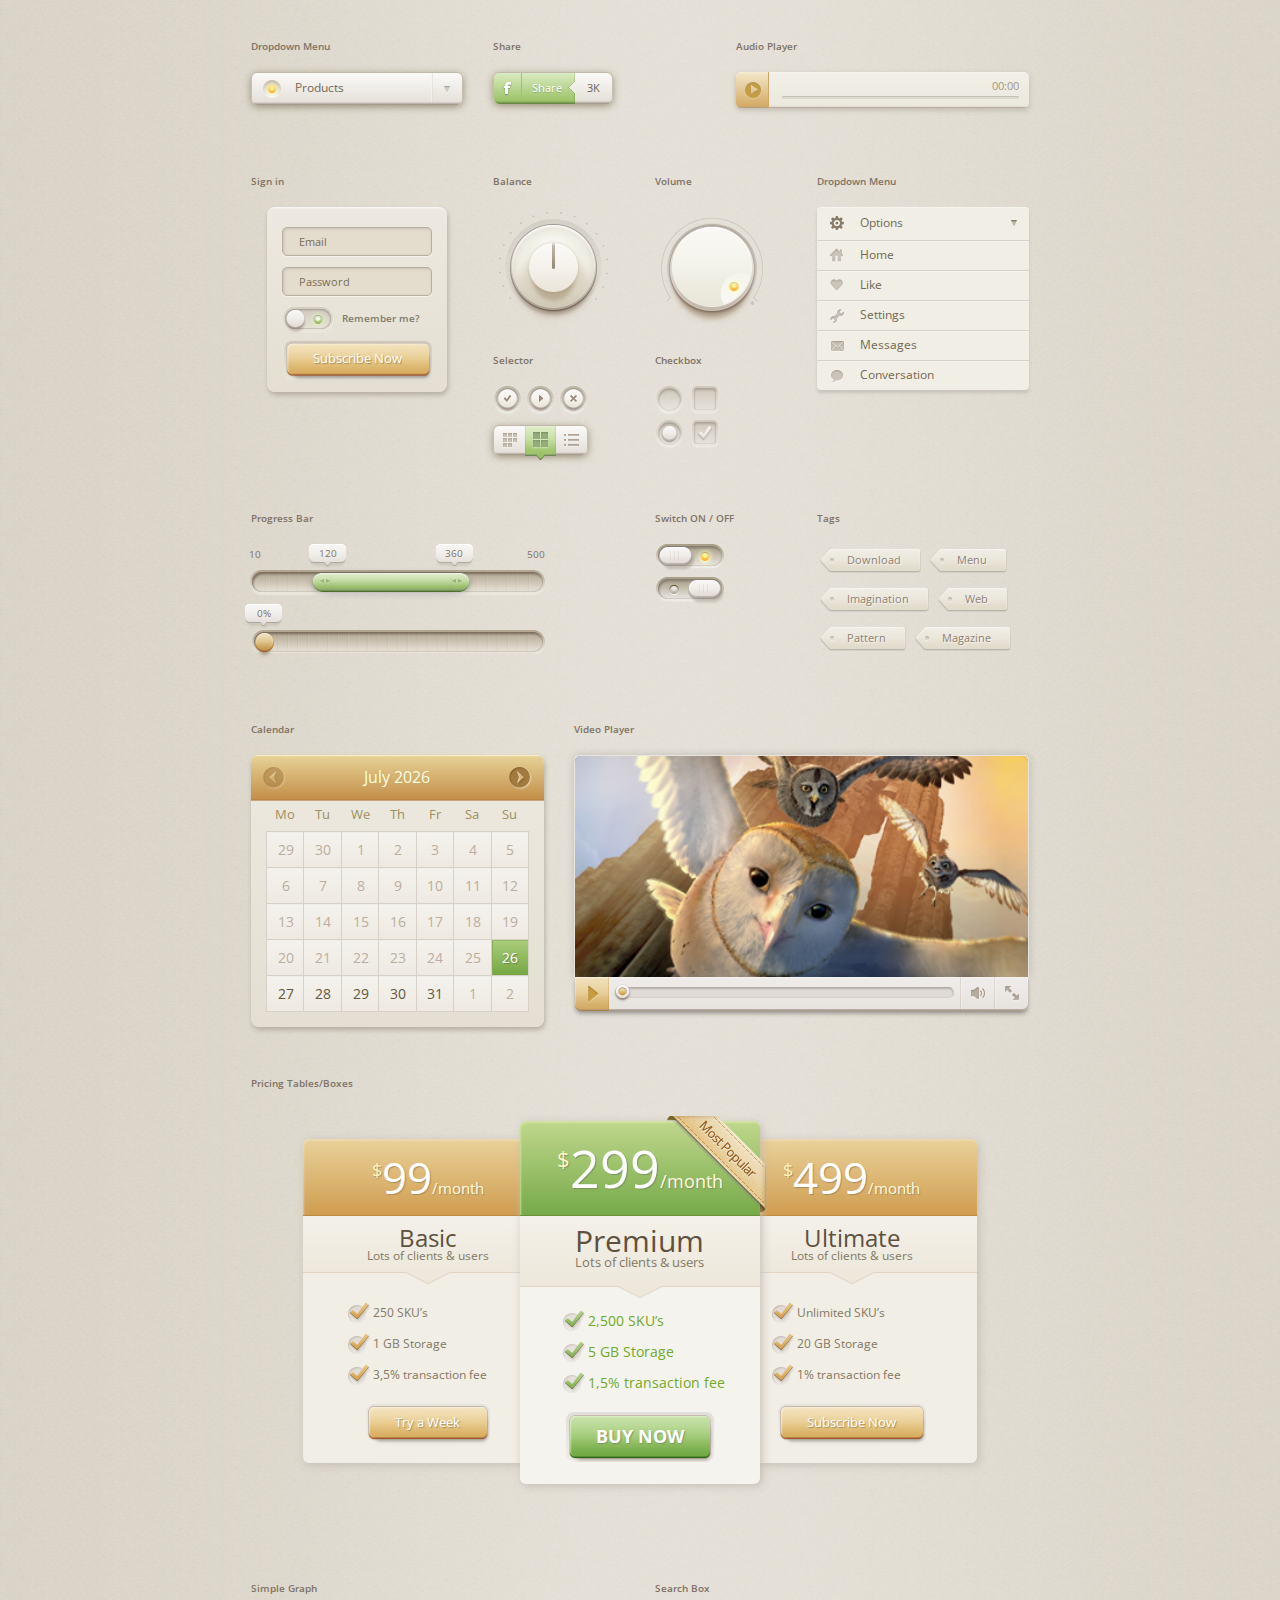
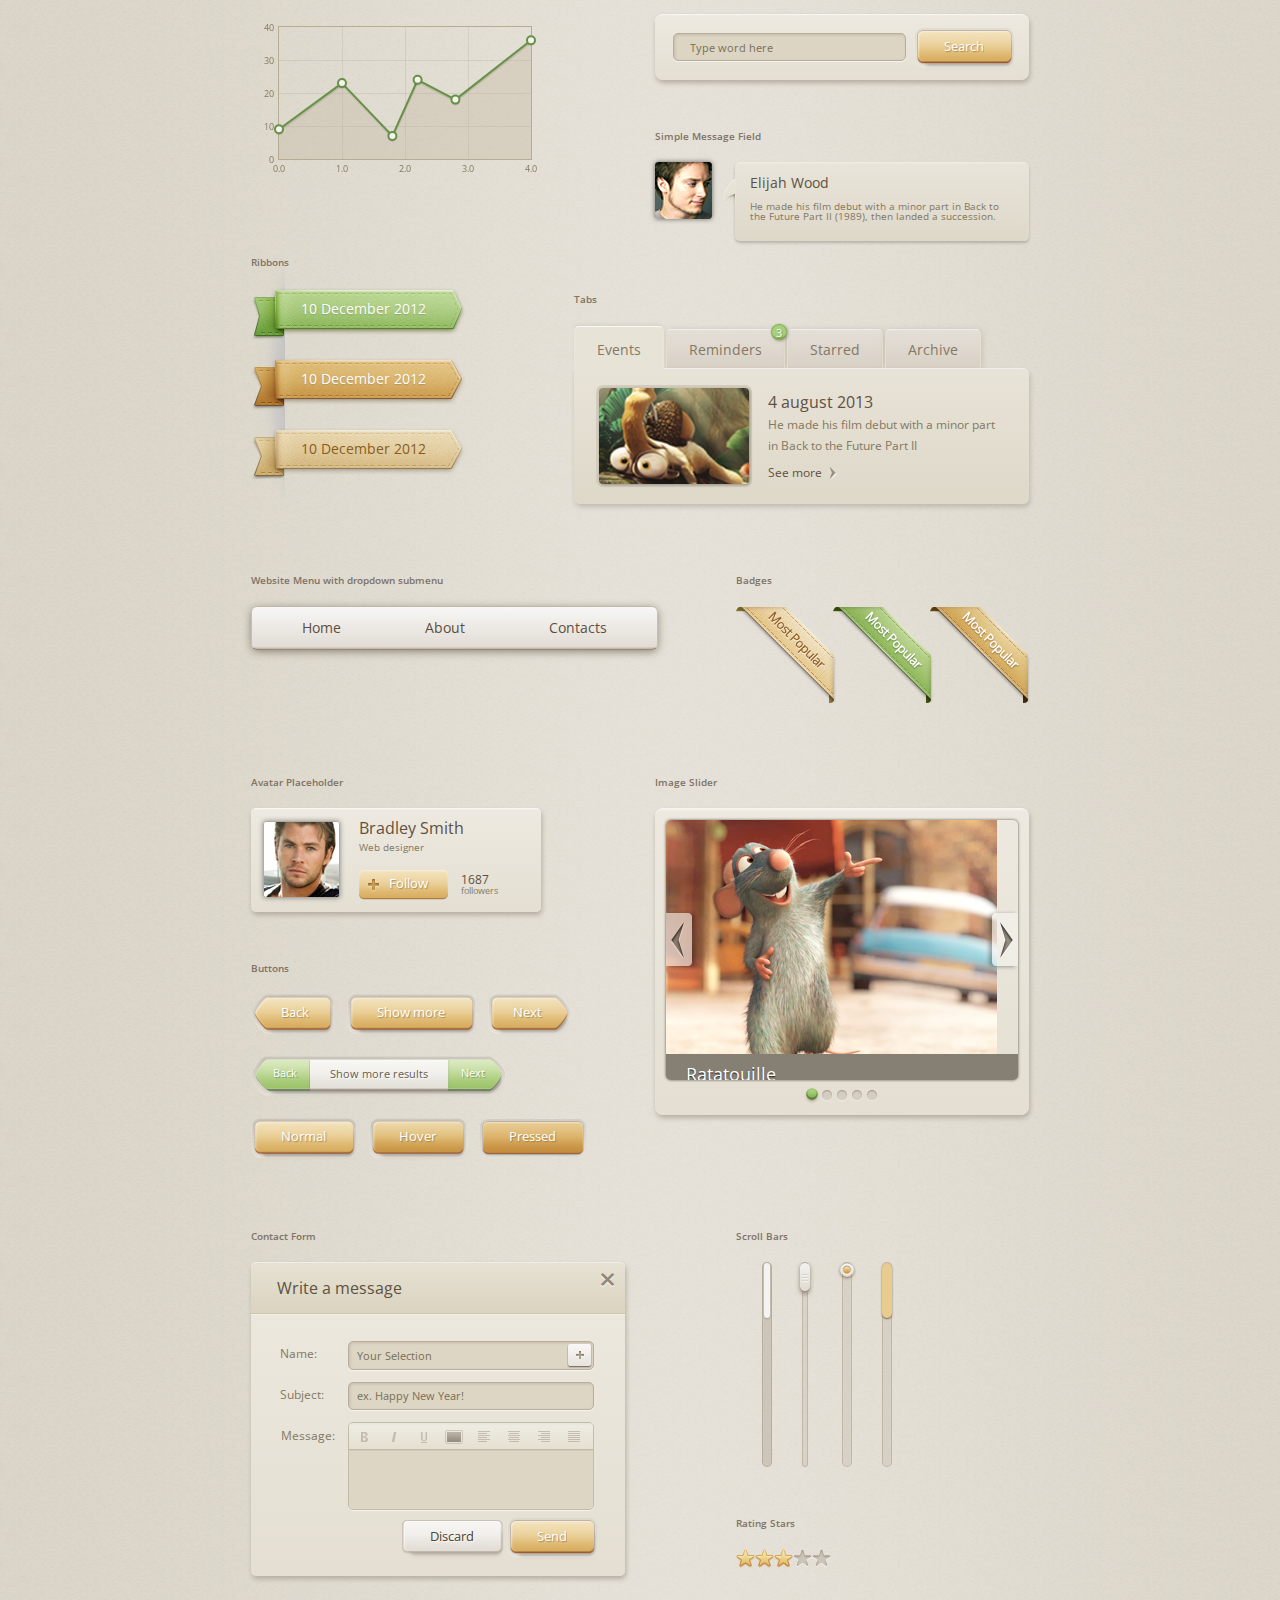
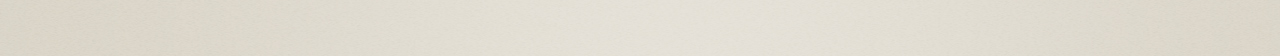
<file: src/main/resources/static/vanilla-cream-css/index.html>
<!doctype html>
<!--[if lt IE 7 ]><html lang="en" class="no-js ie6"> <![endif]-->
<!--[if IE 7 ]><html lang="en" class="no-js ie7"> <![endif]-->
<!--[if IE 8 ]><html lang="en" class="no-js ie8"> <![endif]-->
<!--[if IE 9 ]><html lang="en" class="no-js ie9"> <![endif]-->
<!--[if (gt IE 9)|!(IE)]><!--><html lang="en" class="no-js"> <!--<![endif]-->
<head>
<meta charset="utf-8" />
<meta name="author" content="ThemeFuse" />
<meta name="keywords" content=""/>
<meta name="viewport" content="width=device-width,initial-scale=1"/>
<title>Vanilla Cream | Index</title>

<!-- main JS libs -->
<script src="js/libs/modernizr.min.js"></script>
<script src="js/libs/jquery-1.10.0.js"></script>
<script src="js/libs/jquery-ui.min.js"></script>
<script src="js/libs/bootstrap.min.js"></script>

<!-- Style CSS -->
<link href="css/bootstrap.css" media="screen" rel="stylesheet">
<link href="style.css" media="screen" rel="stylesheet">

<!-- scripts -->
<script src="js/general.js"></script>
<!-- custom input -->
<script src="js/jquery.customInput.js"></script>
<script type="text/javascript" src="js/custom.js"></script>
<!-- Placeholders -->
<script type="text/javascript" src="js/jquery.powerful-placeholder.min.js"></script>
<!-- Progress Bars -->
<script src="js/progressbar.js"></script>
<!-- Calendar -->
<link href="css/jquery-ui-1.8.20.custom.css" rel="stylesheet">
<script src="js/jquery-ui.multidatespicker.js"></script>
<!-- Graph Builder -->
<!--[if lte IE 8]><script language="javascript" type="text/javascript" src="js/excanvas.min.js"></script><![endif]-->
<script type="text/javascript" src="js/jquery.flot.js"></script>
<script type="text/javascript" src="js/jquery.flot.resize.js"></script>
<script type="text/javascript">
    $(function() {
        var graphwidth = $('.widget_graph .inner').width();
        $('.widget_graph .graph').css('height', parseInt(graphwidth/1.7));
        $(window).resize(function() {
            graphwidth = $('.widget_graph .inner').width();
            $('.widget_graph .graph').css('height', parseInt(graphwidth/1.7));
        });

        var d1 = [[0, 9], [1, 23], [1.8, 7], [2.2, 24], [2.8, 18], [4, 36]];
        var graphholder = $("#graph");
        var plot = $.plot(graphholder, [d1], {
            colors: ["#669146", "#afd8f8", "#cb4b4b", "#4da74d", "#9440ed"],
            xaxis: {
                min: null,
                max: null
            },
            yaxis: {
                autoscaleMargin: 0.02
            },
            series: {
                lines: {
                    show: true,
                    lineWidth: 2,
                    fill: true,
                    fillColor: "rgba(188,176,150,0.3)"
                },
                points: {
                    show: true,
                    radius: 4,
                    lineWidth: 2,
                    fillColor: "#f6f3ee"
                }
            },
            grid: {
                hoverable: true,
                clickable: true,
                margin: 12,
                color: "#a09d96",
                borderColor: "#b7ab92"
            }
        });

        function showTooltip(x, y, contents) {
            $("<div id='graph-tooltip'>" + contents + "</div>").css({top: y - 36, left: x - 19}).appendTo("body").fadeIn(200);
        };

        var previousPoint = null;
        $("#graph").on("plothover", function (event, pos, item) {

            if (item) {
                if (previousPoint != item.dataIndex) {

                    previousPoint = item.dataIndex;

                    $("#graph-tooltip").remove();
                    var x = item.datapoint[0].toFixed(2),
                        y = item.datapoint[1].toFixed(2);

                    showTooltip(item.pageX, item.pageY, '$' + y*100);
                }
            } else {
                $("#graph-tooltip").remove();
                previousPoint = null;
            }
        });
    });
</script>

<!-- range sliders -->
<script src="js/jquery.slider.bundle.js"></script>
<script src="js/jquery.slider.js"></script>
<link rel="stylesheet" href="css/jslider.css">
<!-- Visual Text Editor -->
<script src="js/nicEdit.js"></script>
<!-- Volume, Balance -->
<script type="text/javascript" src="js/knobRot-0.2.2.js"></script>
<!-- Video Player -->
<link href="css/video-js.css" rel="stylesheet">
<script src="js/video.js"></script>
<!-- Audio Player -->
<link href="css/jplayer.css" rel="stylesheet">
<script src="js/jquery.jplayer.min.js"></script>
<script src="js/jplayer.playlist.min.js"></script>
<script type="text/javascript">
    //<![CDATA[
    $(document).ready(function(){

        new jPlayerPlaylist({
            jPlayer: "#jquery_jplayer_1",
            cssSelectorAncestor: "#jp_container_1"
        }, [
            {
                title:"<ul><li class='item-artist'>3 Doors Down&#160;&#8211;&#160;</li><li class='item-song'>Superman</li></ul>",
                mp3:"http://www.jplayer.org/audio/mp3/TSP-05-Your_face.mp3",
                oga:"http://www.jplayer.org/audio/ogg/TSP-05-Your_face.ogg"
            },
            {
                title:"<ul><li class='item-artist'>Daft Punk&#160;&#8211;&#160;</li><li class='item-song'>Get Lucky</li></ul>",
                mp3:"http://www.jplayer.org/audio/mp3/TSP-07-Cybersonnet.mp3",
                oga:"http://www.jplayer.org/audio/ogg/TSP-07-Cybersonnet.ogg"
            },
            {
                title:"<ul><li class='item-artist'>Justin Timberlake&#160;&#8211;&#160;</li><li class='item-song'>Mirrors</li></ul>",
                mp3:"http://www.jplayer.org/audio/mp3/Miaow-07-Bubble.mp3",
                oga:"http://www.jplayer.org/audio/ogg/Miaow-07-Bubble.ogg"
            }
        ], {
            swfPath: "js",
            supplied: "oga, mp3",
            wmode: "window",
            smoothPlayBar: false,
            keyEnabled: false
        });
    });
    //]]>
</script>

<!-- Scroll Bars -->
<script src="js/jquery.mousewheel.js"></script>
<script src="js/jquery.jscrollpane.min.js"></script>
<script type="text/javascript">
	jQuery(function()
	{
		jQuery('.scrollbar').jScrollPane({
			verticalDragMaxHeight: 55,
			verticalDragMinHeight:55
		});

		jQuery('.scrollbar.style2').jScrollPane({
			verticalDragMaxHeight: 30,
			verticalDragMinHeight:30
		});

		jQuery('.scrollbar.style3').jScrollPane({
			verticalDragMaxHeight: 14,
			verticalDragMinHeight:14
		});

		jQuery('.scrollbar.style4').jScrollPane({
			verticalDragMaxHeight: 55,
			verticalDragMinHeight:55
		});
	});
</script>

<!-- Multiselect -->
<link rel="stylesheet" href="css/chosen.css">
<script src="js/jquery.chosen.min.js" type="text/javascript"></script>
<script type="text/javascript">
    jQuery(document).ready(function() {
        jQuery('#contact_name').chosen({ width: "100%" });
    });
</script>

<!--[if lt IE 9]><script src="js/respond.min.js"></script><![endif]-->
<!--[if gte IE 9]>
<style type="text/css">
    .gradient {filter: none !important;}
</style>
<![endif]-->
</head>

<body>

<div class="container">

    <!-- content -->
    <div class="content " role="main">
        <!-- row -->
        <div class="row">
            <div class="col-xs-7 col-sm-3 col-sm-offset-1">
                <h6 class="foo">Dropdown Menu</h6>

                <!-- Dropdown Menu -->
                <div class="dropdownMenu style2 gradient">
                    <a id="drop1" href="#" role="button" class="dropdown-toggle" data-toggle="dropdown"><i class="ico-cat ico-cat1"></i>Products</a>
                    <ul class="dropdown-menu" role="menu" aria-labelledby="drop1">
                        <li role="presentation"><a role="menuitem" tabindex="-1" href="#"><i class="ico-cat ico-cat2"></i>Home</a></li>
                        <li role="presentation"><a role="menuitem" tabindex="-1" href="#"><i class="ico-cat ico-cat3"></i>Like</a></li>
                        <li role="presentation"><a role="menuitem" tabindex="-1" href="#"><i class="ico-cat ico-cat4"></i>Settings</a></li>
                        <li role="presentation"><a role="menuitem" tabindex="-1" href="#"><i class="ico-cat ico-cat5"></i>Messages</a></li>
                        <li role="presentation"><a role="menuitem" tabindex="-1" href="#"><i class="ico-cat ico-cat6"></i>Conversation</a></li>
                    </ul>
                </div>
                <!--/ Dropdown Menu -->
            </div>

            <div class="col-xs-5 col-sm-3">
                <h6 class="foo">Share</h6>

                <!-- Share Button -->
                <a class="shareButton gradient" href="#"><span class="shareIcon"><i></i></span><span class="shareText">Share</span><span class="shareCount gradient">3K</span></a>
                <!--/ Share Button -->
            </div>

            <div class="clearfix visible-xs"></div>

            <div class="col-xs-12 col-sm-4">
                <h6 class="foo">Audio Player</h6>

                <!-- Widget Audio Player -->
                <div class="widget-container widget-audio boxed">
                    <div class="inner">
                        <div id="jquery_jplayer_1" class="jp-jplayer"></div>
                        <div id="jp_container_1" class="jp-audio">
                            <div class="inner">
                                <div class="jp-playlist">
                                    <ul class="jp-playlist-inner">
                                        <li></li>
                                    </ul>
                                </div>
                                <div class="jp-gui jp-interface">
                                    <div class="jp-controls-wrap">
                                        <div class="song_title"></div>
                                        <div class="jp-current-time"></div>
                                        <div class="jp-duration"></div>
                                        <div class="clear"></div>
                                        <div class="jp-progress">
                                            <div class="jp-seek-bar">
                                                <div class="jp-play-bar"></div>
                                            </div>
                                        </div>
                                        <ul class="jp-controls">
                                            <li><a href="javascript:;" class="jp-mute" tabindex="1" title="mute">mute</a></li>
                                            <li><a href="javascript:;" class="jp-unmute" tabindex="1" title="unmute">unmute</a></li>
                                            <li><a href="javascript:;" class="jp-previous disabled" tabindex="1">previous</a></li>
                                            <li><a href="javascript:;" class="jp-play gradient" tabindex="1">play</a></li>
                                            <li><a href="javascript:;" class="jp-pause gradient" tabindex="1">pause</a></li>
                                            <li><a href="javascript:;" class="jp-next" tabindex="1">next</a></li>
                                            <li><a href="javascript:;" class="jp-stop" tabindex="1">stop</a></li>
                                            <li><a href="javascript:;" class="jp-repeat" tabindex="1" title="repeat">repeat</a></li>
                                            <li><a href="javascript:;" class="jp-repeat-off" tabindex="1" title="repeat off">repeat off</a></li>
                                            <li><a href="javascript:;" class="jp-volume-max" tabindex="1" title="max volume">max volume</a></li>
                                            <li><a href="javascript:;" class="jp-shuffle" tabindex="1" title="shuffle">shuffle</a></li>
                                            <li><a href="javascript:;" class="jp-shuffle-off" tabindex="1" title="shuffle off">shuffle off</a></li>
                                        </ul>
                                        <div class="jp-volume-bar">
                                            <div class="jp-volume-bar-value"></div>
                                        </div>
                                    </div>
                                </div>
                                <div class="jp-no-solution">
                                    <span>Update Required</span>
                                    <a href="http://get.adobe.com/flashplayer/" target="_blank">Flash plugin</a>.
                                </div>
                            </div>
                        </div>
                    </div>
                </div>
                <!-- Widget Audio Player -->
            </div>
        </div>
        <!--/ row -->

        <!-- row -->
        <div class="row">
            <div class="col-sm-3 col-sm-offset-1">
                <h6 class="foo">Sign in</h6>

                <!-- login widget -->
                <div class="widget-container widget_login styled boxed boxed-cream">
                    <div class="inner">
                        <form action="#" method="post" class="loginform">
                            <div class="field_text">
                                <label for="user_login" class="label_title">Email</label>
                                <input type="text" name="log" id="user_login" value="" placeholder="Email" />
                                <span class="input_icon input_email"></span>
                            </div>
                            <div class="field_text">
                                <label for="user_pass" class="label_title">Password</label>
                                <input type="password" name="pwd" id="user_pass" value="" placeholder="Password" />
                                <span class="input_icon input_pass"></span>
                            </div>
                            <div class="rowRemember clearfix">
                                <div class="forgetmenot input_styled checklist">
                                    <div class="rowCheckbox checkbox-middle"><input type="checkbox" name="remember" id="remember" value="3" checked><label for="remember">Remember&nbsp;me?</label></div>
                                </div>
                                <span class="forget_password"><a href="#">Forgot Password?</a></span>
                                <input type="hidden" name="redirect_to" value="">
                                <input type="hidden" name="testcookie" value="1">
                            </div>
                            <div class="rowSubmit">
                                <span class="btn btn-hover"><input type="submit" name="login-submit" id="login-submit" value="Subscribe Now" /></span>
                            </div>
                        </form>
                    </div>
                </div>
                <!--/ login widget -->
            </div>

            <div class="col-sm-4">
                <!-- row level 2 -->
                <div class="row">
                    <div class="col-xs-6 col-sm-6">
                        <h6 class="foo">Balance</h6>

                        <!-- Balance control -->
                        <div class="widget-knob widget-balance">
                            <input type="text" value="0" autocomplete="off" id="balance" />
                            <script type="text/javascript">
                                $(document).ready(function() {
                                    $('#balance').knobRot({
                                        'classes': ['balance'],
                                        'dragVertical': false,
                                        'frameCount': 51,
                                        'frameWidth': 87,
                                        'frameHeight': 87,
                                        'detent': true,
                                        'detentThreshold': 2,
                                        'minimumValue': -50,
                                        'maximumValue': 50,
                                        'hideInput': true
                                    });
                                });
                            </script>
                        </div>
                        <!--/ Balance control -->
                    </div>
                    <div class="col-xs-6 col-sm-6">
                        <h6 class="foo">Volume</h6>

                        <!-- Volume control -->
                        <div class="widget-knob widget-volume">
                            <input type="text" value="100"  autocomplete="off" id="volume" />
                            <script type="text/javascript">
                                $(document).ready(function() {
                                    $('#volume').knobRot({
                                        'classes': ['volume'],
                                        'dragVertical': false,
                                        'frameCount': 45,
                                        'frameWidth': 88,
                                        'frameHeight': 88,
                                        'detent': true,
                                        'detentThreshold': 5,
                                        'minimumValue': 0,
                                        'maximumValue': 100,
                                        'hideInput': true
                                    });
                                });
                            </script>
                        </div>
                        <!--/ Volume control -->
                    </div>
                </div>
                <!--/ row level 2 -->

                <!-- row level 2 -->
                <div class="row">
                    <div class="col-xs-6 col-sm-6">

                        <h6 class="foo">Selector</h6>

                        <!-- Mini Buttons -->
                        <div class="buttons-mini">
                            <a href="#" class="btn btn-mini" title="Check"></a>
                            <a href="#" class="btn btn-mini btn-play" title="Play"></a>
                            <a href="#" class="btn btn-mini btn-close" title="Close"></a>
                        </div>
                        <!--/ Mini Buttons -->

                        <div class="margin-30 clearfix">
                            <!-- List Selector -->
                            <ul id="listSelector" class="listSelector gradient">
                                <li class="list-multi"><a href="#"></a></li><!--
                                --><li class="list-double selected"><a href="#"></a></li><!--
                                --><li class="list-single"><a href="#"></a></li>
                            </ul>
                            <!--/ List Selector -->
                        </div>
                    </div>
                    <div class="col-xs-6 col-sm-6">
                        <div class="margin-30 clearfix">
                            <h6 class="foo">Checkbox</h6>

                            <!-- Checkbox, Radio -->
                            <div class="input_styled inlinelist pull-left"><div class="rowRadio"><input type="radio" name="signup3" value="radio_v1" id="radio_v1"><label for="radio_v1"></label></div></div>
                            <div class="input_styled checklist pull-left"><div class="rowCheckbox"><input name="signup" type="checkbox" id="signup" value="signup"><label for="signup"></label></div></div>
                            <div class="clear"></div>
                            <div class="input_styled inlinelist pull-left"><div class="rowRadio"><input type="radio" name="signup3" value="radio_v2" id="radio_v2" checked><label for="radio_v2"></label></div></div>
                            <div class="input_styled checklist pull-left"><div class="rowCheckbox"><input name="signup2" checked type="checkbox" id="signup2" value="signup2"><label for="signup2"></label></div></div>
                            <!--/ Checkbox, Radio -->
                        </div>
                    </div>
                </div>
                <!--/ row level 2 -->
            </div>

            <div class="col-sm-3">
                <h6 class="foo">Dropdown Menu</h6>

                <!-- Dropdown Menu -->
                <div class="dropdownMenu gradient open">
                    <a id="drop2" href="#" role="button" class="dropdown-toggle" data-toggle="dropdown"><i class="ico-cat"></i>Options</a>
                    <ul class="dropdown-menu" role="menu" aria-labelledby="drop2">
                        <li role="presentation"><a role="menuitem" tabindex="-1" href="#"><i class="ico-cat ico-cat2"></i>Home</a></li>
                        <li role="presentation"><a role="menuitem" tabindex="-1" href="#"><i class="ico-cat ico-cat3"></i>Like</a></li>
                        <li role="presentation"><a role="menuitem" tabindex="-1" href="#"><i class="ico-cat ico-cat4"></i>Settings</a></li>
                        <li role="presentation"><a role="menuitem" tabindex="-1" href="#"><i class="ico-cat ico-cat5"></i>Messages</a></li>
                        <li role="presentation"><a role="menuitem" tabindex="-1" href="#"><i class="ico-cat ico-cat6"></i>Conversation</a></li>
                    </ul>
                </div>
                <!--/ Dropdown Menu -->
            </div>
        </div>
        <!--/ row -->

        <!-- row -->
        <div class="row">
            <div class="col-sm-4 col-sm-offset-1">
                <div class="margin-30">
                    <h6 class="foo">Progress Bar</h6>

                    <!-- Range slider -->
                    <div class="range-slider">
                        <input id="price_range" type="text" name="price_range" value="120;360">
                    </div>
                    <script type="text/javascript" >
                        jQuery(document).ready(function($) {
                            // Price Range Input
                            $("#price_range").rangeslider({
                                from: 10,
                                to: 500,
                                limits: false,
                                scale: ['10', '500'],
                                heterogeneity: ['50/250'],
                                step: 10,
                                smooth: true,
                                dimension: ''
                            });
                        });
                    </script>
                    <!-- Range slider -->

                    <!-- Progress Bar -->
                    <div id="progressBar1" class="progressbar">
                        <span class="mark-left">0%</span>
                        <span class="mark-right">100%</span>
                        <div class="percent"></div>
                        <div class="pbar"></div>
                        <div class="elapsed"></div>
                        <div class="remained"></div>
                    </div>
                    <script type="text/javascript">
                        $(document).ready(function() {
                            $('#progressBar1').anim_progressbar({
                                totaltime: 180
                            });
                        });
                    </script>
                    <!--/ Progress Bar -->
                </div>
            </div>

            <div class="col-sm-2 col-sm-offset-1">
                <div class="margin-30 clearfix">
                    <h6 class="foo">Switch ON / OFF</h6>

                    <div class="input_styled checklist"><div class="rowCheckbox checkbox-large"><input name="invoice" type="checkbox" checked id="invoice" value="invoice"><label for="invoice"></label></div></div>
                    <div class="input_styled checklist"><div class="rowCheckbox checkbox-large"><input name="invoice2" type="checkbox" id="invoice2" value="invoice2"><label for="invoice2"></label></div></div>
                </div>
            </div>

            <div class="col-sm-3">
                <h6 class="foo">Tags</h6>

                <!-- tags -->
                <div class="tagcloud style3 margin-30">
                    <a href="#" class="tag-link-1" title="2 topics"><span>Download</span></a>
                    <a href="#" class="tag-link-2" title="3 topics"><span>Menu</span></a>
                    <a href="#" class="tag-link-7" title="6 topics"><span>Imagination</span></a>
                    <a href="#" class="tag-link-3" title="5 topics"><span>Web</span></a>
                    <a href="#" class="tag-link-4" title="8 topics"><span>Pattern</span></a>
                    <a href="#" class="tag-link-8" title="8 topics"><span>Magazine</span></a>
                </div>
                <!--/ tags -->
            </div>
        </div>
        <!--/ row -->

        <!-- row -->
        <div class="row">
            <div class="col-sm-4 col-sm-offset-1">
                <h6 class="foo">Calendar</h6>

                <!-- widget calendar-->
                <div class="widget-container widget_calendar boxed boxed-cream">
                    <div class="inner">
                        <input type="text" name="date_departure" class="inputField" value="" id="date_departure">
                        <script>
                            // <![CDATA[
                            jQuery(document).ready(function($) {
                                var daysRange = 5;

                                function assignCalendar(id){
                                    $('<div class="calendar" />')
                                            .insertAfter( $(id) )
                                            .multiDatesPicker({
                                                dateFormat: 'yy-mm-dd',
                                                minDate: new Date(),
                                                maxDate: '+1y',
                                                altField: id,
                                                firstDay: 1,
                                                showOtherMonths: true
                                            }).prev().hide();
                                }

                                assignCalendar('#date_departure');
                            });
                            // ]]>
                        </script>
                    </div>
                </div>
                <!--/ widget calendar-->
            </div>

            <div class="col-sm-6">
                <h6 class="foo">Video Player</h6>

                <!-- Video Player -->
                <div class="video_player">
                    <div class="inner">
                        <video id="my_video_1" class="video-js" controls loop
                               preload="auto" poster="images/temp/vjs_poster2.png"
                               data-setup="{}">
                            <source src="http://test.themefuse.com/artiom/galapagos.mp4" type='video/mp4'>
                        </video>
                        <script>
                            _V_("my_video_1").ready(function(){
                                var myPlayer = this;
                                var aspectRatio = 190/390;
                                var width = document.getElementById(myPlayer.id).parentElement.offsetWidth;
                                myPlayer.width(width).height( width * aspectRatio );

                                function resizeVideoJS(){
                                    var width = document.getElementById(myPlayer.id).parentElement.offsetWidth;
                                    myPlayer.width(width).height( width * aspectRatio );
                                }
                                resizeVideoJS();
                                window.onresize = resizeVideoJS;
                            });
                        </script>
                    </div>
                </div>
                <!--/ Video Player -->
            </div>
        </div>
        <!--/ row -->

        <!-- row -->
        <div class="row">
            <div class="col-sm-10 col-sm-offset-1">
                <h6 class="foo">Pricing Tables/Boxes</h6>

                <!-- pricing-->
                <div class="pricing_box price_style1 clearfix">
                    <ul>

                        <li class="price_col">
                            <!--pricing item-->
                            <div class="price_item">
                                <div class="inner">
                                    <div class="badge style2"></div>
                                    <div class="price_col_head">
                                        <span class="price"><sup>$</sup><em>99</em><span>/month</span></span>
                                    </div>
                                    <div class="price_col_body clearfix">
                                        <div class="price_body_inner">
                                            <div class="price_body_top">
                                                <strong>Basic</strong>
                                                <span>Lots of clients &amp; users</span>
                                            </div>
                                            <ul>
                                                <li>250 SKU’s</li>
                                                <li>1 GB Storage</li>
                                                <li>3,5% transaction fee</li>
                                            </ul>
                                        </div>
                                    </div>
                                    <div class="price_col_foot">
                                        <div class="sign_up"><a href="#" class="btn"><span>Try a Week</span></a></div>
                                    </div>
                                </div>
                            </div>
                            <!--/ pricing-item -->
                        </li>

                        <li class="price_col price_col_green col_active">
                            <!--pricing item-->
                            <div class="price_item">
                                <div class="inner">
                                    <div class="badge style2"></div>
                                    <div class="price_col_head">
                                        <span class="price"><sup>$</sup><em>299</em><span>/month</span></span>
                                    </div>
                                    <div class="price_col_body clearfix">
                                        <div class="price_body_inner">
                                            <div class="price_body_top">
                                                <strong>Premium</strong>
                                                <span>Lots of clients  & users</span>
                                            </div>
                                            <ul>
                                                <li>2,500 SKU’s</li>
                                                <li>5 GB Storage</li>
                                                <li>1,5% transaction fee</li>
                                            </ul>
                                        </div>
                                    </div>
                                    <div class="price_col_foot">
                                        <div class="sign_up"><a href="#" class="btn btn-green btn-large"><span>Buy Now</span></a></div>
                                    </div>
                                </div>
                            </div>
                            <!--/ pricing-item -->
                        </li>

                        <li class="price_col">
                            <!--pricing item-->
                            <div class="price_item">
                                <div class="badge style2"></div>
                                <div class="inner">
                                    <div class="price_col_head">
                                        <span class="price"><sup>$</sup><em>499</em><span>/month</span></span>
                                    </div>
                                    <div class="price_col_body clearfix">
                                        <div class="price_body_inner">
                                            <div class="price_body_top">
                                                <strong>Ultimate</strong>
                                                <span>Lots of clients &amp; users</span>
                                            </div>
                                            <ul>
                                                <li>Unlimited SKU’s</li>
                                                <li>20 GB Storage</li>
                                                <li>1% transaction fee</li>
                                            </ul>
                                        </div>
                                    </div>
                                    <div class="price_col_foot">
                                        <div class="sign_up"><a href="#" class="btn"><span>Subscribe Now</span></a></div>
                                    </div>
                                </div>
                            </div>
                            <!--/ pricing-item -->
                        </li>

                    </ul>
                </div>
                <!--/ pricing-->
            </div>
        </div>
        <!--/ row -->

        <!-- row -->
        <div class="row">
            <div class="col-sm-4 col-sm-offset-1">
                <!-- row level 2 -->
                <div class="row">
                    <div class="col-sm-12">
                        <h6 class="foo">Simple Graph</h6>

                        <!-- Simple Graph -->
                        <div class="widget-container widget_graph">
                            <div class="inner">
                                <div id="graph" class="graph"></div>
                            </div>
                        </div>
                        <!--/ Simple Graph -->
                    </div>
                    <div class="col-sm-10">
                        <h6 class="foo">Ribbons</h6>

                        <div class="ribbons">
                            <!-- Ribbons -->
                            <div class="ribbon ribbon-green"><span>10 December 2012</span></div>
                            <div class="ribbon ribbon-brown"><span>10 December 2012</span></div>
                            <div class="ribbon"><span>10 December 2012</span></div>
                            <!--/ Ribbons -->
                        </div>
                    </div>
                </div>
                <!--/ row level 2 -->
            </div>

            <div class="col-sm-6">
                <!-- row level 2 -->
                <div class="row">
                    <div class="col-sm-10 col-sm-offset-2">
                        <h6 class="foo">Search Box</h6>

                        <!-- search widget -->
                        <div class="widget-container widget_search styled boxed boxed-cream">
                            <div class="inner">
                                <form method="get" id="searchform2" action="#">
                                    <div class="clearfix">
                                        <span class="btn"><input type="submit" value="Search" /></span>
                                        <div class="field_text"><input name="search" value="" type="text" placeholder="Type word here" /></div>
                                    </div>
                                </form>
                            </div>
                        </div>
                        <!--/ search widget -->
                    </div>
                    <div class="col-sm-10 col-sm-offset-2">
                        <h6 class="foo">Simple Message Field</h6>

                        <!-- post comments -->
                        <div class="comment-list styled clearfix" id="comments">
                            <ol>
                                <li class="comment">
                                    <div class="comment-body">
                                        <div class="comment-arrow"></div>
                                        <div class="comment-avatar">
                                            <div class="avatar"><img src="images/temp/avatar3.png" alt="" /></div>
                                        </div>
                                        <div class="comment-text">
                                            <div class="comment-author clearfix">
                                                <a href="#" class="link-author">Elijah Wood</a>
                                            </div>
                                            <div class="comment-entry">
                                                He made his film debut with a minor part in Back to the Future Part II (1989), then landed a succession.
                                            </div>
                                        </div>
                                        <div class="clear"></div>
                                    </div>
                                </li>
                            </ol>
                        </div>
                        <!--/ post comments -->
                    </div>
					<div class="clearfix"></div>
                    <div class="col-sm-12">
                        <h6 class="foo">Tabs</h6>

                        <!-- tabs -->
                        <div class="tabs_framed styled">
                            <div class="inner">
                                <ul class="tabs clearfix active_bookmark1">
                                    <li class="active"><a href="#events" data-toggle="tab">Events</a></li>
                                    <li><a href="#reminders" data-toggle="tab"><sup class="note">3</sup>Reminders</a></li>
                                    <li><a href="#starred" data-toggle="tab">Starred</a></li>
                                    <li><a href="#archive" data-toggle="tab">Archive</a></li>
                                </ul>

                                <div class="tab-content clearfix">
                                    <div class="tab-pane fade in active" id="events">
                                        <div class="tab_image pull-left"><img src="images/temp/tabimage4.png" alt="" /></div>
                                        <h4>4 august 2013</h4>
                                        <p>He made his film debut with a minor part in Back to the Future Part II</p>
                                        <a href="#" class="see-more"><span>See more</span></a>
                                    </div>
                                    <div class="tab-pane fade" id="reminders">
                                        <div class="tab_image pull-right"><img src="images/temp/tabimage5.png" alt="" /></div>
                                        <h4>5 November</h4>
                                        <p>He made his film debut with a minor part in Back to the Future Part II</p>
                                        <a href="#" class="see-more"><span>See more</span></a>
                                    </div>
                                    <div class="tab-pane fade" id="starred">
                                        <div class="tab_image pull-left"><img src="images/temp/tabimage6.png" alt="" /></div>
                                        <h4>11 October</h4>
                                        <p>He made his film debut with a minor part in Back to the Future Part II</p>
                                        <a href="#" class="see-more"><span>See more</span></a>
                                    </div>
                                    <div class="tab-pane fade" id="archive">
                                        <div class="tab_image pull-right"><img src="images/temp/tabimage7.png" alt="" /></div>
                                        <h4>14 September</h4>
                                        <p>He made his film debut with a minor part in Back to the Future Part II</p>
                                        <a href="#" class="see-more"><span>See more</span></a>
                                    </div>
                                </div>
                            </div>
                        </div>
                        <!--/ tabs -->
                    </div>
                </div>
                <!--/ row level 2 -->
            </div>
        </div>
        <!--/ row -->

        <!-- row -->
        <div class="row">
            <div class="col-sm-6 col-sm-offset-1">
                <h6 class="foo">Website Menu with dropdown submenu</h6>

                <!-- Website Menu -->
                <div id="topmenu">
                    <ul class="dropdown clearfix gradient">
                        <li class="menu-level-0"><a href="#"><span>Home</span></a></li>
                        <li class="menu-level-0"><a href="#"><span>About</span></a>
                            <ul class="submenu-1">
                                <li class="menu-level-1"><a href="#">Web design</a></li>
                                <li class="menu-level-1"><a href="#">User interface</a></li>
                                <li class="menu-level-1"><a href="#">Social media</a>
                                    <ul class="submenu-2">
                                        <li class="menu-level-2"><a href="#">Gallery images</a></li>
                                        <li class="menu-level-2"><a href="#">OneByOne Slider</a></li>
                                        <li class="menu-level-2"><a href="#">Video in header</a></li>
                                        <li class="menu-level-2"><a href="#">Video Slider</a></li>
                                    </ul>
                                </li>
                            </ul>
                        </li>
                        <li class="menu-level-0"><a href="#"><span>Contacts</span></a></li>
                    </ul>
                </div>
                <!--/ Website Menu -->
            </div>

            <div class="col-sm-4">
                <h6 class="foo">Badges</h6>

                <div class="badges2">
                    <!-- Badges -->
                    <div class="badge style2"></div>
                    <div class="badge style2 badge-green"></div>
                    <div class="badge style2 badge-brown"></div>
                    <!--/ Badges -->
                </div>
            </div>
        </div>
        <!--/ row -->

        <!-- row -->
        <div class="row">
            <div class="col-sm-5 col-sm-offset-1">
                <h6 class="foo">Avatar Placeholder</h6>

                <!-- Avatar Placeholder -->
                <div class="widget-container widget_avatar boxed boxed-cream">
                    <div class="inner clearfix">
                        <div class="avatar"><img src="images/temp/avatar.png" alt="" /></div>
                        <h5>Bradley Smith</h5>
                        <span class="subtitle">Web designer</span>
                        <div class="follow">
                            <a href="#" class="btn btn-follow"><span>Follow</span></a>
                            <div class="followers">
                                <span class="counter">1687</span>
                                <span>followers</span>
                            </div>
                        </div>
                    </div>
                </div>
                <!--/ Avatar Placeholder -->

                <h6 class="foo">Buttons</h6>

                <div class="buttons-wrap">
                    <!-- Buttons -->
                    <div class="buttons">
                        <a href="#" class="btn btn-left"><span>Back</span></a>
                        <a href="#" class="btn btn-hover"><span>Show more</span></a>
                        <a href="#" class="btn btn-right"><span>Next</span></a>
                    </div>

                    <div class="buttons">
                        <a href="#" class="btn btn-left btn-green"><span>Back</span></a><!--
                         --><a href="#" class="btn btn-acute"><span>Show more results</span></a><!--
                         --><a href="#" class="btn btn-right btn-green"><span>Next</span></a>
                    </div>

                    <div class="buttons">
                        <a href="#" class="btn btn-hover"><span>Normal</span></a>
                        <a href="#" class="btn btn-hover hover"><span>Hover</span></a>
                        <a href="#" class="btn btn-hover active"><span>Pressed</span></a>
                    </div>
                    <!--/ Buttons -->
                </div>
            </div>

            <div class="col-sm-5">
                <h6 class="foo">Image Slider</h6>

                <!-- Image Slider -->
                <div class="widget-container widget_gallery boxed boxed-cream">
                    <div class="inner">
                        <div id="myCarousel" class="carousel slide" data-interval="20000">
                            <!-- Carousel items -->
                            <div class="carousel-inner">
                                <div class="active item">
                                    <img src="images/temp/top-slider-5.jpg" alt="" />
                                    <div class="carousel-title"><h6>Ratatouille</h6><p>The latest unstoppable hero</p></div>
                                </div>
                                <div class="item">
                                    <img src="images/temp/top-slider-2.jpg" alt="" />
                                    <div class="carousel-title"><h6>Horton</h6><p>Change your fate</p></div>
                                </div>
                                <div class="item">
                                    <img src="images/temp/top-slider-3.jpg" alt="" />
                                    <div class="carousel-title"><h6>Surf up</h6><p>Change your fate</p></div>
                                </div>
                                <div class="item">
                                    <img src="images/temp/top-slider-4.jpg" alt="" />
                                    <div class="carousel-title"><h6>Wall-e</h6><p>Disney Pixar</p></div>
                                </div>
                                <div class="item">
                                    <img src="images/temp/top-slider-1.jpg" alt="" />
                                    <div class="carousel-title"><h6>Ice Age</h6><p>Change your fate</p></div>
                                </div>
                            </div>
                            <!-- Carousel indicators -->
                            <ol class="carousel-indicators">
                                <li data-target="#myCarousel" data-slide-to="0" class="active"></li>
                                <li data-target="#myCarousel" data-slide-to="1"></li>
                                <li data-target="#myCarousel" data-slide-to="2"></li>
                                <li data-target="#myCarousel" data-slide-to="3"></li>
                                <li data-target="#myCarousel" data-slide-to="4"></li>
                            </ol>
                            <!-- Carousel nav -->
                            <a class="carousel-control left" href="#myCarousel" data-slide="prev"></a>
                            <a class="carousel-control right" href="#myCarousel" data-slide="next"></a>
                        </div>
                    </div>
                </div>
                <!--/ Image Slider -->
            </div>
        </div>
        <!--/ row -->

        <!-- row -->
        <div class="row">
            <div class="col-sm-5 col-sm-offset-1">
                <h6 class="foo">Contact Form</h6>

                <!-- Contact form -->
                <div class="add-comment styled boxed boxed-cream" id="addcomments">
                    <span class="add-comment-close">&times;</span>
                    <div class="add-comment-title gradient"><h3>Write a message</h3></div>
                    <div class="comment-form">
                        <script type="text/javascript">
                            bkLib.onDomLoaded(function() {
                                var myNicEditor = new nicEditor({
                                    buttonList : [
                                        'bold',
                                        'italic',
                                        'underline',
                                        'forecolor',
                                        'left',
                                        'center',
                                        'right',
                                        'justify'
                                    ]
                                });
                                myNicEditor.setPanel('edit_buttons');
                                myNicEditor.addInstance('styled_message');
                            });
                            setTimeout(function () {
                                var nic_width = $('.nicEdit-panel').width();
                                $('.nicEdit-container').css('width', nic_width);
                                $('.nicEdit-main').css('width', nic_width-24);
                            }, 2000);
                            $(window).resize(function() {
                                var nic_width = $('.nicEdit-panel').width();
                                $('.nicEdit-container').css('width', nic_width);
                                $('.nicEdit-main').css('width', nic_width-24);
                            });
                        </script>
                        <form action="#" method="post" id="commentForm" class="ajax_form">
                            <div class="form-inner">
                                <div class="field_select">
                                    <label for="contact_name" class="label_title">Name:</label>
                                    <select name="contact_name" id="contact_name" multiple data-placeholder="Your Selection">
                                        <option value='example1@gmail.com'>Mike Charley</option>
                                        <option value='example2@gmail.com'>Andy Lurs</option>
                                        <option value='example3@gmail.com'>Toby Lightman</option>
                                        <option value='example4@gmail.com'>Lene Marlin</option>
                                        <option value='example5@gmail.com'>Deep Purple</option>
                                    </select>
                                </div>
                                <div class="field_text">
                                    <label for="subject" class="label_title">Subject:</label>
                                    <input type="text" name="subject" id="subject" value="" placeholder="ex. Happy New Year!" class="inputtext input_middle required" />
                                </div>
                                <div class="clear"></div>
                                <div class="field_text field_textarea">
                                    <div id="edit_buttons" class="edit_buttons gradient"></div>
                                    <label for="styled_message" class="label_title">Message:</label>
                                    <textarea cols="30" rows="10" name="styled_message" id="styled_message" class="textarea textarea_middle"></textarea>
                                </div>
                                <div class="clear"></div>
                            </div>

                            <div class="rowSubmit">
                                <a onclick="document.getElementById('commentForm').reset();return false" href="#" class="link-reset btn btn-white"><span>Discard</span></a>
                                <span class="btn"><input type="submit" id="send" value="Send" /></span>
                            </div>
                        </form>
                    </div>
                </div>
                <!--/ Contact form -->
            </div>

            <div class="col-sm-4 col-sm-offset-1">
                <h6 class="foo">Scroll Bars</h6>

                <div class="scrollbars clearfix">
                    <!-- ScrollBars -->
                    <div class="scrollbar">
                        <div class="inner">
                            <p>These examples show very basic functionality and exist so that I can test that any changes to jScrollPane work cross browser and don't cause any new problems. Note that these examples aren't meant to look pretty, they merely highlight different bits of functionaity which are available. If you want examples of jScrollPane looking good then check out the themes.</p>
                        </div>
                    </div>
                    <div class="scrollbar style2">
                        <div class="inner">
                            <p>These examples show very basic functionality and exist so that I can test that any changes to jScrollPane work cross browser and don't cause any new problems. Note that these examples aren't meant to look pretty, they merely highlight different bits of functionaity which are available. If you want examples of jScrollPane looking good then check out the themes.</p>
                        </div>
                    </div>
                    <div class="scrollbar style3">
                        <div class="inner">
                            <p>These examples show very basic functionality and exist so that I can test that any changes to jScrollPane work cross browser and don't cause any new problems. Note that these examples aren't meant to look pretty, they merely highlight different bits of functionaity which are available. If you want examples of jScrollPane looking good then check out the themes.</p>
                        </div>
                    </div>
                    <div class="scrollbar style4">
                        <div class="inner">
                            <p>These examples show very basic functionality and exist so that I can test that any changes to jScrollPane work cross browser and don't cause any new problems. Note that these examples aren't meant to look pretty, they merely highlight different bits of functionaity which are available. If you want examples of jScrollPane looking good then check out the themes.</p>
                        </div>
                    </div>
                    <!--/ ScrollBars -->
                </div>

                <h6 class="foo">Rating Stars</h6>

                <!-- Rating Stars -->
                <div class="rating clearfix">
                    <span class="star on"><input type="hidden" value="1"></span>
                    <span class="star on"><input type="hidden" value="2"></span>
                    <span class="star on"><input type="hidden" value="3"></span>
                    <span class="star off"><input type="hidden" value="4"></span>
                    <span class="star off"><input type="hidden" value="5"></span>
                </div>
                <!--/ Rating Stars -->
            </div>
        </div>
        <!--/ row -->
    </div>
    <!--/ content -->
</div>
<!--/ container -->

</body>
</html>
</file>
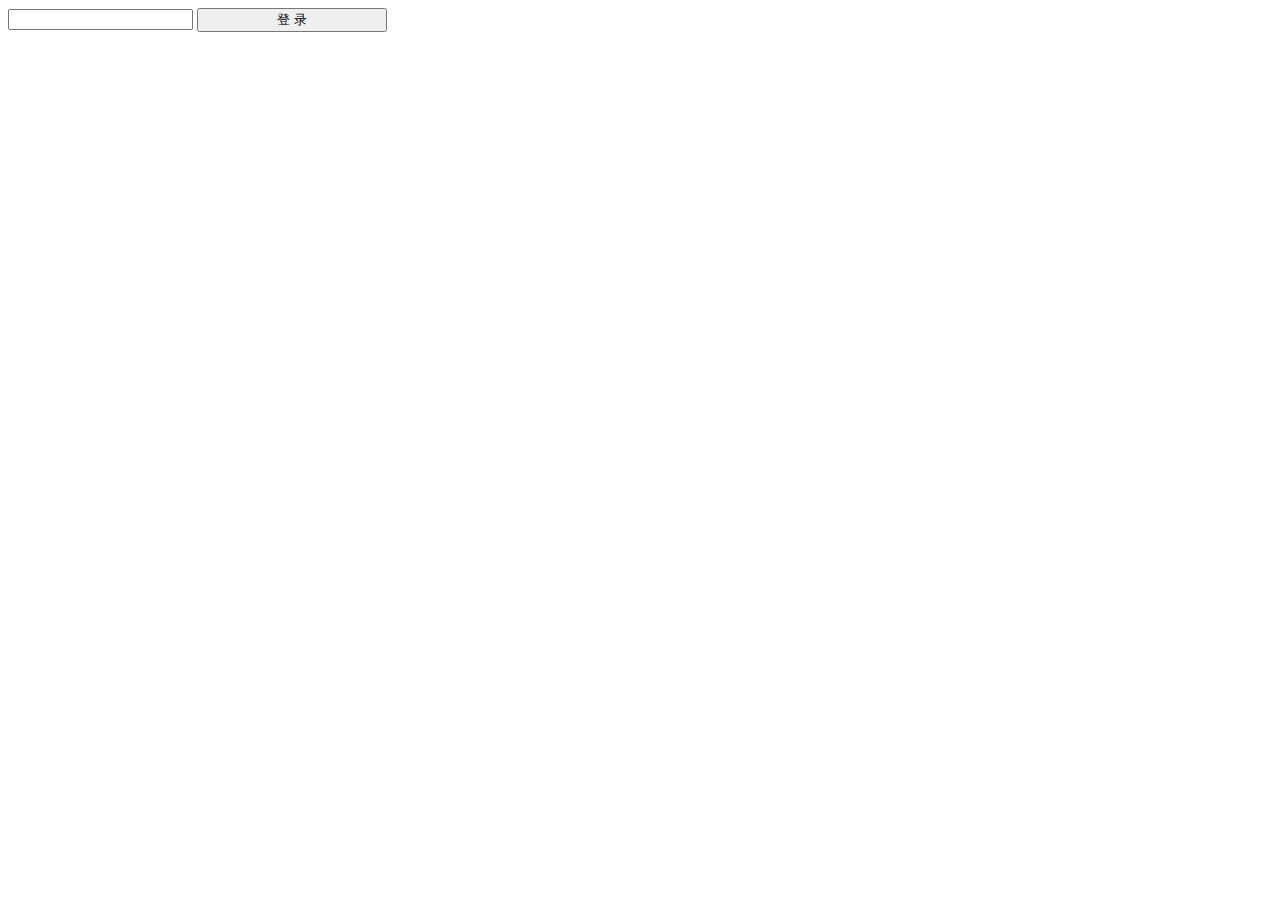
<file: src/main/resources/templates/adduser.html>
<!DOCTYPE html>
<html xmlns:th="http://www.thymeleaf.org">
<head>
    <meta http-equiv="Content-Type" content="text/html;charset=UTF-8" />
    <title>登录</title>
</head>
<body>
<form th:action="@{/adduser}" method="get">

    <input type="hidden" name="user" th:value="*{user}" />
    <input type="text" name="vps" th:value="*{vps}" />
    <button type="submit" style="width:190px;">登 录</button>

</form>
</body>
</html>
</file>
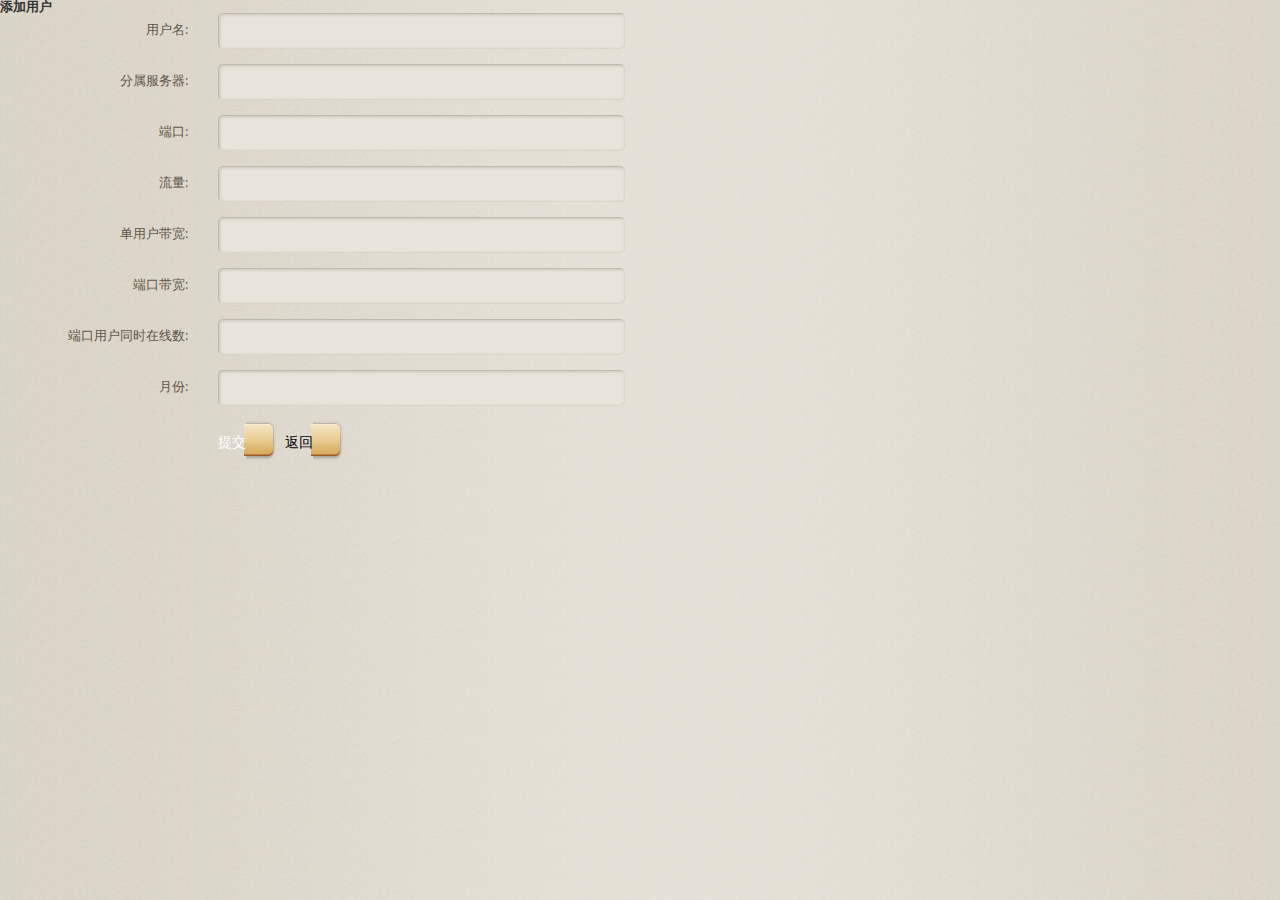
<file: src/main/resources/templates/userForm.html>
<!DOCTYPE html>
<html xmlns:th="http://www.thymeleaf.org">
<head>
    <meta charset="UTF-8"/>
    <title>新增用户</title>

    <!-- main JS libs -->
    <script src="../static/vanilla-cream-css/js/libs/modernizr.min.js" th:src="@{/vanilla-cream-css/js/libs/modernizr.min.js}"></script>
    <script src="../static/vanilla-cream-css/js/libs/jquery-1.10.0.js" th:src="@{/vanilla-cream-css/js/libs/jquery-1.10.0.js}"></script>
    <script src="../static/vanilla-cream-css/js/libs/jquery-ui.min.js" th:src="@{/vanilla-cream-css/js/libs/jquery-ui.min.js}"></script>
    <script src="../static/vanilla-cream-css/js/libs/bootstrap.min.js" th:src="@{/vanilla-cream-css/js/libs/bootstrap.min.js}"></script>

    <!-- Style CSS -->
    <link rel="stylesheet" href="../static/vanilla-cream-css/css/bootstrap.css" th:href="@{/vanilla-cream-css/css/bootstrap.css}" />
    <link rel="stylesheet" href="../static/vanilla-cream-css/style.css"  th:href="@{/vanilla-cream-css/style.css}"  />
    <!-- scripts -->
    <script src="../static/vanilla-cream-css/js/general.js" th:src="@{/vanilla-cream-css/js/general.js}"></script>

    <!-- Include all needed stylesheets and scripts here -->

    <!--[if lt IE 9]><script src="../static/vanilla-cream-css/js/respond.min.js" th:src="@{/vanilla-cream-css/js/respond.min.js}"></script><![endif]-->
    <!--[if gte IE 9]>
    <style type="text/css">
        .gradient {filter: none !important;}
    </style>
    <![endif]-->
</head>

<body>
<div class="body_wrap">
    <legend>
        <strong>添加用户</strong>
    </legend>

    <form th:action="@{/user/{action}(action=${action})}" method="post" class="form-horizontal">

        <!--/*@thymesVar id="user" type="com.sawcao.ssradmin.admin.domain.User"*/-->
        <input type="hidden" name="username" th:value="${user.userName}"/>

        <div class="form-group">
            <label for="user_user" class="col-sm-2 control-label">用户名:</label>
            <div class="col-xs-4">
                <input type="text" class="form-control" id="user_user" name="name" th:value="${user.userName}"
                       th:field="*{user.userName}"/>
            </div>
        </div>

        <div class="form-group">
            <label for="user_vps" class="col-sm-2 control-label">分属服务器:</label>
            <div class="col-xs-4">
                <input type="text" class="form-control" id="user_vps" name="writer" th:value="${user.vpsName}"
                       th:field="*{user.vpsName}"/>
            </div>
        </div>

        <div class="form-group">
            <label for="user_port" class="col-sm-2 control-label">端口:</label>
            <div class="col-xs-4">
                <input type="text" class="form-control" id="user_port" name="writer" th:value="${user.port}"
                       th:field="*{user.port}"/>
            </div>
        </div>
        <div class="form-group">
            <label for="user_transfer" class="col-sm-2 control-label">流量:</label>
            <div class="col-xs-4">
                <input type="text" class="form-control" id="user_transfer" name="writer" th:value="${user.transfer}"
                       th:field="*{user.transfer}"/>
            </div>
        </div>
        <div class="form-group">
            <label for="user_speedthread" class="col-sm-2 control-label">单用户带宽:</label>
            <div class="col-xs-4">
                <input type="text" class="form-control" id="user_speedthread" name="writer" th:value="${user.speedThread}"
                       th:field="*{user.speedThread}"/>
            </div>
        </div>
        <div class="form-group">
            <label for="user-speedport" class="col-sm-2 control-label">端口带宽:</label>
            <div class="col-xs-4">
                <input type="text" class="form-control" id="user-speedport" name="writer" th:value="${user.speedPort}"
                       th:field="*{user.speedPort}"/>
            </div>
        </div>
        <div class="form-group">
            <label for="user_usernum" class="col-sm-2 control-label">端口用户同时在线数:</label>
            <div class="col-xs-4">
                <input type="text" class="form-control" id="user_usernum" name="writer" th:value="${user.userNum}"
                       th:field="*{user.userNum}"/>
            </div>
        </div>
        <div class="form-group">
            <label for="user_months" class="col-sm-2 control-label">月份:</label>
            <div class="col-xs-4">
                <input type="text" class="form-control" id="user_months" name="writer" th:value="${user.months}"
                       th:field="*{user.months}"/>
            </div>
        </div>

        <div class="form-group">
            <div class="col-sm-offset-2 col-sm-10">
                <input class="btn btn-primary" type="submit" value="提交"/>&nbsp;&nbsp;
                <input class="btn" type="button" value="返回" onclick="history.back()"/>
            </div>
        </div>
    </form>
</div>
</body>
</html>
</file>
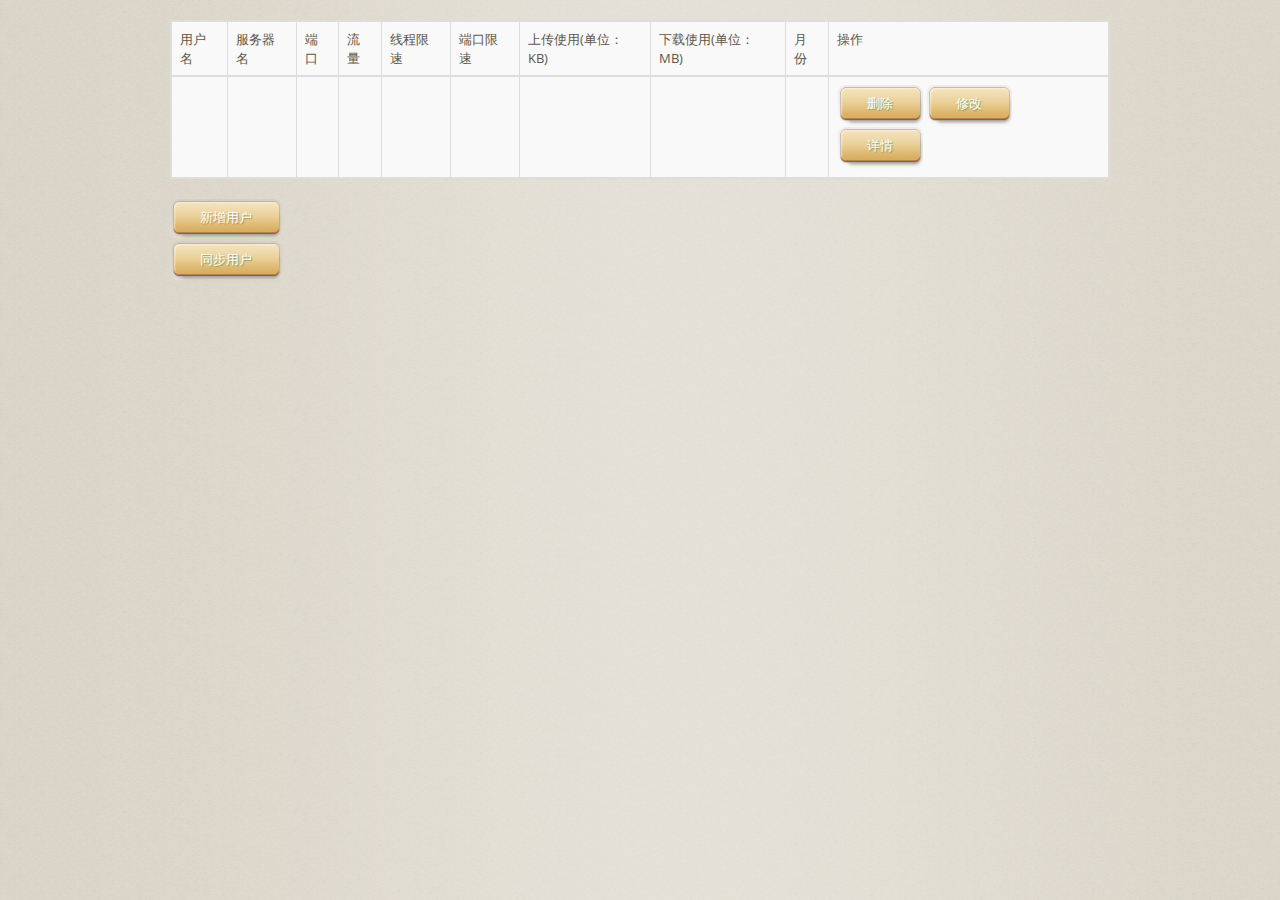
<file: src/main/resources/templates/UserList.html>
<!DOCTYPE html>
<html xmlns:th="http://www.thymeleaf.org">
<head>
    <meta charset="UTF-8"/>
    <title>用户列表</title>

    <!-- main JS libs -->
    <script src="../static/vanilla-cream-css/js/libs/modernizr.min.js" th:src="@{/vanilla-cream-css/js/libs/modernizr.min.js}"></script>
    <script src="../static/vanilla-cream-css/js/libs/jquery-1.10.0.js" th:src="@{/vanilla-cream-css/js/libs/jquery-1.10.0.js}"></script>
    <script src="../static/vanilla-cream-css/js/libs/jquery-ui.min.js" th:src="@{/vanilla-cream-css/js/libs/jquery-ui.min.js}"></script>
    <script src="../static/vanilla-cream-css/js/libs/bootstrap.min.js" th:src="@{/vanilla-cream-css/js/libs/bootstrap.min.js}"></script>

    <!-- Style CSS -->
    <link rel="stylesheet" href="../static/vanilla-cream-css/css/bootstrap.css" th:href="@{/vanilla-cream-css/css/bootstrap.css}" />
    <link rel="stylesheet" href="../static/vanilla-cream-css/style.css"  th:href="@{/vanilla-cream-css/style.css}"  />
    <!-- scripts -->
    <script src="../static/vanilla-cream-css/js/general.js" th:src="@{/vanilla-cream-css/js/general.js}"></script>

    <!-- Include all needed stylesheets and scripts here -->

    <!--[if lt IE 9]><script src="../static/vanilla-cream-css/js/respond.min.js" th:src="@{/vanilla-cream-css/js/respond.min.js}"></script><![endif]-->
    <!--[if gte IE 9]>
    <style type="text/css">
        .gradient {filter: none !important;}
    </style>
    <![endif]-->
</head>
<head>
    <meta charset="UTF-8">
    <title>Title</title>
</head>
<body>
<div id="sending" style="filter:alpha(opacity=80); position:absolute; top:310px; left:135px; z-index:10; visibility:hidden; width: 617px; height: 81px;">
    <TABLE WIDTH=80% BORDER=0 CELLSPACING=0 CELLPADDING=0><TR><td width=30%></td><TD bgcolor=#104A7B><TABLE WIDTH=100% height=80 BORDER=0 CELLSPACING=2 CELLPADDING=0><TR><td bgcolor=#eeeeee align=center>正在处理数据, 请稍候...</td></tr></table></td><td width=30%></td></tr></table>
</div>
<div class="content" role="main">
    <div class="container">
    <table class="table table-striped table-bordered">
        <tr>
            <th>用户名</th>
            <th>服务器名</th>
            <th>端口</th>
            <th>流量</th>
            <th>线程限速</th>
            <th>端口限速</th>
            <th>上传使用(单位：KB)</th>
            <th>下载使用(单位：MB)</th>
            <th>月份</th>
            <th>操作</th>
        </tr>
        <tbody>
        <tr th:each="user : ${userList}" class="text-info">
            <th scope="row" th:text="${user.userName}"></th>
            <td th:text="${user.vpsName}"></td>
            <td th:text="${user.port}"></td>
            <td th:text="${user.transfer}"></td>
            <td th:text="${user.speedThread}"></td>
            <td th:text="${user.speedPort}"></td>
            <td th:text="${user.utrans}"></td>
            <td th:text="${user.dtrans}"></td>
            <td th:text="${user.months}"></td>
            <td><a class="btn btn-green" th:href="@{/user/delete/{userId}(userId=${user.userName})}"><span>删除</span></a>
            <a class="btn btn-green" th:href="@{/user/update/{userId}(userId=${user.userName})}"><span>修改</span></a>
            <a class="btn btn-green" th:href="@{/user/details/{vpsname}(vpsname=${user.vpsName})}"><span>详情</span></a></td>
        </tr>
        </tbody>
    </table>

    <div>
        <a class="btn btn-primary" href="/user/create" role="button"><span>新增用户</span></a></div>
        <a class="btn btn-green" href="/user/refresh" role="button" sending.style.visibility="visible"><span>同步用户</span></a></div>
    </div>
</body>
</html>
</file>
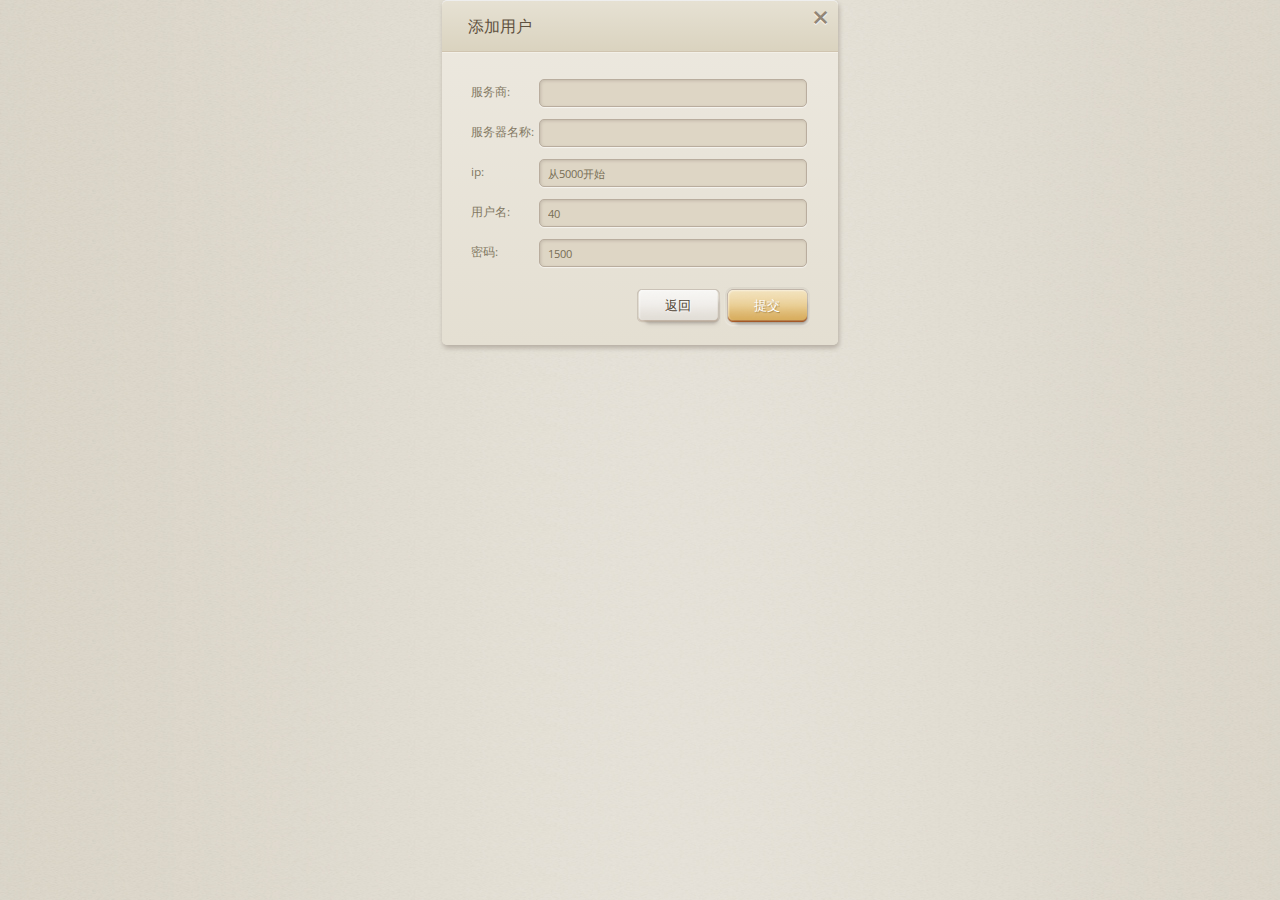
<file: src/main/resources/templates/vpsform.html>
<!DOCTYPE html>
<html xmlns:th="http://www.thymeleaf.org">
<head>
    <meta charset="UTF-8"/>
    <title>新增用户</title>

    <!-- main JS libs -->
    <script src="../static/vanilla-cream-css/js/libs/modernizr.min.js" th:src="@{/vanilla-cream-css/js/libs/modernizr.min.js}"></script>
    <script src="../static/vanilla-cream-css/js/libs/jquery-1.10.0.js" th:src="@{/vanilla-cream-css/js/libs/jquery-1.10.0.js}"></script>
    <script src="../static/vanilla-cream-css/js/libs/jquery-ui.min.js" th:src="@{/vanilla-cream-css/js/libs/jquery-ui.min.js}"></script>
    <script src="../static/vanilla-cream-css/js/libs/bootstrap.min.js" th:src="@{/vanilla-cream-css/js/libs/bootstrap.min.js}"></script>

    <!-- Style CSS -->
    <link rel="stylesheet" href="../static/vanilla-cream-css/css/bootstrap.css" th:href="@{/vanilla-cream-css/css/bootstrap.css}" />
    <link rel="stylesheet" href="../static/vanilla-cream-css/style.css"  th:href="@{/vanilla-cream-css/style.css}"  />
    <!-- scripts -->
    <script src="../static/vanilla-cream-css/js/general.js" th:src="@{/vanilla-cream-css/js/general.js}"></script>

    <!-- Include all needed stylesheets and scripts here -->

    <!--[if lt IE 9]><script src="../static/vanilla-cream-css/js/respond.min.js" th:src="@{/vanilla-cream-css/js/respond.min.js}"></script><![endif]-->
    <!--[if gte IE 9]>
    <style type="text/css">
        .gradient {filter: none !important;}
    </style>
    <![endif]-->
</head>

<body>
<div class="col-sm-4 col-sm-offset-4">
    <div class="add-comment styled boxed boxed-cream gradient" id="addcomments">
        <span class="add-comment-close">×</span>
        <div class="add-comment-title gradient"><h3>添加用户</h3></div>
        <div class="comment-form">
            <script type="text/javascript">
                bkLib.onDomLoaded(function() {
                    var myNicEditor = new nicEditor({
                        buttonList : [
                            'bold',
                            'italic',
                            'underline',
                            'forecolor',
                            'left',
                            'center',
                            'right',
                            'justify'
                        ]
                    });
                    myNicEditor.setPanel('edit_buttons');
                    myNicEditor.addInstance('styled_message');
                });
                setTimeout(function () {
                    var nic_width = $('.nicEdit-panel').width();
                    $('.nicEdit-container').css('width', nic_width);
                    $('.nicEdit-main').css('width', nic_width-24);
                }, 2000);
                $(window).resize(function() {
                    var nic_width = $('.nicEdit-panel').width();
                    $('.nicEdit-container').css('width', nic_width);
                    $('.nicEdit-main').css('width', nic_width-24);
                });
            </script>
            <form action="#" method="post" id="commentForm" class="ajax_form">
                <div class="form-inner">
                    <div class="field_select">
                        <label for="username" class="label_title">服务商:</label>
                        <input type="text" name="subject" id="username" value=""  class="inputtext input_middle required gradient" hidefocus="true" style="outline: none;" th:value="${vps.vpsService}"
                               th:field="*{vps.vpsService}">
                    </div>
                    <div class="field_text">
                        <label for="vpsname" class="label_title">服务器名称:</label>
                        <input type="text" name="subject" id="vpsname" value=""  class="inputtext input_middle required gradient" hidefocus="true" style="outline: none;" th:value="${vps.vpsName}"
                               th:field="*{vps.vpsName}">
                    </div>
                    <div class="clear"></div>
                    <div class="field_text">
                        <label for="port" class="label_title">ip:</label>
                        <input type="text" name="subject" id="port" value="" placeholder="从5000开始" class="inputtext input_middle required gradient" hidefocus="true" style="outline: none;" th:value="${vps.ip}"
                               th:field="*{vps.ip}">
                    </div>
                    <div class="clear"></div>
                    <div class="field_text">
                        <label for="transfer" class="label_title">用户名:</label>
                        <input type="text" name="subject" id="transfer" value="" placeholder="40" class="inputtext input_middle required gradient" hidefocus="true" style="outline: none;" th:value="${vps.userName}"
                               th:field="*{vps.userName}">
                    </div>
                    <div class="clear"></div>
                    <div class="field_text">
                        <label for="user_speedthread" class="label_title">密码:</label>
                        <input type="text" name="subject" id="user_speedthread" value="" placeholder="1500" class="inputtext input_middle required gradient" hidefocus="true" style="outline: none;" th:value="${vps.password}"
                               th:field="*{vps.password}">
                    </div>
                    <div class="clear"></div>
                </div>

                <div class="rowSubmit">
                    <a onclick="document.getElementById('commentForm').reset();return false" href="/vps/vpslist" class="link-reset btn btn-white" hidefocus="true" style="outline: none;"><span>返回</span></a>
                    <span class="btn" style="opacity: 1;"><input type="submit" id="send" value="提交" hidefocus="true" style="outline: none;" class="gradient"></span>
                </div>
            </form>
        </div>
    </div>
</div>


</body>
</html>
</file>
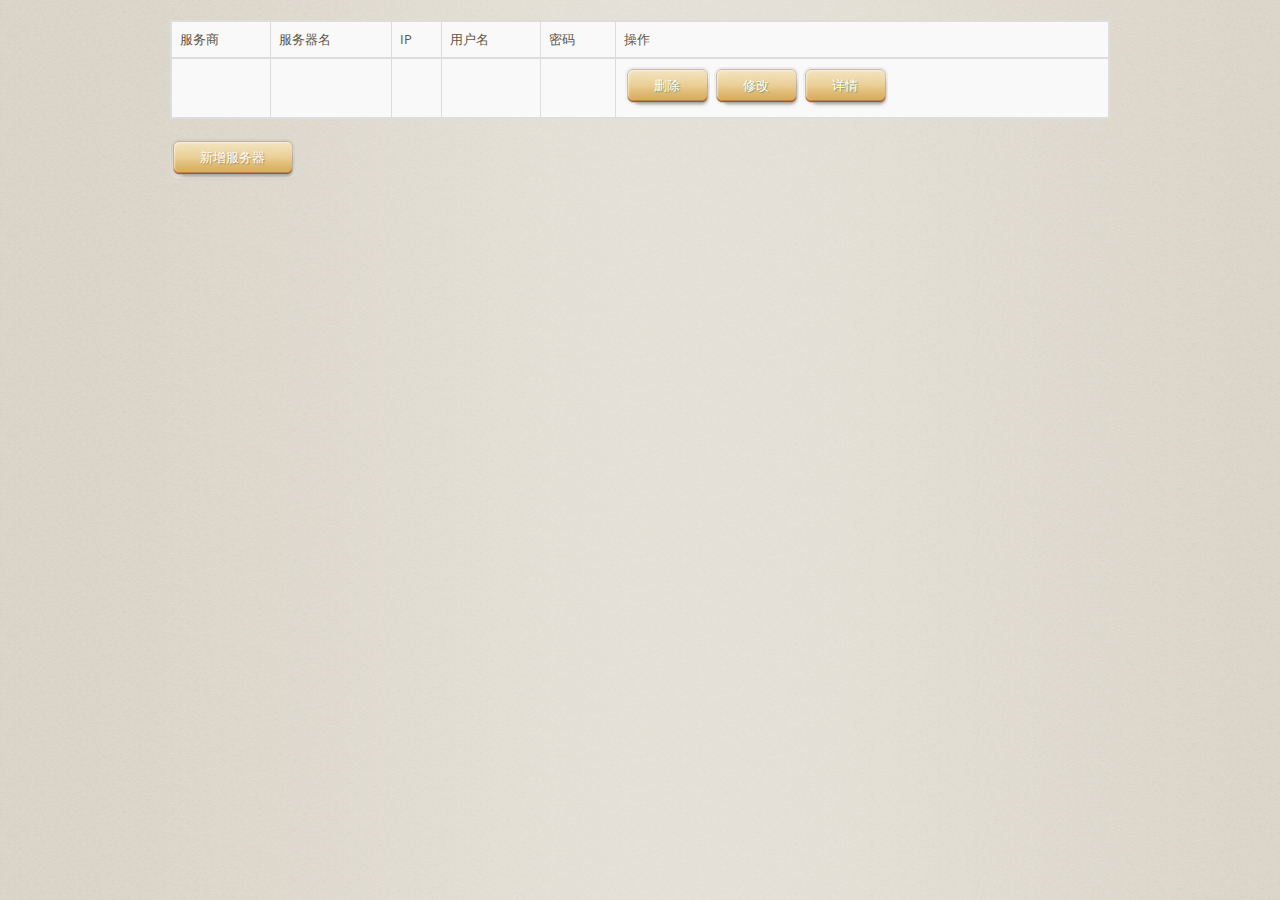
<file: src/main/resources/templates/vpslist.html>
<!DOCTYPE html>
<html xmlns:th="http://www.thymeleaf.org">
<head>
    <meta charset="UTF-8"/>
    <title>VPS列表</title>

    <!-- main JS libs -->
    <script src="../static/vanilla-cream-css/js/libs/modernizr.min.js" th:src="@{/vanilla-cream-css/js/libs/modernizr.min.js}"></script>
    <script src="../static/vanilla-cream-css/js/libs/jquery-1.10.0.js" th:src="@{/vanilla-cream-css/js/libs/jquery-1.10.0.js}"></script>
    <script src="../static/vanilla-cream-css/js/libs/jquery-ui.min.js" th:src="@{/vanilla-cream-css/js/libs/jquery-ui.min.js}"></script>
    <script src="../static/vanilla-cream-css/js/libs/bootstrap.min.js" th:src="@{/vanilla-cream-css/js/libs/bootstrap.min.js}"></script>

    <!-- Style CSS -->
    <link rel="stylesheet" href="../static/vanilla-cream-css/css/bootstrap.css" th:href="@{/vanilla-cream-css/css/bootstrap.css}" />
    <link rel="stylesheet" href="../static/vanilla-cream-css/style.css"  th:href="@{/vanilla-cream-css/style.css}"  />
    <!-- scripts -->
    <script src="../static/vanilla-cream-css/js/general.js" th:src="@{/vanilla-cream-css/js/general.js}"></script>

    <!-- Include all needed stylesheets and scripts here -->

    <!--[if lt IE 9]><script src="../static/vanilla-cream-css/js/respond.min.js" th:src="@{/vanilla-cream-css/js/respond.min.js}"></script><![endif]-->
    <!--[if gte IE 9]>
    <style type="text/css">
        .gradient {filter: none !important;}
    </style>
    <![endif]-->
</head>
<head>
    <meta charset="UTF-8">
    <title>Title</title>
</head>
<body>
<div class="content" role="main">
    <div class="container">
    <table class="table table-striped table-bordered">
        <tr>
            <th>服务商</th>
            <th>服务器名</th>
            <th>IP</th>
            <th>用户名</th>
            <th>密码</th>
            <th>操作</th>
        </tr>
        <tbody>
        <tr th:each="vps : ${vpsList}" class="text-info">
            <td th:text="${vps.vpsService}"></td>
            <td th:text="${vps.vpsName}"></td>
            <td th:text="${vps.ip}"></td>
            <td th:text="${vps.userName}"></td>
            <td th:text="${vps.password}"></td>
            <td><a class="btn btn-green" th:href="@{/vps/delete/{vpsName}(vpsName=${vps.vpsName})}"><span>删除</span></a>
                <a class="btn btn-green" th:href="@{/vps/update/{vpsName}(vpsName=${vps.vpsName})}"><span>修改</span></a>
                <a class="btn btn-green" th:href="@{/vps/details/{vpsname}(vpsname=${vps.vpsName})}"><span>详情</span></a></td>
        </tr>
        </tbody>
    </table>

    <div><a class="btn btn-primary" href="/vps/create" role="button"><span>新增服务器</span></a></div>
    </div>
</div>
</body>
</html>
</file>
<file: src/main/resources/static/vanilla-cream-css/style.css>
/*
Kit Name: Vanilla Cream
Kit URI: http://pixelkit.com/kits/light-ui-kit
Description: 100+ elements
Version: 1.0
Author: PixelKit
Author URI: http://pixelkit.com

CSS STRUCTURE:

1. GENERAL TYPOGRAPHY
	- Fonts
	- Global Reset
	- General Styles
	- Clear Floats
	- Typography
	- Buttons
	- Custom checkboxes, radios
	- Ribbons
	- Badges
	- Rating Stars

2. PAGE ITEMS, WIDGETS
	- Table Pricing
	- Sidebar widgets
		- Widget Tags
		- Widget Calendar
	- Comments
	- Forms
    	    - Comment Form
    	    - Login Form
    	    - Search Form
	- Dividers
	- Tabs
    	    - Tabs Style 1
    	    - Tabs Style 2

3. INDEX PAGE
    - Header (Kit Name)
	- Main Menu
	- Dropdown Menu
	        - Dropdown Menu Style 1
	        - Dropdown Menu Style 2
	- Contact Form styled
	- Login Form styled
	- Search Form styled
	- Progress Bars
	- Knobs
	- Simple Message Field
	- Scroll Bars
	- Avatar Placeholder
	- Simple Graph
	- Image Slider
	- Notifications
	- Share Button
	- List Selector

/*===================================================*/
/* 1. GENERAL TYPOGRAPHY */
/*===================================================*/

/*-----------------------------------*/
/* Fonts */
/*-----------------------------------*/

@import url(http://fonts.googleapis.com/css?family=Open+Sans:300italic,400italic,600italic,700italic,800italic,300,400,600,700,800);

/*-----------------------------------*/
/* Global Reset */
/*-----------------------------------*/

html, body, div, span, applet, object, iframe, h1, h2, h3, h4, h5, h6, p, blockquote, pre, a, abbr, acronym, address, big, cite, code, del, dfn, em, img, ins, kbd, q, s, samp, small, strike, strong, sub, sup, tt, var, b, u, i, center, dl, dt, dd, ol, ul, li, fieldset, form, label, legend, table, caption, tbody, tfoot, thead, tr, th, td, article, aside, canvas, details, embed, figure, figcaption, footer, header, hgroup, menu, nav, output, ruby, section, summary, time, mark, audio, video {
	margin: 0;
	padding: 0;
	border: 0;
	font-size: 100%;
	font: inherit;
	vertical-align: baseline; }
article, aside, details, figcaption, figure, footer, header, hgroup, menu, nav, section {
	display: block}
body {
	line-height: 1; }
ol, ul {
	list-style: none; }
blockquote, q {
	quotes: none; }
blockquote:before, blockquote:after, q:before, q:after {
	content: '';
	content: none; }
table {
	border-collapse: collapse;
	border-spacing: 0}

html { font-size: 100%; -webkit-text-size-adjust: 100%; -ms-text-size-adjust: 100%; -webkit-font-smoothing: antialiased; }

/*-----------------------------------*/
/* General Styles */
/*-----------------------------------*/

body {
    font-family: 'Open Sans', sans-serif;
	font-weight: 400;
    color:#605647;
	font-size:13px;
	position:relative;
	background: url(images/bg.jpg) center top repeat;
}
::-moz-selection {
	background: #aba98c;
	color: #000;
	text-shadow: none;
}
::selection {
	background: #aba98c;
	color: #333;
	text-shadow: none;
}
a:hover,
a:focus {
	color: #8D8569;
	text-decoration: none;
}
a:active{background-color: transparent;}

input, textarea, input[type="submit"]:focus, div {
    outline: 0 none;
    font-family: 'Open Sans', sans-serif;
}
button, input, select, textarea {vertical-align: top; margin: 0;}

.alpha{margin-left:0 !important;}
.omega{margin-right:0 !important;}

/*-----------------------------------*/
/* Clear Floats */
/*-----------------------------------*/

html body * span.clear,
html body * div.clear,
html body * li.clear,
html body * dd.clear {
	background: none;
	border: 0;
	clear: both;
	display: block;
	float: none;
	font-size: 0;
	list-style: none;
	margin: 0;
	padding: 0;
	overflow: hidden;
	visibility: hidden;
	width: 0;
	height: 0;
}

.clearfix {
	*zoom: 1;
}
.clearfix:before,
.clearfix:after {
	display: table;
	line-height: 0;
	content: "";
}
.clearfix:after {
	clear: both;
}

/*-----------------------------------*/
/* Typography */
/*-----------------------------------*/

h1, h2, h3, h4, h5, h6 {
	color: #3E362B;
    font-weight: 600;
	line-height:1.2em;
	margin-bottom:.7em;
	text-shadow: 0 1px 1px #FFF;
}
h1{font-size:29px}
h2{font-size:25px}
h3{font-size:23px}
h4{font-size:19px}
h5{font-size:17px}
h6{font-size:14px}

em{font-style: italic;}
strong{font-weight: 700;}
small{font-size: 85%;}

i{
	position: relative;
	top: 0;
	left: 0;
	display: inline-block;
	overflow: hidden;
	text-decoration: none;
	font-style: normal;
	background-repeat: no-repeat;
	margin-right: 15px;
}
p{
	line-height: 21px;
	margin-bottom: 16px;
    text-shadow: 0 2px 0 rgba(255,255,255,0.5);
}
.margin-30{margin-bottom:30px;}

h6.foo{
    font-size: 10px;
	color:#807367;
	text-shadow:none;
	margin:20px 0;
}

/*-----------------------------------*/
/* Buttons */
/*-----------------------------------*/

/* foo classes */
.buttons-wrap{margin-bottom: 50px;}
.buttons{margin-bottom:20px;}
.buttons .btn{margin-right:10px;}
.buttons .btn.btn-left.btn-green,
.buttons .btn.btn-right.btn-green,
.buttons .btn.btn-acute{margin-right:0;}
.buttons-mini{margin-bottom:10px;}
.buttons-mini .btn{margin-right:1px;}
/* end foo classes */

.btn:hover, .btn:focus {
    -webkit-transition: background-position .0s linear;
    -moz-transition: background-position .0s linear;
    -o-transition: background-position .0s linear;
    transition: background-position .0s linear;
}
.btn:hover, .btn:focus, .btn:active, .btn.active, .btn.disabled, .btn[disabled] {
    background-color: transparent;
}
.btn.active, .btn:active,
.btn.btn-white.active, .btn.btn-white:active,
.btn.btn-large.active, .btn.btn-large:active,
.btn.btn-follow.active, .btn.btn-follow:active{
    background-image:url(images/buttons.png);
    -webkit-box-shadow: none;
    -moz-box-shadow: none;
    box-shadow: none;
}

.btn{
    display:inline-block;
    background-image:url(images/buttons.png);
    background-repeat:no-repeat;
    background-color: transparent;
    background-position:right -42px;
    height: 42px;
    line-height: 36px;
    padding: 0;
    padding-right:30px;
    border: 0 none;
    border-radius: 0;
    -webkit-border-radius: 0;
    -moz-border-radius: 0;
    box-shadow: none;
    -webkit-box-shadow: none;
    -moz-box-shadow: none;
}
.btn span,
.btn input{
    display:block;
    background-image:url(images/buttons.png);
    background-repeat:no-repeat;
    background-position:left 0;
    background-color: transparent;
    padding: 0;
    padding-left:30px;
    height: 42px;
    line-height:36px;
    border:none;
    outline:none;
    color: #fff;
    text-shadow:1px 1px 1px rgba(132, 101, 51, 0.6);
    font-size: 13px;
    font-weight: 400;
    white-space: nowrap;
}
.btn input{padding-bottom: 6px;}

.btn.btn-white span,
.btn.btn-white input{
    color: #504433;
    text-shadow:1px 1px 1px rgba(255,255,255,0.75);
}
.btn:hover, .btn:focus{
    background-position:right -42px;
    background-image:url(images/buttons.png);
    background-color: transparent;
    color: #fefae5;
}
.btn.btn-large{
    height: 50px;
    line-height: 48px;
}
.btn.btn-large span,
.btn.btn-large input{
    height: 50px;
    line-height: 48px;
    font-size:18px;
    font-weight: 700;
    text-transform: uppercase;
}
.btn.btn-follow{
    height: 30px;
    line-height: 26px;
    padding-right:20px;
}
.btn.btn-follow span,
.btn.btn-follow input{
    height: 30px;
    line-height: 26px;
}
.btn.btn-search{
    height: 40px;
    line-height: 34px;
    padding-right:40px;
}
.btn.btn-search span,
.btn.btn-search input{
    height: 40px;
    line-height: 34px;
    padding-left:12px;
}
.btn.btn-green span, .btn.btn-green input{text-shadow: 1px 1px 1px #7c9b5f;}
.btn.btn-acute span, .btn.btn-acute input{color:#665b4d; text-shadow: 1px 1px 1px #fff;}

.btn.btn-mini, input.btn.btn-mini{
    width: 29px;
    height: 29px;
    padding: 0;
    background-image:url(images/buttons-mini.png);
    background-repeat:no-repeat;
    background-position:0 0;
}

/* Button Shapes */

.btn.btn-mini.btn-play, input.btn.btn-mini.btn-play{background-position:-29px 0;}
.btn.btn-mini.btn-close, input.btn.btn-mini.btn-close{background-position:-58px 0;}

.btn.btn-hover span, .btn.btn-hover input, .btn.btn-hover span, .btn.btn-hover input{background-position:left -84px;}
.btn.btn-hover, .btn.btn-hover{background-position:right -126px;}
.btn.btn-hover:hover span, .btn.btn-hover:hover input, .btn.btn-hover.hover span, .btn.btn-hover.hover input{background-position:left -168px;}
.btn.btn-hover:hover, .btn.btn-hover.hover{background-position:right -210px;}
.btn.btn-hover:active span, .btn.btn-hover:active input, .btn.btn-hover.active span, .btn.btn-hover.active input{background-position:left -252px;}
.btn.btn-hover:active, .btn.btn-hover.active{background-position:right -294px;}

.btn.btn-white span, .btn.btn-white input{background-position:left -336px;}
.btn.btn-white{background-position:right -378px;}

.btn.btn-left span, .btn.btn-left input{background-position:left -420px;}
.btn.btn-left{background-position:right -462px; padding-right: 25px;}
.btn.btn-right span, .btn.btn-right input{background-position:left -504px;  padding-left: 25px;}
.btn.btn-right{background-position:right -546px;}

.btn.btn-left.btn-green span, .btn.btn-left.btn-green input{background-position:left -588px; line-height: 34px; padding-left: 22px; font-size: 11px;}
.btn.btn-left.btn-green{background-position:right -630px; padding-right: 13px;}
.btn.btn-right.btn-green span, .btn.btn-right.btn-green input{background-position:left -672px; padding-left: 13px; line-height: 34px; font-size: 11px;}
.btn.btn-right.btn-green{background-position:right -714px; padding-right: 22px;}
.btn.btn-acute span, .btn.btn-acute input{background-position:left -756px; padding-left: 20px; font-size: 11px;}
.btn.btn-acute{background-position:right -798px; padding-right: 20px; }

.btn.btn-large span, .btn.btn-large input{background-position:left -840px;}
.btn.btn-large{background-position:right -890px;}

.btn.btn-follow span, .btn.btn-follow input{background-position:left -940px;}
.btn.btn-follow {background-position:right -970px;}

.btn.btn-search span, .btn.btn-search input{background-position:left -1000px;}
.btn.btn-search {background-position:right -1040px;}

/*-----------------------------------*/
/* Custom checkboxes, radios */
/*-----------------------------------*/

.custom-checkbox,.custom-radio {position:relative;}
.custom-checkbox label::selection, .custom-radio label::selection {background: transparent; color: inherit;}
.custom-checkbox input, .custom-radio input {position:absolute; top:3px; left:13px; margin:0; border:none; width:1px; height:1px; display:none;}
.custom-checkbox input {left:4px;}
.checkbox-middle .custom-checkbox input {left:13px; top:2px;}
.checkbox-large .custom-checkbox input {left:13px; top:3px;}
.ie8 .custom-checkbox input, .ie8 .custom-radio input {display:block;}
.custom-checkbox label.focus,.custom-radio label.focus {outline: 0;}

.custom-checkbox label,.custom-radio label {
    display:block;
    position:relative;
    height:28px;
    line-height:24px;
    padding-left:36px;
    margin-bottom:6px;
    cursor:pointer;
    color:#6b6049;
    font-weight: 600;
    background-repeat:no-repeat;
    background-position:0 0;
    background-image: url(images/styled_checkbox.png);
}
.custom-radio label {
    height:29px;
    line-height:25px;
    margin-bottom:4px;
    background-image: url(images/styled_radiobutton.png);
}
.custom-checkbox label.checked,.custom-radio label.checked {
    background-position:0 -100px;
}
.checkbox-middle .custom-checkbox label {
    height: 27px;
    line-height: 23px;
    padding-left:60px;
    background-image: url(images/styled_checkbox_middle.png);
}
.checkbox-large .custom-checkbox label {
    height: 27px;
    line-height: 23px;
    padding-left:80px;
    background-image: url(images/styled_checkbox_large.png);
}

/*-----------------------------------*/
/* Ribbons */
/*-----------------------------------*/

.ribbon{
	height:53px;
	padding-right:40px;
	display: inline-block;
	background-image:url(images/ribbons.png);
	background-repeat: no-repeat;
	background-position: right -53px;
}
.ribbon span{
	display:block;
	height:53px;
	line-height: 42px;
	padding-left:50px;
	background-image:url(images/ribbons.png);
	background-repeat: no-repeat;
	background-position: left 0;
	font-size:14px;
	color:#8b5c1f;
	white-space: nowrap;
}
.ribbon.ribbon-green span{
    background-position:left -106px;
    color:#fff;
    text-shadow:0 1px 1px #8ea972;
}
.ribbon.ribbon-green{background-position:right -159px;}
.ribbon.ribbon-brown span{
    background-position:left -212px;
    color:#fff;
    text-shadow:0 1px 1px #B59562;
}
.ribbon.ribbon-brown{background-position:right -265px;}

/*-----------------------------------*/
/* Badges */
/*-----------------------------------*/

.badge:empty {display: inline-block;}

.badge{
	position: relative;
	width:83px;
	height:83px;
	background-image:url(images/badges_text.png);
	background-repeat: no-repeat;
	background-position: 0 -83px;
	padding: 0;
	background-color: transparent;
	border-radius:0;
	-webkit-border-radius:0;
	-moz-border-radius:0;
}
.badge.badge-try{background-position:0 0;}
.badge.badge-popular{background-position:-83px 0;}
.badge.badge-discount{background-position:-166px 0;}
.badge.badge-fresh{background-position:-83px -83px;}
.badge.badge-sale{background-position:-166px -83px;}

.badge.style2{
    width:100px;
    height:98px;
    background-position: 0 -166px;
}
.badge.style2.badge-green{background-position:-100px -166px;}
.badge.style2.badge-brown{background-position:-200px -166px;}

.badges .badge.style2 {margin-right: -34px;}

/*-----------------------------------*/
/* Rating Stars */
/*-----------------------------------*/

.rating {margin-bottom: 30px;}
.rating span.star{display:block; float:left; width:19px; height:19px; padding-right: 2px; background-repeat: no-repeat;}
.rating span.off{background-image: url(images/icons/star_off.png);}
.rating span.on,
.rating span.star:hover,
.rating span.over{background-image: url(images/icons/star_on.png); cursor:pointer;}

/*===================================================*/
/* 2. PAGE ITEMS, WIDGETS */
/*===================================================*/

.content, .sidebar{padding-top: 20px; padding-bottom: 30px;}
#middle{position: relative; z-index: 0;}
#middle.sidebar_left > .container > .row > .col-sm-8{float:right;}

.boxed {
    background: rgb(253,253,251);
    background: url([data-uri]);
    background: -moz-linear-gradient(top,  rgba(253,253,251,1) 0%, rgba(248,246,241,1) 1%, rgba(245,242,235,1) 100%);
    background: -webkit-gradient(linear, left top, left bottom, color-stop(0%,rgba(253,253,251,1)), color-stop(1%,rgba(248,246,241,1)), color-stop(100%,rgba(245,242,235,1)));
    background: -webkit-linear-gradient(top,  rgba(253,253,251,1) 0%,rgba(248,246,241,1) 1%,rgba(245,242,235,1) 100%);
    background: -o-linear-gradient(top,  rgba(253,253,251,1) 0%,rgba(248,246,241,1) 1%,rgba(245,242,235,1) 100%);
    background: -ms-linear-gradient(top,  rgba(253,253,251,1) 0%,rgba(248,246,241,1) 1%,rgba(245,242,235,1) 100%);
    background: linear-gradient(to bottom,  rgba(253,253,251,1) 0%,rgba(248,246,241,1) 1%,rgba(245,242,235,1) 100%);
    filter: progid:DXImageTransform.Microsoft.gradient( startColorstr='#fdfdfb', endColorstr='#f5f2eb',GradientType=0 );
    border-radius:8px;
	-webkit-border-radius:8px;
	-moz-border-radius:8px;
    -webkit-box-shadow: 1px 3px 5px #B5ADA2;
    -moz-box-shadow: 1px 3px 5px #B5ADA2;
    box-shadow: 1px 3px 5px #B5ADA2;
	margin-bottom:50px;
	position: relative;
	z-index: 0;
}
.boxed.boxed-cream {
    border-top: 1px solid #f6f6f6;
    background: rgb(244,241,235);
    background: url([data-uri]);
    background: -moz-linear-gradient(top,  rgba(244,241,235,1) 0%, rgba(237,233,224,1) 1%, rgba(228,223,210,1) 100%);
    background: -webkit-gradient(linear, left top, left bottom, color-stop(0%,rgba(244,241,235,1)), color-stop(1%,rgba(237,233,224,1)), color-stop(100%,rgba(228,223,210,1)));
    background: -webkit-linear-gradient(top,  rgba(244,241,235,1) 0%,rgba(237,233,224,1) 1%,rgba(228,223,210,1) 100%);
    background: -o-linear-gradient(top,  rgba(244,241,235,1) 0%,rgba(237,233,224,1) 1%,rgba(228,223,210,1) 100%);
    background: -ms-linear-gradient(top,  rgba(244,241,235,1) 0%,rgba(237,233,224,1) 1%,rgba(228,223,210,1) 100%);
    background: linear-gradient(to bottom,  rgba(244,241,235,1) 0%,rgba(237,233,224,1) 1%,rgba(228,223,210,1) 100%);
    filter: progid:DXImageTransform.Microsoft.gradient( startColorstr='#f4f1eb', endColorstr='#e4dfd2',GradientType=0 );
}

/*-----------------------------------*/
/* Table Pricing */
/*-----------------------------------*/

.pricing_box {
    position:relative;
    clear:both;
    margin-bottom:50px;
}
.price_col{
    margin-bottom:40px !important;
}
.price_col .badge{
    display: none;
    position: absolute;
    top:-6px;
    right: -7px;
    z-index: 3;
}
.price_col.col_active .badge{display: block;}
.pricing_box ul {text-align: center;}

.pricing_box .price_item{
    -webkit-box-shadow: 2px 2px 8px rgba(194, 187, 177, 0.89);
    -moz-box-shadow: 2px 2px 8px rgba(194, 187, 177, 0.89);
    box-shadow: 2px 2px 8px rgba(194, 187, 177, 0.89);
    position: relative;
    border:none;
    border-radius: 6px;
    -webkit-border-radius: 6px;
    -moz-border-radius: 6px;
    background: #f1eee6;
    text-align: center;
}

.price_col.col_active .price_item,
.price_style2 .price_item{
    background: #f5f3ee;
}
.price_style2 .price_item{margin:0 20px;}

.price_col.price_col_red .price_item{background: #f4f4f4;}
.price_col.price_col_blue .price_item{background: #d9e8f2;}

.pricing_box li.price_col {
    display:inline-block;
    padding:0;
    position:relative;
}
.pricing_box.price_style2 li.price_col {
    display:block;
    padding:0 15px;
    position:relative;
}
.price_style1 .price_col.col_active{
    margin: 0 -36px;
    top:12px;
    z-index: 1;
}
.price_style1 .price_col .price_item {
    width:250px;
    position: relative;
}
.price_style1 .price_col.col_active .price_item {width:240px;}

/*Pricing Head*/

.price_col_head{padding:16px 10px;}
.price_col.col_active .price_col_head,
.price_style2 .price_col_head{
    padding:21px 10px;
}
.price_col_head .price,
.price_col_head .price sup,
.price_col_head .price em,
.price_col_head .price span{
    display: inline-block;
}
.price_col_head .price{text-shadow: 1px 1px 1px #A88C5E;}
.price_col_green .price_col_head .price{text-shadow: 1px 1px 1px #7b955f;}
.price_col_light .price_col_head .price{text-shadow: none;}

.price_col_head .price sup {
    font-size: 18px;
    color: #fff7bf;
    top:-17px;
}
.price_col_head .price em {
    font-size: 44px;
    color: #fff;
    font-style: normal;
}
.price_col_head .price span {
    font-size: 15px;
    color: #fffbde;
}
.price_col.col_active .price_col_head .price sup,
.price_style2 .price_col_head .price sup{
    font-size: 22px;
    top:-20px;
}
.price_col.col_active .price_col_head .price em,
.price_style2 .price_col_head .price em {
    font-size: 52px;
}
.price_col.col_active .price_col_head .price span,
.price_style2 .price_col_head .price span {
    font-size: 18px;
}
.price_col_light .price_col_head .price sup,
.price_col_light .price_col_head .price span{
    color: #584215;
}

.price_col .price_col_head {
    position:relative;
    border-radius: 6px 6px 0 0;
    -webkit-border-radius: 6px 6px 0 0;
    -moz-border-radius: 6px 6px 0 0;
    border-bottom: 1px solid #bd8842;
    -webkit-box-shadow: inset 1px 2px 2px rgba(240, 224, 190, 0.6);
    -moz-box-shadow: inset 1px 2px 2px rgba(240, 224, 190, 0.6);
    box-shadow: inset 1px 2px 2px rgba(240, 224, 190, 0.6);
    background: rgb(233,209,154);
    background: url([data-uri]);
    background: -moz-linear-gradient(top,  rgba(233,209,154,1) 0%, rgba(208,157,80,1) 100%);
    background: -webkit-gradient(linear, left top, left bottom, color-stop(0%,rgba(233,209,154,1)), color-stop(100%,rgba(208,157,80,1)));
    background: -webkit-linear-gradient(top,  rgba(233,209,154,1) 0%,rgba(208,157,80,1) 100%);
    background: -o-linear-gradient(top,  rgba(233,209,154,1) 0%,rgba(208,157,80,1) 100%);
    background: -ms-linear-gradient(top,  rgba(233,209,154,1) 0%,rgba(208,157,80,1) 100%);
    background: linear-gradient(to bottom,  rgba(233,209,154,1) 0%,rgba(208,157,80,1) 100%);
    filter: progid:DXImageTransform.Microsoft.gradient( startColorstr='#e9d19a', endColorstr='#d09d50',GradientType=0 );
}
.price_col.price_col_green .price_col_head {
    border-bottom: 1px solid #6a923d;
    -webkit-box-shadow: inset 1px 2px 2px rgba(213, 231, 168, 0.8);
    -moz-box-shadow: inset 1px 2px 2px rgba(213, 231, 168, 0.8);
    box-shadow: inset 1px 2px 2px rgba(213, 231, 168, 0.8);
    background: rgb(192,215,140);
    background: url([data-uri]);
    background: -moz-linear-gradient(top,  rgba(192,215,140,1) 0%, rgba(118,170,73,1) 100%);
    background: -webkit-gradient(linear, left top, left bottom, color-stop(0%,rgba(192,215,140,1)), color-stop(100%,rgba(118,170,73,1)));
    background: -webkit-linear-gradient(top,  rgba(192,215,140,1) 0%,rgba(118,170,73,1) 100%);
    background: -o-linear-gradient(top,  rgba(192,215,140,1) 0%,rgba(118,170,73,1) 100%);
    background: -ms-linear-gradient(top,  rgba(192,215,140,1) 0%,rgba(118,170,73,1) 100%);
    background: linear-gradient(to bottom,  rgba(192,215,140,1) 0%,rgba(118,170,73,1) 100%);
    filter: progid:DXImageTransform.Microsoft.gradient( startColorstr='#c0d78c', endColorstr='#76aa49',GradientType=0 );
}
.price_col.price_col_light .price_col_head {
    border-bottom: 1px solid #ceae81;
    -webkit-box-shadow: inset 1px 2px 2px rgba(246, 240, 225, 0.8);
    -moz-box-shadow: inset 1px 2px 2px rgba(246, 240, 225, 0.8);
    box-shadow: inset 1px 2px 2px rgba(246, 240, 225, 0.8);
    background: rgb(242,231,209);
    background: url([data-uri]);
    background: -moz-linear-gradient(top,  rgba(242,231,209,1) 0%, rgba(228,203,156,1) 100%);
    background: -webkit-gradient(linear, left top, left bottom, color-stop(0%,rgba(242,231,209,1)), color-stop(100%,rgba(228,203,156,1)));
    background: -webkit-linear-gradient(top,  rgba(242,231,209,1) 0%,rgba(228,203,156,1) 100%);
    background: -o-linear-gradient(top,  rgba(242,231,209,1) 0%,rgba(228,203,156,1) 100%);
    background: -ms-linear-gradient(top,  rgba(242,231,209,1) 0%,rgba(228,203,156,1) 100%);
    background: linear-gradient(to bottom,  rgba(242,231,209,1) 0%,rgba(228,203,156,1) 100%);
    filter: progid:DXImageTransform.Microsoft.gradient( startColorstr='#f2e7d1', endColorstr='#e4cb9c',GradientType=0 );
}

/*Pricing Body*/

.price_col .price_body_top{
    position: relative;
    padding: 10px;
    margin-bottom: 29px;
    border-bottom: 1px solid #e0d5c5;
    background: rgb(244,241,233);
    background: url([data-uri]);
    background: -moz-linear-gradient(top,  rgba(244,241,233,1) 0%, rgba(237,232,219,1) 100%);
    background: -webkit-gradient(linear, left top, left bottom, color-stop(0%,rgba(244,241,233,1)), color-stop(100%,rgba(237,232,219,1)));
    background: -webkit-linear-gradient(top,  rgba(244,241,233,1) 0%,rgba(237,232,219,1) 100%);
    background: -o-linear-gradient(top,  rgba(244,241,233,1) 0%,rgba(237,232,219,1) 100%);
    background: -ms-linear-gradient(top,  rgba(244,241,233,1) 0%,rgba(237,232,219,1) 100%);
    background: linear-gradient(to bottom,  rgba(244,241,233,1) 0%,rgba(237,232,219,1) 100%);
    filter: progid:DXImageTransform.Microsoft.gradient( startColorstr='#f4f1e9', endColorstr='#ede8db',GradientType=0 );
}
.price_col .price_body_top:after{
    content: '';
    display: block;
    position: absolute;
    bottom:-14px;
    left: 50%;
    margin-left: -22px;
    width: 44px;
    height: 14px;
    background: url(images/service-arrow.png) no-repeat;
}
.price_col.col_active .price_body_top,
.price_style2 .price_body_top{
    padding: 10px 10px 17px;
    margin-bottom: 23px;
}
.price_col .price_body_top strong{
    display:block;
    font-size:24px;
    color:#5f513f;
    font-weight: 400;
}
.price_col.col_active .price_body_top strong,
.price_style2 .price_body_top strong{
    font-size: 30px;
}
.price_body_top span{
    display:block;
    color:#837963;
    font-size: 12px;
}
.price_col.col_active .price_body_top span,
.price_style2 .price_body_top span{
    font-size: 13px;
}

.price_col_body ul {
    padding: 0 10% 0 18%;
    text-align: left;
}
.price_col_body ul li{
    font-size: 12px;
    color:#837963;
    display:block;
    line-height: 21px;
    padding-left: 25px;
    margin-bottom: 10px;
    background: url(images/service-check.png) 0 0 no-repeat;
}
.price_col.col_active .price_col_body ul li,
.price_style2 .price_col_body ul li{
    font-size: 14px;
    color:#71aa27;
    background: url(images/service-check.png) 0 -100px no-repeat;
}

/*Pricing Bottom*/

.price_col .price_col_foot{
    border-radius:0 0 6px 6px;
    -webkit-border-radius:0 0 6px 6px;
    -moz-border-radius:0 0 6px 6px;
    padding: 9px 0 17px;
}
.price_col.col_active .price_col_foot{
    padding: 9px 0 22px;
}
.price_style2 .price_col_foot{
    padding: 15px 0 24px;
}

/*Responsive*/

@media (max-width: 767px){
    .pricing_box.price_style1 li.price_col{
        display: block;
        top:0;
    }
    .price_style1 .price_col .price_item, .price_style1 .price_col.col_active .price_item{width: 100%;}

    .price_style1 .price_col.col_active,
    .price_style2 .price_item,
    .price_style2 .price_col.col_active .price_item{margin:0;}
}
@media (min-width: 768px) and (max-width: 991px){
    .price_style1 .price_col.col_active{margin: 0 -78px;}

    .col-sm-8 .pricing_box.price_style1 li.price_col{
        display: block;
        top:0;
    }
    .col-sm-8 .price_style1 .price_col .price_item, .col-sm-8 .price_style1 .price_col.col_active .price_item{width: 100%;}

    .price_style2 .price_item,
    .price_style2 .price_col.col_active .price_item{margin:0;}
}

/*-----------------------------------*/
/* Sidebar widgets */
/*-----------------------------------*/

.widget-container{margin-bottom: 30px;}
.widget-container .widget-title{
	font-size: 20px;
	margin-bottom:13px;
}

/* Widget Tags */

.widget_tag_cloud .inner{padding: 22px 25px 27px;}
.widget_tag_cloud .widget-title {margin-bottom: 17px;}

.tagcloud a{
	display:inline-block;
	font-size:12px;
	text-align: center;
	white-space:nowrap;
	background-image:url(images/tag.png);
	background-repeat:no-repeat;
	background-position:right -29px;
	height: 29px;
	line-height: 28px;
	padding-right:16px;
	color:#3e362b;
	text-shadow:0 1px 0 #fff;
	margin:5px 3px;
}
.tagcloud a:hover{color:#8D8569;}

.tagcloud a span{
	display:block;
	background-image:url(images/tag.png);
	background-repeat:no-repeat;
	background-position:left 0;
	padding-left:26px;
    height: 29px;
    line-height: 28px;
}
.tagcloud.style2 a{
    background-position:right -87px;
    font-size:11px;
    color:#436315;
    text-shadow:1px 1px 1px rgba(255, 255, 255, 0.75);
    margin:5px 0;
    padding-right:20px;
}
.tagcloud.style2 a:hover{color:#8D8569;}

.tagcloud.style2 a span{
    background-position:left -58px;
    line-height: 23px;
    padding-left:27px;
}

.tagcloud.style3 a{
    background-position:right -140px;
    font-size:11px;
    color:#8d8273;
    text-shadow:1px 1px 1px rgba(255, 255, 255, 0.75);
    padding-right:20px;
}
.tagcloud.style3 a:hover{color:#8D8569;}

.tagcloud.style3 a span{
    background-position:left -116px;
    line-height: 21px;
    padding-left:27px;
}

/* Widget Calendar */

.widget_calendar.boxed-cream{border-top: 0 none;}
.widget_calendar .inner{padding: 0 15px 15px;}
.ie8 #date_departure {display: none !important;}

/*-----------------------------------*/
/* Post Items */
/*-----------------------------------*/

/* Post Images */

.carousel-inner {
	height: 300px;
	-webkit-border-radius:5px;
	-moz-border-radius:5px;
    border-radius:5px;
}
.carousel-inner > .item {
	height: 300px;
	overflow:hidden;
}
.carousel-inner > .item > img,
.carousel-inner > .item > a > img {
	width: auto;
    max-width: none;
}
.carousel-control {
	position: absolute;
	top: 143px;
	left: -25px;
	width: 9px;
	height: 16px;
	margin-top: 0;
	border: none;
	-webkit-border-radius: 0;
	-moz-border-radius: 0;
	border-radius: 0;
	opacity: 1;
}
.carousel-control.left,
.carousel-control.right{
    background-image:url(images/post_image_controls.png);
    background-position: -70px 0;
    background-color: transparent;
    background-repeat: no-repeat;
    filter:none;
}
.carousel-control.right {
	right: -25px;
	left: auto;
	background-position: -70px -16px;
}
.carousel-indicators {display: none;}

/*-----------------------------------*/
/* Comments */
/*-----------------------------------*/

.comment-list {
    position: relative;
    margin-bottom: 26px;
}
.comment-list h2 {
	font-size: 23px;
	margin-bottom: 30px;
}
.link-add-comment {
	position: absolute;
	top: 10px;
	right: 2px;
	color: #6d9048;
	font-size: 12px;
	font-weight: 600;
    text-transform: uppercase;
	text-decoration: underline;
}
.comment-list li.comment {
	padding-left: 80px;
	position: relative;
}
.comment-list .children li.comment:before {
	content:'';
	display: block;
	width: 11px;
	height: 11px;
	position: absolute;
	top:7px;
	left:-28px;
}
.comment-body {
	padding: 26px 20px 22px;
	-webkit-border-radius: 5px;
    -moz-border-radius: 5px;
    border-radius: 5px;
	-webkit-box-shadow: 1px 2px 16px -2px rgba(0, 0, 0, 0.2);
    -moz-box-shadow: 1px 2px 16px -2px rgba(0, 0, 0, 0.2);
    box-shadow: 1px 2px 16px -2px rgba(0, 0, 0, 0.2);
	position: relative;
	margin-bottom:22px;
    border-top: 1px solid #fcfbf9;
    border-left: 1px solid #fcfbf9;
    background: rgb(245,244,238);
    background: url([data-uri]);
    background: -moz-linear-gradient(top,  rgba(245,244,238,1) 0%, rgba(236,233,221,1) 100%);
    background: -webkit-gradient(linear, left top, left bottom, color-stop(0%,rgba(245,244,238,1)), color-stop(100%,rgba(236,233,221,1)));
    background: -webkit-linear-gradient(top,  rgba(245,244,238,1) 0%,rgba(236,233,221,1) 100%);
    background: -o-linear-gradient(top,  rgba(245,244,238,1) 0%,rgba(236,233,221,1) 100%);
    background: -ms-linear-gradient(top,  rgba(245,244,238,1) 0%,rgba(236,233,221,1) 100%);
    background: linear-gradient(to bottom,  rgba(245,244,238,1) 0%,rgba(236,233,221,1) 100%);
    filter: progid:DXImageTransform.Microsoft.gradient( startColorstr='#f5f4ee', endColorstr='#ece9dd',GradientType=0 );
}
.comment-avatar {
	position: absolute;
	top: 0;
	left: -80px;
	width: 65px;
	height: 65px;
	background: #fbfbfb;
	border-radius: 5px;
	-webkit-border-radius: 5px;
	-moz-border-radius: 5px;
    -webkit-box-shadow: 2px 2px 5px rgba(0, 0, 0, 0.2);
    -moz-box-shadow: 2px 2px 5px rgba(0, 0, 0, 0.2);
	box-shadow: 2px 2px 5px rgba(0, 0, 0, 0.2);
}
.comment-avatar img {
	display: block;
	width: 57px;
	height: 57px;
	margin: 4px;
}
.comment-arrow{
	width: 7px;
	height: 12px;
	position: absolute;
	top:14px;
	left:-7px;
	z-index: 2;
}
.comment-author {
	margin-bottom: 5px;
	text-align: right;
	color: #a2731f;
	font-size: 12px;
}
.link-author {
	font-size: 18px;
	float: left;
	color: #3e362b;
    position: relative;
    top:-6px;
}
.link-reply {
	color: #a2731f;
	padding-right: 15px;
}

/* Responsive */
@media (max-width:479px){
    .link-add-comment {
        top: 30px;
        left: 0;
        right: auto;
    }
    .comment-body {
        padding-left:10px;
        padding-right:10px;
    }
}

/*-----------------------------------*/
/* Forms */
/*-----------------------------------*/

/*-----------------------------------*/
/* Comment Form */
/*-----------------------------------*/

input::-webkit-input-placeholder {font-size:11px; color:#786e55;}
input:-moz-placeholder {font-size:11px;; color:#786e55;}
textarea::-webkit-input-placeholder {font-size:11px; color:#786e55;}
textarea:-moz-placeholder {font-size:11px; color:#786e55;}

.largePlaceholder input::-webkit-input-placeholder {font-size:13px; font-weight:600; color:#292929;}
.largePlaceholder input:-moz-placeholder {font-size:13px; font-weight:600; color:#292929;}
.largePlaceholder textarea::-webkit-input-placeholder {font-size:13px; font-weight:600; color:#292929;}
.largePlaceholder textarea:-moz-placeholder {font-size:13px; font-weight:600; color:#292929;}

label, input, button, select, textarea {
	font-size: inherit;
	line-height: normal;
}
.input_icon{
	display: block;
	position: absolute;
	top: 33px;
	right: 6px;
	z-index: 1;
}
.add-comment{margin-bottom: 50px;}
.comment-form .form-inner{padding:8px 37px 0;}

.add-comment-title{
    border-bottom: 1px solid #fbfaf8;
    margin-bottom: 16px;
}
.add-comment-title h3{
    line-height: 26px;
	border-bottom: 1px solid #d8d4c7;
	padding: 20px 34px;
    margin-bottom: 0;
}
.field_text,
.field_select{
	float:left;
	margin-right: 2%;
	margin-bottom: 12px;
	width: 48%;
}
.field_text.omega,
.field_select.omega{
	float:right;
}
.field_text.field_textarea{width: 100%;}

.label_title{
	display: block;
	padding-bottom:8px;
	color: #5c5c5c;
    font-size: 10px;
    text-transform: uppercase;
	cursor: default;
	margin-bottom: 0;
}

input[type="text"],
input[type="password"],
textarea,
.select_styled{
	border-top:1px solid #c0b9ae;
	border-left:1px solid #c0b9ae;
	border-right:1px solid #dad4c9;
	border-bottom:1px solid #dad4c9;
	background: #e8e4db;
	-webkit-border-radius: 5px;
	-moz-border-radius: 5px;
    border-radius: 5px;
	padding:0 16px;
	font-size:17px;
	*padding:0;
	-moz-box-sizing:border-box;
	-ms-box-sizing:border-box;
	-webkit-box-sizing:border-box;
	box-sizing:border-box;
	-webkit-box-shadow: inset 1px 1px 3px rgba(118,108,100,0.26);
	-moz-box-shadow: inset 1px 1px 3px rgba(118,108,100,0.26);
	box-shadow: inset 1px 1px 3px rgba(118,108,100,0.26);
    width: 100%;
}
textarea {padding:10px 16px;}

input[type="text"],
input[type="password"],
textarea{
	-webkit-appearance: none;
    -moz-appearance: none;
}
input[type="text"],
input[type="password"]{
	width:100%;
	height:36px;
	margin: 0;
	outline: none;
    font-size: 11px;
}
.ie8 input[type="text"],
.ie8 input[type="password"]{
    line-height:32px;
}
textarea:focus,
input[type="text"]:focus,
input[type="password"]:focus{
    border-top:1px solid #c0b9ae;
    border-left:1px solid #c0b9ae;
    border-right:1px solid #dad4c9;
    border-bottom:1px solid #dad4c9;
	box-shadow: none;
}
.comment-form textarea{
	width:100%;
	height:102px;
	padding:9px 15px;
	resize: vertical;
	overflow: auto;
	color:#3a3a3a;
}
.comment-form .rowSubmit {
	padding: 0 30px 26px;
}
.comment-form .error {
    overflow: hidden;
    border: 1px solid #F00!important;
}

/*-----------------------------------*/
/* Login Form */
/*-----------------------------------*/

.widget_login .inner{padding: 37px 26px 0;}

.widget_login .field_text {
    float: none;
    margin: 0 0 28px;
    width: auto;
}
.widget_login label,
.widget_login .forget_password a{
    font-size: 12px;
    line-height: 26px;
    color: #3e362b;
}
.widget_login .rowRemember{margin-bottom: 10px;}
.widget_login .forget_password{display: none;}
.widget_login .forgetmenot{float: left;}
.widget_login .rowSubmit{margin: 0 -26px !important; text-align: center;}
.widget_login .label_title {display: none;}
.widget_login .input_icon{top:2px;}

/*-----------------------------------*/
/* Search Form */
/*-----------------------------------*/

.widget_search .inner{padding: 16px 10px 9px 26px;}
.widget_search .field_text{margin: 0 98px 0 0; width: auto; float: none;}
.widget_search .field_text input{height:33px;}
.widget_search .btn{float:right; margin-top:-2px;}

/* Responsive */
@media (max-width:479px){
  .add-comment.boxed .comment-form,
  .survey-form .form-inner,
  .survey-form .rowSubmit{
    padding-left: 10px !important;
    padding-right: 10px !important;
  }
  .comment-form .form-inner{padding:0;}
  .contact-form.boxed .btn {right: 0;}
  .add-comment.styled .comment-form .form-inner {padding: 26px 3px 8px 72px !important;}
  .payment-form .field_text,
  .payment-form #payment  > .field_select{
    float: none !important;
    width: 100% !important;
  }
}

/*-----------------------------------*/
/* Dividers */
/*-----------------------------------*/

.dividers{margin-bottom:40px;}

.divider{
	border-top:1px solid #99907a;
	border-bottom:1px solid #f1eeea;
	margin:15px 0;
}
.divider.dashed{
	border-top:1px dashed #99907a;
	border-bottom:1px dashed #f1eeea;
}
.divider.margin-30{margin: 35px 0 30px;}

/*-----------------------------------*/
/* Tabs */
/*-----------------------------------*/

.tabs_framed{margin-bottom:50px;}
.sidebar .tabs_framed{margin-bottom:30px;}

/*-----------------------------------*/
/* Tabs Style 1 */
/*-----------------------------------*/

.tabs li{
	float:left;
	text-align: center;
	height: 39px;
	line-height: 39px;
	position: relative;
    border:1px solid #e2d8c3;
    border-bottom: 0 none;
    border-radius: 5px 5px 0 0;
    -webkit-border-radius: 5px 5px 0 0;
    -moz-border-radius: 5px 5px 0 0;
    margin-right:2px;
    margin-top: 4px;
    background: rgb(240,236,230);
    background: url([data-uri]);
    background: -moz-linear-gradient(top,  rgba(240,236,230,1) 0%, rgba(221,213,201,1) 100%);
    background: -webkit-gradient(linear, left top, left bottom, color-stop(0%,rgba(240,236,230,1)), color-stop(100%,rgba(221,213,201,1)));
    background: -webkit-linear-gradient(top,  rgba(240,236,230,1) 0%,rgba(221,213,201,1) 100%);
    background: -o-linear-gradient(top,  rgba(240,236,230,1) 0%,rgba(221,213,201,1) 100%);
    background: -ms-linear-gradient(top,  rgba(240,236,230,1) 0%,rgba(221,213,201,1) 100%);
    background: linear-gradient(to bottom,  rgba(240,236,230,1) 0%,rgba(221,213,201,1) 100%);
    filter: progid:DXImageTransform.Microsoft.gradient( startColorstr='#f0ece6', endColorstr='#ddd5c9',GradientType=0 );
}
.tabs li.active{
    margin-top: 0;
    height: 43px;
    line-height: 43px;
    border-color: #faf8f2;
    background: #f5f2eb;
    filter:none;
    box-shadow: 1px 1px 6px rgba(0, 0, 0, 0.2);
    -webkit-box-shadow: 1px 1px 6px rgba(0, 0, 0, 0.2);
    -moz-box-shadow: 1px 1px 6px rgba(0, 0, 0, 0.2);
}
.tabs li a{
    font-size: 13px;
	color:#948c88;
    font-weight: 600;
	text-shadow:0 1px 1px #fff;
	display: block;
    padding: 0 22px;
}
.tabs li.active a{
    font-size: 17px;
	color:#292929;
}
@media (max-width: 991px){
    .tabs li a {padding: 0 5px;}
}
@media (max-width: 479px){
    .tabs li a {font-size: 11px;}
    .tabs li.active a {font-size: 13px;}
}
.tabs li span{
	display: inline-block;
	width: 16px;
	height: 16px;
	line-height: 14px;
	font-size: 10px;
	color: #fff;
	margin-right: 5px;
    border:1px solid #afa5a2;
    border-radius: 50%;
	-webkit-border-radius: 50%;
	-moz-border-radius: 50%;
	box-shadow: 1px 1px 1px rgba(0,0,0,0.2);
	-webkit-box-shadow: 1px 1px 1px rgba(0,0,0,0.2);
	-moz-box-shadow: 1px 1px 1px rgba(0,0,0,0.2);
	text-shadow: 1px 1px 1px #393939;
    position: relative;
    top:-2px;
    background: rgb(225,221,219);
    background: url([data-uri]);
    background: -moz-linear-gradient(top,  rgba(225,221,219,1) 0%, rgba(183,174,169,1) 100%);
    background: -webkit-gradient(linear, left top, left bottom, color-stop(0%,rgba(225,221,219,1)), color-stop(100%,rgba(183,174,169,1)));
    background: -webkit-linear-gradient(top,  rgba(225,221,219,1) 0%,rgba(183,174,169,1) 100%);
    background: -o-linear-gradient(top,  rgba(225,221,219,1) 0%,rgba(183,174,169,1) 100%);
    background: -ms-linear-gradient(top,  rgba(225,221,219,1) 0%,rgba(183,174,169,1) 100%);
    background: linear-gradient(to bottom,  rgba(225,221,219,1) 0%,rgba(183,174,169,1) 100%);
    filter: progid:DXImageTransform.Microsoft.gradient( startColorstr='#e1dddb', endColorstr='#b7aea9',GradientType=0 );
}
.tabs li.active span{
    width: 20px;
    height: 20px;
    line-height: 16px;
    border:1px solid #87b35a;
    top:-3px;
    -webkit-box-shadow: 1px 1px 1px rgba(0, 0, 0, 0.2), inset 0 -2px 0px rgba(101, 124, 68, 0.8);
    -moz-box-shadow: 1px 1px 1px rgba(0, 0, 0, 0.2), inset 0 -2px 0px rgba(101, 124, 68, 0.8);
    box-shadow: 1px 1px 1px rgba(0, 0, 0, 0.2), inset 0 -2px 0px rgba(101, 124, 68, 0.8);
    background: rgb(176,211,139);
    background: url([data-uri]);
    background: -moz-linear-gradient(top,  rgba(176,211,139,1) 0%, rgba(115,151,76,1) 100%);
    background: -webkit-gradient(linear, left top, left bottom, color-stop(0%,rgba(176,211,139,1)), color-stop(100%,rgba(115,151,76,1)));
    background: -webkit-linear-gradient(top,  rgba(176,211,139,1) 0%,rgba(115,151,76,1) 100%);
    background: -o-linear-gradient(top,  rgba(176,211,139,1) 0%,rgba(115,151,76,1) 100%);
    background: -ms-linear-gradient(top,  rgba(176,211,139,1) 0%,rgba(115,151,76,1) 100%);
    background: linear-gradient(to bottom,  rgba(176,211,139,1) 0%,rgba(115,151,76,1) 100%);
    filter: progid:DXImageTransform.Microsoft.gradient( startColorstr='#b0d38b', endColorstr='#73974c',GradientType=0 );
}

.tab-content {
    overflow: visible;
    border-radius:0 4px 4px 4px;
    -webkit-border-radius:0 4px 4px 4px;
    -moz-border-radius:0 4px 4px 4px;
    -webkit-box-shadow: 1px 3px 4px rgba(0, 0, 0, 0.16);
    -moz-box-shadow: 1px 3px 4px rgba(0, 0, 0, 0.16);
    box-shadow: 1px 3px 4px rgba(0, 0, 0, 0.16);
    position: relative;
    z-index: 0;
    padding:30px 35px 17px;
    background: rgb(245,242,235);
    background: url([data-uri]);
    background: -moz-linear-gradient(top,  rgba(245,242,235,1) 92%, rgba(235,233,228,1) 100%);
    background: -webkit-gradient(linear, left top, left bottom, color-stop(92%,rgba(245,242,235,1)), color-stop(100%,rgba(235,233,228,1)));
    background: -webkit-linear-gradient(top,  rgba(245,242,235,1) 92%,rgba(235,233,228,1) 100%);
    background: -o-linear-gradient(top,  rgba(245,242,235,1) 92%,rgba(235,233,228,1) 100%);
    background: -ms-linear-gradient(top,  rgba(245,242,235,1) 92%,rgba(235,233,228,1) 100%);
    background: linear-gradient(to bottom,  rgba(245,242,235,1) 92%,rgba(235,233,228,1) 100%);
    filter: progid:DXImageTransform.Microsoft.gradient( startColorstr='#f5f2eb', endColorstr='#ebe9e4',GradientType=0 );
}
.payment-form .tab-content {padding:30px 35px 30px;}

.tab-content h4{
    font-size: 19px;
    font-weight: 600;
    color: #6d9048;
    margin-bottom: 13px;
}
.tab_image.pull-left,
.tab_image.pull-right{
    width: 45%;
}
.tab_image{margin:0 0 12px 0;}
.tab_image.pull-left{margin:5px 16px 5px 0;}
.tab_image.pull-right{margin:5px 0 5px 16px;}

.tab_image img{
    border-radius: 4px;
    -webkit-border-radius: 4px;
    -moz-border-radius: 4px;
    display: block;
    width: 100%;
}

/*-----------------------------------*/
/* Tabs Style 2 */
/*-----------------------------------*/

.tabs_framed.styled .tabs li{
    border:1px solid #E7DFCE;
    border-top: 1px solid #eee;
    border-bottom: 0 none;
    background: rgb(228,223,215);
    background: url([data-uri]);
    background: -moz-linear-gradient(top,  rgba(228,223,215,1) 0%, rgba(216,208,197,1) 100%);
    background: -webkit-gradient(linear, left top, left bottom, color-stop(0%,rgba(228,223,215,1)), color-stop(100%,rgba(216,208,197,1)));
    background: -webkit-linear-gradient(top,  rgba(228,223,215,1) 0%,rgba(216,208,197,1) 100%);
    background: -o-linear-gradient(top,  rgba(228,223,215,1) 0%,rgba(216,208,197,1) 100%);
    background: -ms-linear-gradient(top,  rgba(228,223,215,1) 0%,rgba(216,208,197,1) 100%);
    background: linear-gradient(to bottom,  rgba(228,223,215,1) 0%,rgba(216,208,197,1) 100%);
    filter: progid:DXImageTransform.Microsoft.gradient( startColorstr='#e4dfd7', endColorstr='#d8d0c5',GradientType=0 );
    -webkit-box-shadow: 1px 1px 6px rgba(194, 187, 177, 0.88);
    -moz-box-shadow: 1px 1px 6px rgba(194, 187, 177, 0.88);
    box-shadow: 1px 1px 6px rgba(194, 187, 177, 0.88);
}
.tabs_framed.styled .tabs li.active{
    border-color: #eae5da;
    border-top: 1px solid #f8f8f8;
    background: #e8e3d7;
    filter:none;
    top: 1px;
    z-index: 1;
    -webkit-box-shadow: 0px -2px 3px rgba(194, 187, 177, 0.32);
    -moz-box-shadow: 0px -2px 3px rgba(194, 187, 177, 0.32);
    box-shadow: 0px -2px 3px rgba(194, 187, 177, 0.32);
}
.tabs_framed.styled .tabs li a{
    color:#837963;
    text-shadow: none;
    font-size: 14px;
    font-weight: 400;
}
.tabs_framed.styled .tabs li.active a{line-height: 46px;}

.tabs_framed.styled .tab-content {
    padding: 16px 22px 12px;
    border-top: 1px solid #EEE;
    -webkit-box-shadow: 1px 3px 5px rgba(0, 0, 0, 0.16);
    -moz-box-shadow: 1px 3px 5px rgba(0, 0, 0, 0.16);
    box-shadow: 1px 3px 5px rgba(0, 0, 0, 0.16);
    -webkit-border-radius: 0 6px 6px 6px;
    -moz-border-radius: 0 6px 6px 6px;
    border-radius: 0 6px 6px 6px;
    background: rgb(232,227,215);
    background: url([data-uri]);
    background: -moz-linear-gradient(top,  rgba(232,227,215,1) 0%, rgba(222,216,201,1) 100%);
    background: -webkit-gradient(linear, left top, left bottom, color-stop(0%,rgba(232,227,215,1)), color-stop(100%,rgba(222,216,201,1)));
    background: -webkit-linear-gradient(top,  rgba(232,227,215,1) 0%,rgba(222,216,201,1) 100%);
    background: -o-linear-gradient(top,  rgba(232,227,215,1) 0%,rgba(222,216,201,1) 100%);
    background: -ms-linear-gradient(top,  rgba(232,227,215,1) 0%,rgba(222,216,201,1) 100%);
    background: linear-gradient(to bottom,  rgba(232,227,215,1) 0%,rgba(222,216,201,1) 100%);
    filter: progid:DXImageTransform.Microsoft.gradient( startColorstr='#e8e3d7', endColorstr='#ded8c9',GradientType=0 );
}
.tabs_framed.styled .tab-content h4{
    font-size: 16px;
    font-weight: 400;
    color: #5f513f;
    text-shadow: none;
    padding-top: 8px;
    margin-bottom: 2px;
}
.tabs_framed.styled .tab-content p{
    text-shadow: none;
    font-size: 12px;
    color: #837963;
    margin-bottom: 10px;
}
.tabs_framed.styled .tab_image{
    border:3px solid #d4cdbd;
    -webkit-border-radius: 7px;
    -moz-border-radius: 7px;
    border-radius: 7px;
}
.tabs_framed.styled .tab_image img{
    -webkit-box-shadow: 1px 1px 3px rgba(0,0,0,0.3);
    -moz-box-shadow: 1px 1px 3px rgba(0,0,0,0.3);
    box-shadow: 1px 1px 3px rgba(0,0,0,0.3);
}
.tabs_framed.styled .tab_image.pull-left,
.tabs_framed.styled .tab_image.pull-right {
    width: 38%;
}
.tabs_framed.styled .tab_image.pull-left{margin:0 16px 5px 0;}
.tabs_framed.styled .tab_image.pull-right{margin:0 0 5px 16px;}

.tabs_framed.styled a.see-more{
    display: block;
    color: #5f513f;
}
.tabs_framed.styled a.see-more span{
    display: inline-block;
    padding-right: 16px;
    height: 14px;
    font-size: 12px;
    line-height: 14px;
    background: url(images/tabs-see-more.png) right top no-repeat;
}

/* Responsive */
@media (max-width:479px){
    .tabs li span {display: none;}
    .tabs li a {padding: 0 2px;}
    .tab-content {
        padding-left: 20px !important;
        padding-right: 20px !important;
    }
}

/*------------------------------------------------------------------------------------------*/
/*------------------------------------------------------------------------------------------*/
/*------------------------------------------------------------------------------------------*/

/*===================================================*/
/* 3. INDEX PAGE */
/*===================================================*/

/*-----------------------------------*/
/* Header (Kit Name) */
/*-----------------------------------*/

.pixelkit-header{padding: 50px 0 5px;}

.pixelkit-header h1, .pixelkit-header h2{
    text-align: center;
    font-size: 42px;
    margin-bottom: 2px;
    position: relative;
    text-transform: uppercase;
    font-weight: 700;
    color:#F6F2E4;
    text-shadow: 0 2px 3px rgba(175,169,160,0.75);
}
.pixelkit-header h2{font-size: 20px;}

/*-----------------------------------*/
/* Main Menu */
/*-----------------------------------*/

/* Level 0 */

.dropdown{
    display: inline-block;
    border-top: 1px solid #c0b8a9;
    border-left: 1px solid #c7bfb2;
    border-right: 1px solid #c7bfb2;
    border-bottom: 1px solid #978a7a;
    padding: 0 8px;
    -webkit-border-radius: 6px;
    -moz-border-radius: 6px;
    border-radius: 6px;
    -webkit-box-shadow: 0 2px 10px -1px #80776A;
    -moz-box-shadow: 0 2px 10px -1px #80776A;
    box-shadow: 0 2px 10px -1px #80776A;
    background: rgb(248,247,245);
    background: url([data-uri]);
    background: -moz-linear-gradient(top,  rgba(248,247,245,1) 0%, rgba(226,220,213,1) 94%, rgba(191,176,159,1) 100%);
    background: -webkit-gradient(linear, left top, left bottom, color-stop(0%,rgba(248,247,245,1)), color-stop(94%,rgba(226,220,213,1)), color-stop(100%,rgba(191,176,159,1)));
    background: -webkit-linear-gradient(top,  rgba(248,247,245,1) 0%,rgba(226,220,213,1) 94%,rgba(191,176,159,1) 100%);
    background: -o-linear-gradient(top,  rgba(248,247,245,1) 0%,rgba(226,220,213,1) 94%,rgba(191,176,159,1) 100%);
    background: -ms-linear-gradient(top,  rgba(248,247,245,1) 0%,rgba(226,220,213,1) 94%,rgba(191,176,159,1) 100%);
    background: linear-gradient(to bottom,  rgba(248,247,245,1) 0%,rgba(226,220,213,1) 94%,rgba(191,176,159,1) 100%);
    filter: progid:DXImageTransform.Microsoft.gradient( startColorstr='#f8f7f5', endColorstr='#bfb09f',GradientType=0 );
}
.ie8 .dropdown{filter:none; background: #E6E2DC;}

.dropdown *{
	-webkit-box-sizing: content-box;
    -moz-box-sizing: content-box;
    box-sizing: content-box;
}
.dropdown > li {
    float:left;
    position: relative;
}
.dropdown > li a {
    display: block;
    color: #5d4f3e;
    padding: 14px 42px;
    font-size: 14px;
}
.dropdown > li:hover > a{
    color: #5e503f;
    -webkit-box-shadow: inset 0 0 18px rgba(84,47,0,0.26);
    -moz-box-shadow: inset 0 0 18px rgba(84,47,0,0.26);
    box-shadow: inset 0 0 18px rgba(84,47,0,0.26);
    background: rgb(244,241,235);
    background: url([data-uri]);
    background: -moz-linear-gradient(top,  rgba(244,241,235,1) 0%, rgba(207,198,177,1) 94%, rgba(191,176,159,1) 100%);
    background: -webkit-gradient(linear, left top, left bottom, color-stop(0%,rgba(244,241,235,1)), color-stop(94%,rgba(207,198,177,1)), color-stop(100%,rgba(191,176,159,1)));
    background: -webkit-linear-gradient(top,  rgba(244,241,235,1) 0%,rgba(207,198,177,1) 94%,rgba(191,176,159,1) 100%);
    background: -o-linear-gradient(top,  rgba(244,241,235,1) 0%,rgba(207,198,177,1) 94%,rgba(191,176,159,1) 100%);
    background: -ms-linear-gradient(top,  rgba(244,241,235,1) 0%,rgba(207,198,177,1) 94%,rgba(191,176,159,1) 100%);
    background: linear-gradient(to bottom,  rgba(244,241,235,1) 0%,rgba(207,198,177,1) 94%,rgba(191,176,159,1) 100%);
    filter: progid:DXImageTransform.Microsoft.gradient( startColorstr='#f4f1eb', endColorstr='#bfb09f',GradientType=0 );
}

/* Level 1+ */

.dropdown > li:hover > ul{
    top:42px;
    left:0;
    padding-top: 8px;
    background: url(images/topmenu-bg.png) repeat-x;
}
.dropdown ul{
    position: absolute;
    top:-9999px;
	left:-9999px;
    z-index: 9999;
    width:100%;
}
.ie8 .dropdown ul{padding-top: 0;}

.dropdown ul li{
    position: relative;
    zoom: 1;
    border-top: 1px solid #d8d0c8;
    background: #efede3;
}
.dropdown ul > li.first,
.dropdown ul > li.first > a{
    -webkit-border-radius: 3px 3px 0 0;
    -moz-border-radius: 3px 3px 0 0;
    border-radius: 3px 3px 0 0;
    border-top: 0 none;
}
.dropdown > li > ul > li.first,
.dropdown > li > ul > li.first > a{
    -webkit-border-radius: 0;
    -moz-border-radius: 0;
    border-radius: 0;
}
.dropdown ul > li.first > a{padding: 7px 10px 8px 20px;}

.dropdown ul > li.last,
.dropdown ul > li.last > a{
    border-radius: 0 0 3px 3px;
    -webkit-border-radius: 0 0 3px 3px;
    -moz-border-radius: 0 0 3px 3px;
}
.dropdown ul li.last{
    -webkit-box-shadow: 0 4px 16px -5px rgba(0, 0, 0, 0.2);
    -moz-box-shadow: 0 4px 16px -5px rgba(0, 0, 0, 0.2);
    box-shadow: 0 4px 16px -5px rgba(0, 0, 0, 0.2);
}
.dropdown ul a{
    display: block;
    border-top: 1px solid #f5f4ef;
    font-size: 11px;
    line-height: 13px;
    text-transform: none;
    color: #8f8374;
    text-shadow: none;
    padding: 6px 10px 8px 20px;
}
.dropdown ul a:hover{
    border-top: 0 none;
    padding: 7px 10px 8px 20px;
    color: #fff;
    text-shadow: 0 1px 1px #687d52;
    background: rgb(163,193,132);
    background: url([data-uri]);
    background: -moz-linear-gradient(top,  rgba(163,193,132,1) 0%, rgba(149,184,112,1) 3%, rgba(167,200,131,1) 6%, rgba(177,209,142,1) 9%, rgba(160,197,122,1) 100%);
    background: -webkit-gradient(linear, left top, left bottom, color-stop(0%,rgba(163,193,132,1)), color-stop(3%,rgba(149,184,112,1)), color-stop(6%,rgba(167,200,131,1)), color-stop(9%,rgba(177,209,142,1)), color-stop(100%,rgba(160,197,122,1)));
    background: -webkit-linear-gradient(top,  rgba(163,193,132,1) 0%,rgba(149,184,112,1) 3%,rgba(167,200,131,1) 6%,rgba(177,209,142,1) 9%,rgba(160,197,122,1) 100%);
    background: -o-linear-gradient(top,  rgba(163,193,132,1) 0%,rgba(149,184,112,1) 3%,rgba(167,200,131,1) 6%,rgba(177,209,142,1) 9%,rgba(160,197,122,1) 100%);
    background: -ms-linear-gradient(top,  rgba(163,193,132,1) 0%,rgba(149,184,112,1) 3%,rgba(167,200,131,1) 6%,rgba(177,209,142,1) 9%,rgba(160,197,122,1) 100%);
    background: linear-gradient(to bottom,  rgba(163,193,132,1) 0%,rgba(149,184,112,1) 3%,rgba(167,200,131,1) 6%,rgba(177,209,142,1) 9%,rgba(160,197,122,1) 100%);
    filter: progid:DXImageTransform.Microsoft.gradient( startColorstr='#a3c184', endColorstr='#a0c57a',GradientType=0 );
}
.dropdown ul a:before{
    content: '';
    display: block;
    width: 8px;
    height: 8px;
    position: absolute;
    top:11px;
    left:8px;
    background: url(images/menu-arrow.png) no-repeat;
}

/* Level 2+ */

.dropdown ul li:hover > ul{
    position: absolute;
    top:0;
    left:100%;
    width:100%;
    padding-left: 4px;
	background-color: rgba(255,255,255,0);
}

@media (max-width:479px){
    .dropdown > li a {padding-left: 22px; padding-right: 22px;}
}

/*-----------------------------------*/
/* Dropdown Menu */
/*-----------------------------------*/

.dropdownMenu{
    position: relative;
    margin-bottom: 50px;
}

/*-----------------------------------*/
/* Dropdown Menu Style 1 */
/*-----------------------------------*/

.dropdownMenu{
    border-top: 1px solid #f5f5ef;
    -webkit-border-radius: 4px;
    -moz-border-radius: 4px;
    border-radius: 4px;
    background: #f0eee5;
    -webkit-box-shadow: 0 3px 3px rgba(194,187,177,0.75);
    -moz-box-shadow: 0 3px 3px rgba(194,187,177,0.75);
    box-shadow: 0 3px 3px rgba(194,187,177,0.75);
    font-size: 12px;
}
.dropdownMenu a.dropdown-toggle{
    display: block;
    padding: 6px 10px;
    color: #746951;
    background-image: url(images/dropdown-arrow.png);
    background-repeat: no-repeat;
    background-position: right 0;
}
.dropdownMenu.open a.dropdown-toggle,
.dropdownMenu a.dropdown-toggle:hover{
    background-position: right -68px;
}

.dropdown-menu {
    min-width: 100%;
    width: 100%;
    font-size: 12px;
    border: 0 none;
    margin: -4px 0 0;
    padding: 4px 0 0;
    -webkit-border-radius: 0 0 4px 4px;
    -moz-border-radius: 0 0 4px 4px;
    border-radius: 0 0 4px 4px;
    background: #f0eee5;
    -webkit-box-shadow: 0 3px 3px rgba(194,187,177,0.75);
    -moz-box-shadow: 0 3px 3px rgba(194,187,177,0.75);
    box-shadow: 0 3px 3px rgba(194,187,177,0.75);
}
.dropdown-menu>li{
    border-top: 1px solid #d8d0c8;
}
.dropdown-menu>li>a{
    color: #746951;
    padding: 4px 10px;
    border-top: 1px solid #f5f4ef;
}
.dropdown-menu>li.last>a{
    -webkit-border-radius: 0 0 4px 4px;
    -moz-border-radius: 0 0 4px 4px;
    border-radius: 0 0 4px 4px;
}
.dropdown-menu>li>a:hover, .dropdown-menu>li>a:focus, .dropdown-submenu:hover>a, .dropdown-submenu:focus>a{
    border-top: 0 none;
    padding: 5px 10px 4px;
    color: #fff;
    text-shadow: 0 1px 1px #687d52;
    background: rgb(163,193,132);
    background: url([data-uri]);
    background: -moz-linear-gradient(top,  rgba(163,193,132,1) 0%, rgba(149,184,112,1) 3%, rgba(167,200,131,1) 6%, rgba(177,209,142,1) 9%, rgba(160,197,122,1) 100%);
    background: -webkit-gradient(linear, left top, left bottom, color-stop(0%,rgba(163,193,132,1)), color-stop(3%,rgba(149,184,112,1)), color-stop(6%,rgba(167,200,131,1)), color-stop(9%,rgba(177,209,142,1)), color-stop(100%,rgba(160,197,122,1)));
    background: -webkit-linear-gradient(top,  rgba(163,193,132,1) 0%,rgba(149,184,112,1) 3%,rgba(167,200,131,1) 6%,rgba(177,209,142,1) 9%,rgba(160,197,122,1) 100%);
    background: -o-linear-gradient(top,  rgba(163,193,132,1) 0%,rgba(149,184,112,1) 3%,rgba(167,200,131,1) 6%,rgba(177,209,142,1) 9%,rgba(160,197,122,1) 100%);
    background: -ms-linear-gradient(top,  rgba(163,193,132,1) 0%,rgba(149,184,112,1) 3%,rgba(167,200,131,1) 6%,rgba(177,209,142,1) 9%,rgba(160,197,122,1) 100%);
    background: linear-gradient(to bottom,  rgba(163,193,132,1) 0%,rgba(149,184,112,1) 3%,rgba(167,200,131,1) 6%,rgba(177,209,142,1) 9%,rgba(160,197,122,1) 100%);
    filter: progid:DXImageTransform.Microsoft.gradient( startColorstr='#a3c184', endColorstr='#a0c57a',GradientType=0 );
}

.dropdownMenu .ico-cat{
    width:20px;
    height:20px;
    background-image:url(images/icons/categories_icons4.png);
    vertical-align: middle;
    margin-right: 13px;
}
.dropdownMenu .ico-cat.ico-cat2{background-position: -20px 0;}
.dropdownMenu .ico-cat.ico-cat3{background-position: -40px 0;}
.dropdownMenu .ico-cat.ico-cat4{background-position: -60px 0;}
.dropdownMenu .ico-cat.ico-cat5{background-position: -80px 0;}
.dropdownMenu .ico-cat.ico-cat6{background-position: -100px 0;}

.dropdownMenu li a:hover .ico-cat2{background-position: -20px -20px;}
.dropdownMenu li a:hover .ico-cat3{background-position: -40px -20px;}
.dropdownMenu li a:hover .ico-cat4{background-position: -60px -20px;}
.dropdownMenu li a:hover .ico-cat5{background-position: -80px -20px;}
.dropdownMenu li a:hover .ico-cat6{background-position: -100px -20px;}

/*-----------------------------------*/
/* Dropdown Menu Style 2 */
/*-----------------------------------*/

.dropdownMenu.style2{
    border-top: 1px solid #c0b8a9;
    border-left: 1px solid #c7bfb2;
    border-right: 1px solid #c7bfb2;
    -webkit-border-radius: 6px;
    -moz-border-radius: 6px;
    border-radius: 6px;
    -webkit-box-shadow: 0 2px 8px -1px #8A8165;
    -moz-box-shadow: 0 2px 8px -1px #8A8165;
    box-shadow: 0 2px 8px -1px #8A8165;
    background: rgb(250,250,249);
    background: url([data-uri]);
    background: -moz-linear-gradient(top,  rgba(250,250,249,1) 0%, rgba(229,225,218,1) 90%, rgba(154,142,130,1) 100%);
    background: -webkit-gradient(linear, left top, left bottom, color-stop(0%,rgba(250,250,249,1)), color-stop(90%,rgba(229,225,218,1)), color-stop(100%,rgba(154,142,130,1)));
    background: -webkit-linear-gradient(top,  rgba(250,250,249,1) 0%,rgba(229,225,218,1) 90%,rgba(154,142,130,1) 100%);
    background: -o-linear-gradient(top,  rgba(250,250,249,1) 0%,rgba(229,225,218,1) 90%,rgba(154,142,130,1) 100%);
    background: -ms-linear-gradient(top,  rgba(250,250,249,1) 0%,rgba(229,225,218,1) 90%,rgba(154,142,130,1) 100%);
    background: linear-gradient(to bottom,  rgba(250,250,249,1) 0%,rgba(229,225,218,1) 90%,rgba(154,142,130,1) 100%);
    filter: progid:DXImageTransform.Microsoft.gradient( startColorstr='#fafaf9', endColorstr='#9a8e82',GradientType=0 );
}
.ie8 .dropdownMenu.style2{filter:none; background: #E6E2DC; border-bottom: 1px solid #C7BFB2;}

.dropdownMenu.style2 a.dropdown-toggle{background-image: url(images/dropdown-arrow2.png);}
.dropdownMenu.style2.open a.dropdown-toggle{background-position: right -136px;}

.dropdownMenu.style2 .dropdown-menu {
    background: #e6e2dc;
    -webkit-box-shadow: 0 5px 8px -1px #8A8165;
    -moz-box-shadow: 0 5px 8px -1px #8A8165;
    box-shadow: 0 5px 8px -1px #8A8165;
}
.dropdownMenu.style2 .ico-cat.ico-cat1 {background-position: 0 -20px;}

/*-----------------------------------*/
/* Contact Form styled */
/*-----------------------------------*/

.add-comment.styled{
    border-radius: 5px;
    -webkit-border-radius: 5px;
    -moz-border-radius: 5px;
    border-top: 1px solid #eee;
}
.add-comment-close{
    display: block;
    position: absolute;
    top:1px;
    right:9px;
    cursor: pointer;
    font-size: 30px;
    font-weight: 600;
    color: #928676;
    text-shadow: 0 1px 1px #fff;
}
.add-comment.styled .add-comment-title {
    margin: 0;
    border-bottom:1px solid #F3F0E8;
    -webkit-border-radius: 5px 5px 0 0;
    -moz-border-radius: 5px 5px 0 0;
    border-radius: 5px 5px 0 0;
    background: rgb(230,225,211);
    background: url([data-uri]);
    background: -moz-linear-gradient(top,  rgba(230,225,211,1) 0%, rgba(218,211,191,1) 100%);
    background: -webkit-gradient(linear, left top, left bottom, color-stop(0%,rgba(230,225,211,1)), color-stop(100%,rgba(218,211,191,1)));
    background: -webkit-linear-gradient(top,  rgba(230,225,211,1) 0%,rgba(218,211,191,1) 100%);
    background: -o-linear-gradient(top,  rgba(230,225,211,1) 0%,rgba(218,211,191,1) 100%);
    background: -ms-linear-gradient(top,  rgba(230,225,211,1) 0%,rgba(218,211,191,1) 100%);
    background: linear-gradient(to bottom,  rgba(230,225,211,1) 0%,rgba(218,211,191,1) 100%);
    filter: progid:DXImageTransform.Microsoft.gradient( startColorstr='#e6e1d3', endColorstr='#dad3bf',GradientType=0 );
}
.add-comment.styled .add-comment-title h3 {
    border-bottom:1px solid #d0c4af;
    font-size: 16px;
    font-weight: 400;
    color: #5f513f;
    text-shadow: none;
    padding: 12px 26px;
}
.add-comment.styled input[type="text"],
.add-comment.styled input[type="password"] {
    background: #ded6c5;
    height: 28px;
    -webkit-box-shadow: inset 1px 1px 3px rgba(118, 108, 100, 0.26), 0 1px 1px rgba(255, 255, 255, 0.6);
    -moz-box-shadow: inset 1px 1px 3px rgba(118, 108, 100, 0.26), 0 1px 1px rgba(255, 255, 255, 0.6);
    box-shadow: inset 1px 1px 3px rgba(118, 108, 100, 0.26), 0 1px 1px rgba(255, 255, 255, 0.6);
    border: 1px solid #B9AD9E;
    padding-left: 8px;
}

.add-comment.styled .comment-form .form-inner{padding: 26px 31px 8px 97px;}
.add-comment.styled .comment-form textarea {height:42px;}

.add-comment.styled .field_text,
.add-comment.styled .field_select{
    float: none;
    margin-right: 0;
    margin-bottom: 12px;
    width: 100%;
    position: relative;
}
.add-comment.styled .field_text.field_textarea{
    margin-bottom: 0;
    border: 1px solid #c4baa8;
    border-radius: 5px;
    -webkit-border-radius: 5px;
    -moz-border-radius: 5px;
    -webkit-box-shadow: 0 1px 1px rgba(255, 255, 255, 0.6);
    -moz-box-shadow: 0 1px 1px rgba(255, 255, 255, 0.6);
    box-shadow: 0 1px 1px rgba(255, 255, 255, 0.6);
    -moz-box-sizing:border-box;
    -ms-box-sizing:border-box;
    -webkit-box-sizing:border-box;
    box-sizing:border-box;
}
.add-comment.styled label{
    display: inline-block;
    position: absolute;
    top:4px;
    left:-68px;
    font-size: 12px;
    color: #837963;
    text-transform: none;
}
.add-comment.styled .rowSubmit {
    padding: 0 28px 16px 20px;
    text-align: right;
}

/* Text editor for contact form */

.edit_buttons{
    background: rgba(10,11,12,0.36);
    -webkit-border-radius: 4px 4px 0 0;
    -moz-border-radius: 4px 4px 0 0;
    border-radius: 4px 4px 0 0;
    width: 100%;
    border-bottom: 1px solid #d3cab8;
    background: rgb(231,228,219);
    background: url([data-uri]);
    background: -moz-linear-gradient(top,  rgba(231,228,219,1) 0%, rgba(238,235,225,1) 10%, rgba(231,226,212,1) 80%, rgba(229,223,208,1) 100%);
    background: -webkit-gradient(linear, left top, left bottom, color-stop(0%,rgba(231,228,219,1)), color-stop(10%,rgba(238,235,225,1)), color-stop(80%,rgba(231,226,212,1)), color-stop(100%,rgba(229,223,208,1)));
    background: -webkit-linear-gradient(top,  rgba(231,228,219,1) 0%,rgba(238,235,225,1) 10%,rgba(231,226,212,1) 80%,rgba(229,223,208,1) 100%);
    background: -o-linear-gradient(top,  rgba(231,228,219,1) 0%,rgba(238,235,225,1) 10%,rgba(231,226,212,1) 80%,rgba(229,223,208,1) 100%);
    background: -ms-linear-gradient(top,  rgba(231,228,219,1) 0%,rgba(238,235,225,1) 10%,rgba(231,226,212,1) 80%,rgba(229,223,208,1) 100%);
    background: linear-gradient(to bottom,  rgba(231,228,219,1) 0%,rgba(238,235,225,1) 10%,rgba(231,226,212,1) 80%,rgba(229,223,208,1) 100%);
    filter: progid:DXImageTransform.Microsoft.gradient( startColorstr='#e7e4db', endColorstr='#e5dfd0',GradientType=0 );
}
.nicEdit-panelContain{border-bottom: 1px solid #c3b9a7;}
.nicEdit-button-undefined{border: 0 none !important;}
.nicEdit-panel > div:first-child .nicEdit-button-undefined{border-top-left-radius: 4px;}
.nicEdit-button{margin:0 auto;}

.nicEdit-container{
    background: #ded6c5;
    -webkit-border-radius: 0 0 5px 5px;
    -moz-border-radius: 0 0 5px 5px;
    border-radius: 0 0 5px 5px;
    padding:0;
    -webkit-box-shadow: none;
    -moz-box-shadow: none;
    box-shadow: none;
}
.nicEdit-container{font-weight: 400;}
.nicEdit-container i{font-style: italic !important;}
.nicEdit-container b{font-weight: 700 !important;}
.nicEdit-container .nicEdit-main{color: #5f513f;}
.nicEdit-main p, .nicEdit-main div {line-height: normal; margin-bottom: 0;}

/*-----------------------------------*/
/* Login Form styled */
/*-----------------------------------*/

.widget_login.styled .inner{padding: 19px 15px 10px;}

.widget_login.styled .field_text {margin: 0 0 11px;}

.widget_login.styled input[type="text"],
.widget_login.styled input[type="password"]{
    background: #e4ddce;
    height: 29px;
    -webkit-box-shadow: inset 1px 1px 3px rgba(118, 108, 100, 0.26), 0 1px 1px rgba(255, 255, 255, 0.6);
    -moz-box-shadow: inset 1px 1px 3px rgba(118, 108, 100, 0.26), 0 1px 1px rgba(255, 255, 255, 0.6);
    box-shadow: inset 1px 1px 3px rgba(118, 108, 100, 0.26), 0 1px 1px rgba(255, 255, 255, 0.6);
    border: 1px solid #B9AD9E;
}
.widget_login.styled .input_icon{background-color: #ece9df; border-right: 1px solid #dbd4c4;}
.widget_login.styled .input_icon.input_email {background-position: 8px -220px;}
.widget_login.styled .input_icon.input_pass {background-position: 8px -256px;}

.widget_login.styled label,
.widget_login.styled .forget_password a{
    font-size: 10px;
    line-height: 22px;
    color: #7f7c6d;
}
.widget_login.styled .rowRemember{margin-bottom: 0;}
.widget_login.styled .rowSubmit{margin: 0 -15px !important; padding: 0; background: none;}

@media (min-width: 992px){
    .widget_login.styled{margin: 0 16px 30px;}
}

/*-----------------------------------*/
/* Search Form styled */
/*-----------------------------------*/

.widget_search.styled .inner{padding: 15px 15px 10px 18px;}

.widget_search.styled .field_text input {
    background: #ddd5c4;
    height: 28px;
    -webkit-box-shadow: inset 1px 1px 3px rgba(118, 108, 100, 0.26), 0 1px 1px rgba(255,255,255,0.6);
    -moz-box-shadow: inset 1px 1px 3px rgba(118, 108, 100, 0.26), 0 1px 1px rgba(255,255,255,0.6);
    box-shadow: inset 1px 1px 3px rgba(118, 108, 100, 0.26), 0 1px 1px rgba(255,255,255,0.6);
    border: 1px solid #b9ad9e;
    margin-top: 3px;
}
.widget_search.styled .field_text {
    margin: 0 108px 0 0;
}

/*-----------------------------------*/
/* Progress Bars */
/*-----------------------------------*/

.progressbar{
	margin: 60px 0 50px 12px;
	position: relative;
}
.progressbar .pbar::selection{background: transparent;}
.progressbar .ui-widget-header{border: 0 none !important;}

.progressbar .mark-left,
.progressbar .mark-right,
.progressbar .elapsed,
.progressbar .remained{
	position: absolute;
	top:-20px;
	font-size: 10px;
	color: #807367;
}
.progressbar .mark-left, .progressbar .remained{left:-11px;}
.progressbar .mark-right, .progressbar .elapsed{right:-3px;}

.progressbar .elapsed,
.progressbar .remained,
.progressbar .mark-left,
.progressbar .mark-right{
	display: none;
}
.progressbar .percent{
    background: url(images/jslider.png) 0 -45px no-repeat;
    font-size: 10px;
    color: #807367;
    line-height: 18px;
    white-space: nowrap;
    text-align: center;
    width: 39px;
    height: 26px;
    position: absolute;
    top: -26px;
    left: 0%;
    z-index: 1;
    margin-left: -30px;
}

.progressbar .ui-progressbar-value {
	display: block !important;
}
.progressbar .ui-progressbar {
	height: 10px;
	overflow: visible !important;
	position: relative;
	z-index: 0;
}
.progressbar .ui-widget-content {
	border: 0 none;
    height: 23px;
    padding: 3px 4px 0;
	background: url(images/jslider.png);
    position: relative;
    margin-right: 9px;
    margin-left: -12px;
}
.progressbar .ui-widget-content:after {
    content: '';
    display: block;
    position: absolute;
    top:0;
    right: -11px;
    width: 11px;
    height: 26px;
    background: url(images/jslider.png) right 0;
}
.progressbar .ui-progressbar .ui-progressbar-value {
	margin: 0;
	height: 28px;
	position: relative;
	background: url(images/jslider.png) left -71px no-repeat;
	min-width: 8px !important;
}
.progressbar .ui-progressbar .ui-progressbar-value:after{
	content: '';
	display: block;
	position: absolute;
	right:-11px;
    z-index: 1;
	width: 11px;
	height: 28px;
	background:url(images/jslider.png) right -71px no-repeat;
}

/*-----------------------------------*/
/* Knobs */
/*-----------------------------------*/

.widget-knob{
    display: inline-block;
    vertical-align: middle;
    position: relative;
    width: 111px;
	height: 116px;
	background: url(images/knob-balance-bg.png) no-repeat;
    margin:5px;
}
.widget-knob.widget-volume{
	width: 105px;
	height: 112px;
    background: url(images/knob-volume-bg.png) no-repeat;
    margin-top: 10px;
}
.volume{background-image: url(images/knob-volume.png); margin:6px 0 12px 8px;}
.balance{background-image: url(images/knob-balance.png); margin:12px 0 11px 12px;}

.widget-knob input{display: none;}

.widget-knob span{
    font-size: 10px;
    color: #6d6054;
}

/*-----------------------------------*/
/* Simple Message Field */
/*-----------------------------------*/

.comment-list.styled {margin-bottom: 10px;}

.comment-list.styled .comment-body {
    padding: 20px 15px;
    -webkit-box-shadow: 0 2px 3px rgba(0, 0, 0, 0.2);
    -moz-box-shadow: 0 2px 3px rgba(0, 0, 0, 0.2);
    box-shadow: 0 2px 3px rgba(0, 0, 0, 0.2);
    border: 0 none;
    background: rgb(241,238,230);
    background: url([data-uri]);
    background: -moz-linear-gradient(top,  rgba(241,238,230,1) 0%, rgba(232,228,217,1) 3%, rgba(222,216,201,1) 100%);
    background: -webkit-gradient(linear, left top, left bottom, color-stop(0%,rgba(241,238,230,1)), color-stop(3%,rgba(232,228,217,1)), color-stop(100%,rgba(222,216,201,1)));
    background: -webkit-linear-gradient(top,  rgba(241,238,230,1) 0%,rgba(232,228,217,1) 3%,rgba(222,216,201,1) 100%);
    background: -o-linear-gradient(top,  rgba(241,238,230,1) 0%,rgba(232,228,217,1) 3%,rgba(222,216,201,1) 100%);
    background: -ms-linear-gradient(top,  rgba(241,238,230,1) 0%,rgba(232,228,217,1) 3%,rgba(222,216,201,1) 100%);
    background: linear-gradient(to bottom,  rgba(241,238,230,1) 0%,rgba(232,228,217,1) 3%,rgba(222,216,201,1) 100%);
    filter: progid:DXImageTransform.Microsoft.gradient( startColorstr='#f1eee6', endColorstr='#ded8c9',GradientType=0 );
}
.comment-list.styled .comment-avatar {
    top: 0;
    width: 57px;
    height: 57px;
    background: none;
    -webkit-box-shadow: 0 0 5px #666;
    -moz-box-shadow: 0 0 5px #666;
    box-shadow: 0 0 5px #666;
    -webkit-border-radius: 3px;
    -moz-border-radius: 3px;
    border-radius: 3px;
}
.comment-list.styled .comment-avatar img {
    display: block;
    width: 100%;
    height: 100%;
    margin: 0;
    -webkit-border-radius: 3px;
    -moz-border-radius: 3px;
    border-radius: 3px;
}
.comment-list.styled .comment-arrow{
    width: 15px;
    height: 26px;
    top: 16px;
    left: -14px;
    background: url(images/comment_arrow2.png) no-repeat;
}
.comment-list.styled .link-author {
    font-size: 14px;
    color: #5f513f;
}
.comment-list.styled .comment-entry{
    font-size: 10px;
    color: #837963;
}

/*-----------------------------------*/
/* Scroll Bars */
/*-----------------------------------*/

.scrollbars{margin-bottom: 50px;}
.scrollbars p{color: rgb(235, 228, 221); color: rgba(235, 238, 221, 0); text-shadow: none;}
.scrollbars p::selection{background: transparent; color: rgba(210, 200, 190, 0);}

.scrollbar {
	width: 40px;
	height: 205px;
	overflow: auto;
	float: left;
}
.scrollbar .inner {padding-right: 5px;}

.jspContainer{
	overflow: hidden;
	position: relative;
}
.jspPane{
	position: absolute;
}
.jspVerticalBar{
	position: absolute;
	top: 0;
	right: 0;
	width: 14px;
	height: 100%;
}
.jspHorizontalBar{display: none;}

.jspTrack{
    background: rgb(113,90,65);
    background: rgba(113,90,65,0.2);
    border: 1px solid rgba(100,77,55,0.2);
    -webkit-border-radius: 5px;
    -moz-border-radius: 5px;
    border-radius: 5px;
	position: relative;
	width:8px;
    -webkit-box-sizing: content-box;
    -moz-box-sizing: content-box;
    box-sizing: content-box;
}
.scrollbar.style2 .jspTrack,
.scrollbar.style3 .jspTrack,
.scrollbar.style4 .jspTrack{
    background: rgba(113,90,65,0.1);
}
.scrollbar.style2 .jspTrack{
    -webkit-border-radius: 3px;
    -moz-border-radius: 3px;
    border-radius: 3px;
    width:4px;
}

.jspDrag{
    background: #f3f3f3;
    width: 6px;
	position: relative;
	top: 0;
	left: 1px;
	z-index: 2;
	cursor: pointer;
    -webkit-border-radius: 3px;
    -moz-border-radius: 3px;
    border-radius: 3px;
    -webkit-box-shadow: 0 1px 2px rgba(75, 52, 23, 0.26);
    -moz-box-shadow: 0 1px 2px rgba(75, 52, 23, 0.26);
    box-shadow: 0 1px 2px rgba(75, 52, 23, 0.26);
}
.scrollbar.style2 .jspDrag{
    background: url(images/scrollbar.png) 0 0 no-repeat;
    width: 10px;
    -webkit-border-radius: 5px;
    -moz-border-radius: 5px;
    border-radius: 5px;
    left: -3px;
    -webkit-box-shadow: 0 1px 4px rgba(75, 52, 23, 0.5);
    -moz-box-shadow: 0 1px 4px rgba(75, 52, 23, 0.5);
    box-shadow: 0 1px 4px rgba(75, 52, 23, 0.5);
}
.scrollbar.style3 .jspDrag{
    background: url(images/scrollbar.png) -10px 0 no-repeat;
    width: 14px;
    -webkit-border-radius: 7px;
    -moz-border-radius: 7px;
    border-radius: 7px;
    left: -3px;
    -webkit-box-shadow: 0 1px 3px rgba(75, 52, 23, 0.6);
    -moz-box-shadow: 0 1px 3px rgba(75, 52, 23, 0.6);
    box-shadow: 0 1px 3px rgba(75, 52, 23, 0.6);
}
.scrollbar.style4 .jspDrag{
    background: #e8cb8e;
    width: 10px;
    -webkit-border-radius: 6px;
    -moz-border-radius: 6px;
    border-radius: 6px;
    left:-1px;
    -webkit-box-shadow: 0 1px 2px rgba(75, 52, 23, 0.72);
    -moz-box-shadow: 0 1px 2px rgba(75, 52, 23, 0.72);
    box-shadow: 0 1px 2px rgba(75, 52, 23, 0.72);
}

/*-----------------------------------*/
/* Avatar Placeholder */
/*-----------------------------------*/

.widget_avatar {
    margin-bottom: 50px;
    width: 290px;
    -webkit-border-radius: 5px;
    -moz-border-radius: 5px;
    border-radius: 5px;
}
.widget_avatar .inner{padding: 10px 12px 12px;}

.widget_avatar .avatar{
    width: 77px;
    height: 77px;
    border: 1px solid #b2ab9e;
    -webkit-box-shadow: 0 0 5px #888;
    -moz-box-shadow: 0 0 5px #888;
    box-shadow: 0 0 5px #888;
    -webkit-border-radius: 3px;
    -moz-border-radius: 3px;
    border-radius: 3px;
    overflow: hidden;
    margin-top: 2px;
    margin-right: 19px;
    float: left;
}
.widget_avatar .avatar img{
	display: block;
    -webkit-border-radius: 2px;
    -moz-border-radius: 2px;
    border-radius: 2px;
}
.widget_avatar h5{
	font-size: 16px;
	font-weight: 400;
    text-shadow: none;
    color: #5f513f;
    /*margin-top: -2px;*/
    margin-bottom: 4px;
}
.widget_avatar .subtitle{
	display: block;
	margin-bottom: 18px;
    font-size: 10px;
    color: #837963;
}
.widget_avatar .followers{
    display: inline-block;
    font-size: 9px;
	color: #837963;
    vertical-align: middle;
    margin-left: 10px;
}
.widget_avatar .followers span{display: block;}
.widget_avatar .counter{font-size: 12px; color: #5f513f;}

/*-----------------------------------*/
/* Simple Graph */
/*-----------------------------------*/

.widget_graph{margin-bottom: 50px;}
.widget_graph .inner{padding: 0;}

.widget_graph .graph{
    width:100%;
    height: 200px;
}
#graph-tooltip{
    position: absolute;
    display: none;
    width: 39px;
    height: 26px;
    font-size: 10px;
    color: #807367;
    line-height: 16px;
    white-space: nowrap;
    text-align: center;
    background: url(images/jslider.png) 0 -45px no-repeat;
}
.flot-text{
    position: absolute;
    top: 0;
    left: 0;
    right: 0;
    bottom: 0;
    font-size: 9px;
    color: #837963;
}

/*-----------------------------------*/
/* Image Slider */
/*-----------------------------------*/

.widget_gallery{margin-bottom: 50px; padding: 5px}

@media (min-width: 992px){
    .col-sm-5 .widget_gallery {width: 374px;}
}

.widget_gallery .inner{
	padding:6px 6px 30px;
}
.widget_gallery .carousel{margin-bottom: 0;}
.widget_gallery .carousel-inner {
	height: 260px;
    -webkit-box-shadow: 0 0 3px #585342;
    -moz-box-shadow: 0 0 3px #585342;
    box-shadow: 0 0 3px #585342;

}
.widget_gallery .carousel-inner > .item{
	height: 260px !important;
}
.widget_gallery .carousel-title{
	border-radius: 0;
	-webkit-border-radius: 0;
	-moz-border-radius: 0;
    background: rgba(38,30,20,0.5);
    padding: 10px 20px;
}
.widget_gallery .carousel-title h6,
.widget_gallery .carousel-title p{
    font-size: 18px;
    font-weight: 400;
    color: #fff;
    text-shadow: 0 1px 1px rgba(32,25,24,0.86);
    margin: 0;
}
.widget_gallery .carousel-title p{font-size: 11px;}

.widget_gallery .carousel-control {
	top: 90px;
	left: -1px;
    width: 34px;
    height: 61px;
    background-position: -34px 0;
}
.widget_gallery .carousel-control.right {
    left:auto;
    right: -1px;
    background-position: 0 0;
}

.widget_gallery .carousel-indicators {
    display: block;
    text-align: center;
    padding:0;
    position: relative;
    top: 8px;
    right: 0;
    height: 0;
}
.widget_gallery .carousel-indicators li {
    display: inline-block;
    float: none;
    border: 0 none;
    width: 16px;
    height: 16px;
    margin: 0 -2px;
    background-image:url(images/post_image_controls.png);
    background-position: -70px -32px;
    background-color: transparent;
    cursor: pointer;
}
.widget_gallery .carousel-indicators .active {
    background-position: -70px -48px;
    background-color: transparent;
}

/*-------------------------------------------*/
/* Notifications */
/*-------------------------------------------*/

.note {
    display: block;
    width: 16px;
    height: 16px;
    margin: 0;
    padding: 0;
    position: absolute;
    top: -6px;
    right: -3px;
    z-index: 9999;
    text-align: center;
    font-size: 11px;
    line-height: 15px;
    color: #f6f6f2;
    text-shadow: 1px 1px 1px #7E9D28;
    background: #A8CE80;
    border: 1px solid #82B850;
    border-bottom: 2px solid #7DAC4F;
    -webkit-border-radius: 50%;
    -moz-border-radius: 50%;
    border-radius: 50%;
    -webkit-box-shadow: 1px 1px 3px rgba(95, 81, 63, 0.5);
    -moz-box-shadow: 1px 1px 3px rgba(95, 81, 63, 0.5);
    box-shadow: 1px 1px 3px rgba(95, 81, 63, 0.5);
}

/*-------------------------------------------*/
/* Share Button */
/*-------------------------------------------*/

.shareButton{
    display: inline-block;
    white-space: nowrap;
    border-top: 1px solid #c0b8a9;
    border-left: 1px solid #c7bfb2;
    border-right: 1px solid #c7bfb2;
    -webkit-border-radius: 6px;
    -moz-border-radius: 6px;
    border-radius: 6px;
    -webkit-box-shadow: 0 2px 8px -1px #8A8165;
    -moz-box-shadow: 0 2px 8px -1px #8A8165;
    box-shadow: 0 2px 8px -1px #8A8165;
    background: rgb(219,235,193);
    background: url([data-uri]);
    background: -moz-linear-gradient(top,  rgba(219,235,193,1) 0%, rgba(156,195,105,1) 90%, rgba(95,124,63,1) 100%);
    background: -webkit-gradient(linear, left top, left bottom, color-stop(0%,rgba(219,235,193,1)), color-stop(90%,rgba(156,195,105,1)), color-stop(100%,rgba(95,124,63,1)));
    background: -webkit-linear-gradient(top,  rgba(219,235,193,1) 0%,rgba(156,195,105,1) 90%,rgba(95,124,63,1) 100%);
    background: -o-linear-gradient(top,  rgba(219,235,193,1) 0%,rgba(156,195,105,1) 90%,rgba(95,124,63,1) 100%);
    background: -ms-linear-gradient(top,  rgba(219,235,193,1) 0%,rgba(156,195,105,1) 90%,rgba(95,124,63,1) 100%);
    background: linear-gradient(to bottom,  rgba(219,235,193,1) 0%,rgba(156,195,105,1) 90%,rgba(95,124,63,1) 100%);
    filter: progid:DXImageTransform.Microsoft.gradient( startColorstr='#dbebc1', endColorstr='#5f7c3f',GradientType=0 );
}
.shareButton span{
    display: inline-block;
    font-size: 11px;
    color: #716455;
    height: 31px;
    line-height: 29px;
    vertical-align: top;
}
.shareButton span.shareIcon{
    height: 29px;
    padding: 0 9px;
    border-right: 1px solid #A3B988;
}
.shareButton span.shareIcon i{
    margin: 0;
    width: 9px;
    height: 14px;
    background: url(images/share.png) 0 -36px no-repeat;
    vertical-align: middle;
}
.shareButton span.shareText{
    height: 29px;
    padding: 0 13px 0 10px;
    background: url(images/share.png) right top no-repeat;
    color: #fff;
    text-shadow: 0 1px 1px #8ea972;
}
.shareButton span.shareCount{
    padding: 0 12px;
    border-radius: 0 6px 6px 0;
    -webkit-border-radius: 0 6px 6px 0;
    -moz-border-radius: 0 6px 6px 0;
    background: rgb(250,250,249);
    background: url([data-uri]);
    background: -moz-linear-gradient(top,  rgba(250,250,249,1) 0%, rgba(229,225,218,1) 90%, rgba(154,142,130,1) 100%);
    background: -webkit-gradient(linear, left top, left bottom, color-stop(0%,rgba(250,250,249,1)), color-stop(90%,rgba(229,225,218,1)), color-stop(100%,rgba(154,142,130,1)));
    background: -webkit-linear-gradient(top,  rgba(250,250,249,1) 0%,rgba(229,225,218,1) 90%,rgba(154,142,130,1) 100%);
    background: -o-linear-gradient(top,  rgba(250,250,249,1) 0%,rgba(229,225,218,1) 90%,rgba(154,142,130,1) 100%);
    background: -ms-linear-gradient(top,  rgba(250,250,249,1) 0%,rgba(229,225,218,1) 90%,rgba(154,142,130,1) 100%);
    background: linear-gradient(to bottom,  rgba(250,250,249,1) 0%,rgba(229,225,218,1) 90%,rgba(154,142,130,1) 100%);
    filter: progid:DXImageTransform.Microsoft.gradient( startColorstr='#fafaf9', endColorstr='#9a8e82',GradientType=0 );
}

/*-------------------------------------------*/
/* List Selector */
/*-------------------------------------------*/

.listSelector{
    display: inline-block;
    height: 30px;
    border-top: 1px solid #c0b8a9;
    border-left: 1px solid #c7bfb2;
    border-right: 1px solid #c7bfb2;
    -webkit-border-radius: 6px;
    -moz-border-radius: 6px;
    border-radius: 6px;
    -webkit-box-shadow: 0 2px 8px -1px #8A8165;
    -moz-box-shadow: 0 2px 8px -1px #8A8165;
    box-shadow: 0 2px 8px -1px #8A8165;
    background: rgb(250,250,249);
    background: url([data-uri]);
    background: -moz-linear-gradient(top,  rgba(250,250,249,1) 0%, rgba(229,225,218,1) 90%, rgba(154,142,130,1) 100%);
    background: -webkit-gradient(linear, left top, left bottom, color-stop(0%,rgba(250,250,249,1)), color-stop(90%,rgba(229,225,218,1)), color-stop(100%,rgba(154,142,130,1)));
    background: -webkit-linear-gradient(top,  rgba(250,250,249,1) 0%,rgba(229,225,218,1) 90%,rgba(154,142,130,1) 100%);
    background: -o-linear-gradient(top,  rgba(250,250,249,1) 0%,rgba(229,225,218,1) 90%,rgba(154,142,130,1) 100%);
    background: -ms-linear-gradient(top,  rgba(250,250,249,1) 0%,rgba(229,225,218,1) 90%,rgba(154,142,130,1) 100%);
    background: linear-gradient(to bottom,  rgba(250,250,249,1) 0%,rgba(229,225,218,1) 90%,rgba(154,142,130,1) 100%);
    filter: progid:DXImageTransform.Microsoft.gradient( startColorstr='#fafaf9', endColorstr='#9a8e82',GradientType=0 );
}
.listSelector li{
    display: inline-block;
    width: 31px;
    height: 34px;
    background-image: url(images/list-selector.png);
    background-repeat: no-repeat;
}
.listSelector li.list-multi{background-position: 0 -34px;}
.listSelector li.list-double{background-position: -31px -34px;}
.listSelector li.list-single{background-position: -62px -34px;}
.listSelector li.list-multi.selected{background-position: 0 0;}
.listSelector li.list-double.selected{background-position: -31px 0;}
.listSelector li.list-single.selected{background-position: -62px 0;}

.listSelector li a{
    display: block;
    height: 28px;
}
.listSelector li.list-double a.border-left{border-left: 1px solid #DBD4D4;}
.listSelector li.list-double a.border-right{border-right: 1px solid #DBD4D4;}

/*-------------------------------------------*/
/* Layout on Index Page */
/*-------------------------------------------*/

.badges2{margin-bottom: 50px;}
.badges2 .badge.style2 {margin-right: -6px;}
.ribbons{background: url(images/ribbons-shadow.png) 4px 0 no-repeat; padding-top: 32px; margin-top: -32px;}
.ribbons .ribbon{margin-bottom: 17px;}
</file>
<file: src/main/resources/static/vanilla-cream-css/css/jslider.css>
.range-slider{margin: 46px 18px 27px;}
.jslider { display: block; width: 100%; position: relative;}

.jslider .jslider-bg i,
.jslider .jslider-pointer,
.jslider .jslider-value,
.jslider .jslider-bg:before,
.jslider .jslider-bg:after{ background: url(../images/jslider.png) no-repeat 0 0; }

.jslider table { width: 100%; border-collapse: collapse; border: 0; }
.jslider td, .jslider th { padding: 0; vertical-align: top; text-align: left; border: 0; }

.jslider table,
.jslider table tr,
.jslider table tr td { width: 100%; vertical-align: top; padding:0; margin:0}

.jslider .jslider-bg { position: relative; }

.jslider .jslider-bg:before,
.jslider .jslider-bg:after{
    content: '';
    display: block;
    position: absolute;
    top:0;
    left: -20px;
    width: 20px;
    height: 26px;
    background-position: left 0;
}
.jslider .jslider-bg:after{
    left: auto;
    right: -20px;
    background-position: right 0;
}
@media
only screen and (-webkit-min-device-pixel-ratio: 2),
only screen and (   min--moz-device-pixel-ratio: 2),
only screen and (   -o-min-device-pixel-ratio: 2/1),
only screen and (        min-device-pixel-ratio: 2),
only screen and (           min-resolution: 192dpi),
only screen and (            min-resolution: 2dppx){ 
  .jslider .jslider-bg:after{right: -19px;}
}

.jslider .jslider-bg i { height: 26px; position: absolute; font-size: 0; top: 0; }
.jslider .jslider-bg .l { width: 50%; background-position: center 0; left: 0; }
.jslider .jslider-bg .r { width: 50%; background-position: center 0; left: 50%;}
.jslider .jslider-bg .v {
    position: absolute;
    width: 60%;
    left: 20%;
    top: 3px;
    z-index: 1;
    height: 19px;
    background-position: center -26px;
    box-shadow: 0 1px 5px 1px rgba(111, 111, 111, 0.4);
}

.jslider .jslider-pointer {
    width: 18px;
    height: 19px;
    background-position: left -26px;
    position: absolute;
    top: 3px;
    z-index: 2 !important;
    margin-left: -16px;
    cursor: pointer;
    box-shadow: -2px 2px 5px -1px rgba(111, 111, 111, 0.4);
    border-radius: 8px 0 0 11px;
}
.jslider .jslider-pointer-to {
    background-position: right -26px;
    margin-left: -2px;
    box-shadow: 2px 2px 5px -1px rgba(111, 111, 111, 0.4);
    border-radius: 0 8px 11px 0;
}

.jslider .jslider-label { font-size: 10px; line-height: 12px; color:#333333; opacity: 0.8; white-space: nowrap; padding: 0 2px; position: absolute; top: -23px; left: 0; }
.jslider .jslider-label-to { left: auto; right: 0; }

.jslider .jslider-value {
	font-size: 10px;
	color:#807367;
	line-height: 18px;
	white-space: nowrap;
	text-align: center;
	width: 39px;
	height: 26px;
	position: absolute;
	top: -26px;
    left:0%;
	z-index: 1;
	background-position: 0 -45px;
}
.jslider .jslider-value-to {left:80%;}

.jslider .jslider-scale { position: relative; top: -21px; margin: 0 -28px 0 -20px;}
.jslider .jslider-scale span { position: absolute; height: 4px; border-left: none; font-size: 0; }
.jslider .jslider-scale span {margin-left: -27px;}
.jslider .jslider-scale span:first-child {margin-left: 0;}
.jslider .jslider-scale ins { font-size: 10px; text-decoration: none; position: absolute; left: 0; top: 0; color: #807367; margin-left:0 !important; }

.jslider-single .jslider-pointer-to,
.jslider-single .jslider-value-to,
.jslider-single .jslider-bg .v,
.jslider-limitless .jslider-label {	display: none; }
</file>
<file: src/main/resources/static/vanilla-cream-css/css/video-js.css>
/*
VideoJS Default Styles (http://videojs.com)
Version 3.2.0
*/

.video-js,
.video-js *{
    -webkit-box-sizing: content-box;
    -moz-box-sizing: content-box;
    box-sizing: content-box;
}
.video-js {
  background-color: #000; position: relative; padding: 0;
  margin: 0 auto;
  font-size: 10px;
  vertical-align: middle;
}
.vjs-tech:focus, .vjs-poster:focus{outline: none;}

.video-js .vjs-tech {
    position: absolute;
    top: 0;
    left: 0;
    width: 100%;
    height: 100%;
}
.video-js, .video-js .vjs-tech {
    -webkit-border-radius: 6px;
    -moz-border-radius: 6px;
    border-radius: 6px;
}
.video-js:-moz-full-screen { position: absolute; }

/* Fullscreen Styles */
body.vjs-full-window {
  padding: 0; margin: 0;
  height: 100%; overflow-y: auto;
}
.video-js.vjs-fullscreen {
  position: fixed; overflow: hidden; z-index: 1000; left: 0; top: 0; bottom: 0; right: 0; width: 100% !important; height: 100% !important;
  _position: absolute;
}
.video-js:-webkit-full-screen {
  width: 100% !important; height: 100% !important;
}

/* Poster Styles */
.vjs-poster {
  margin: 0 auto; padding: 0; cursor: pointer;
  border-radius: 5px;
  -webkit-border-radius: 5px;
  -moz-border-radius: 5px;
  position: relative; width: 100%; max-height: 100%;
}

/* Text Track Styles */
.video-js .vjs-text-track-display { text-align: center; position: absolute; bottom: 4em; left: 1em; right: 1em;}
.video-js .vjs-text-track {
  display: none; color: #fff; font-size: 1.4em; text-align: center; margin-bottom: 0.1em;
  background: rgb(0, 0, 0); background: rgba(0, 0, 0, 0.50);
}
.video-js .vjs-subtitles { color: #fff; }
.video-js .vjs-captions { color: #fc6; }
.vjs-tt-cue { display: block; }

/* Fading sytles, used to fade control bar. */
.vjs-fade-in, .vjs-fade-out {
  visibility: visible !important;
  opacity: 1 !important;
  -webkit-transition: visibility 0s linear 0s, opacity 0.3s linear;
  -moz-transition: visibility 0s linear 0s, opacity 0.3s linear;
  -ms-transition: visibility 0s linear 0s, opacity 0.3s linear;
  -o-transition: visibility 0s linear 0s, opacity 0.3s linear;
  transition: visibility 0s linear 0s, opacity 0.3s linear;
}
.vjs-fade-out {
  visibility: hidden !important;
  opacity: 0 !important;
  -webkit-transition: visibility 0s linear 1.5s,opacity 1.5s linear;
  -moz-transition: visibility 0s linear 1.5s,opacity 1.5s linear;
  -ms-transition: visibility 0s linear 1.5s,opacity 1.5s linear;
  -o-transition: visibility 0s linear 1.5s,opacity 1.5s linear;
  transition: visibility 0s linear 1.5s,opacity 1.5s linear;
}

/*-----------------------------------*/
/* Video Player Default Style */
/*-----------------------------------*/

.vjs-controls {
    visibility: hidden;
    opacity: 0;
  position: absolute;
  bottom: 0;
  left: 0; right: 0;
  margin: 0; padding: 0;
  height: 2.6em;
  color: #fff; border-top: 1px solid #404040;
    -webkit-border-radius:0 0 6px 6px;
    -moz-border-radius:0 0 6px 6px;
    border-radius:0 0 6px 6px;
  background: #242424; /* Old browsers */
  background: -moz-linear-gradient(top, #242424 50%, #1f1f1f 50%, #171717 100%); /* FF3.6+ */
  background: -webkit-gradient(linear, 0% 0%, 0% 100%, color-stop(50%,#242424), color-stop(50%,#1f1f1f), color-stop(100%,#171717)); /* Chrome,Safari4+ */
  background: -webkit-linear-gradient(top, #242424 50%,#1f1f1f 50%,#171717 100%); /* Chrome10+,Safari5.1+ */
  background: -o-linear-gradient(top, #242424 50%,#1f1f1f 50%,#171717 100%); /* Opera11.10+ */
  background: -ms-linear-gradient(top, #242424 50%,#1f1f1f 50%,#171717 100%); /* IE10+ */
  background: linear-gradient(top, #242424 50%,#1f1f1f 50%,#171717 100%); /* W3C */
}

/* General styles for individual controls. */
.vjs-control {
  position: relative; float: left;
  text-align: center; margin: 0; padding: 0;
  height: 2.6em; width: 2.6em;
}
.vjs-control:focus {outline: 0;}

/* Hide control text visually, but have it available for screenreaders: h5bp.com/v */
.vjs-control-text { border: 0; clip: rect(0 0 0 0); height: 1px; margin: -1px; overflow: hidden; padding: 0; position: absolute; width: 1px; }


/* Play/Pause
-------------------------------------------------------------------------------- */
.vjs-play-control { width: 5em; cursor: pointer !important; }
/* Play Icon */
.vjs-paused .vjs-play-control div { width: 15px; height: 17px; background: url('../images/video-js.png'); margin: 0.5em auto 0; }
.vjs-playing .vjs-play-control div { width: 15px; height: 17px; background: url('../images/video-js.png') -25px 0; margin: 0.5em auto 0; }

/* Rewind
-------------------------------------------------------------------------------- */
.vjs-rewind-control { width: 5em; cursor: pointer !important; }
.vjs-rewind-control div { width: 19px; height: 16px; background: url('../images/video-js.png'); margin: 0.5em auto 0; }

/* Volume/Mute
-------------------------------------------------------------------------------- */
.vjs-mute-control { width: 3.8em; cursor: pointer !important; float: right; }
.vjs-mute-control div { width: 22px; height: 16px; background: url('../images/video-js.png') -75px -25px; margin: 0.5em auto 0; }
.vjs-mute-control.vjs-vol-0 div { background: url('../images/video-js.png') 0 -25px; }
.vjs-mute-control.vjs-vol-1 div { background: url('../images/video-js.png') -25px -25px; }
.vjs-mute-control.vjs-vol-2 div { background: url('../images/video-js.png') -50px -25px; }

.vjs-volume-control { width: 5em; float: right; }
.vjs-volume-bar {
  position: relative; width: 5em; height: 0.6em; margin: 1em auto 0; cursor: pointer !important;
  -moz-border-radius: 0.3em; -webkit-border-radius: 0.3em; border-radius: 0.3em;
  background: #666;
  background: -moz-linear-gradient(top, #333, #666);
  background: -webkit-gradient(linear, 0% 0%, 0% 100%, from(#333), to(#666));
  background: -webkit-linear-gradient(top, #333, #666);
  background: -o-linear-gradient(top, #333, #666);
  background: -ms-linear-gradient(top, #333, #666);
  background: linear-gradient(top, #333, #666);
}
.vjs-volume-level {
  position: absolute; top: 0; left: 0; height: 0.6em;
  -moz-border-radius: 0.3em; -webkit-border-radius: 0.3em; border-radius: 0.3em;
  background: #fff;
  background: -moz-linear-gradient(top, #fff, #ccc);
  background: -webkit-gradient(linear, 0% 0%, 0% 100%, from(#fff), to(#ccc));
  background: -webkit-linear-gradient(top, #fff, #ccc);
  background: -o-linear-gradient(top, #fff, #ccc);
  background: -ms-linear-gradient(top, #fff, #ccc);
  background: linear-gradient(top, #fff, #ccc);
}
.vjs-volume-handle {
  position: absolute; top: -0.2em; width: 0.8em; height: 0.8em; background: #ccc; left: 0;
  border: 1px solid #fff;
  -moz-border-radius: 0.6em; -webkit-border-radius: 0.6em; border-radius: 0.6em;
}

/* Progress
-------------------------------------------------------------------------------- */

.vjs-progress-control {
  position: absolute;
  left: 4.8em; right: 4.8em;
  height: 1.0em; width: auto;
  top: -1.3em;
  border-bottom: 1px solid #1F1F1F;
  border-top: 1px solid #222;
  background: #333;
  background: -moz-linear-gradient(top, #222, #333);
  background: -webkit-gradient(linear, 0% 0%, 0% 100%, from(#222), to(#333));
  background: -webkit-linear-gradient(top, #222, #333);
  background: -o-linear-gradient(top, #333, #222);
  background: -ms-linear-gradient(top, #333, #222);
  background: linear-gradient(top, #333, #222);
}
.vjs-progress-holder {
  position: relative; cursor: pointer !important;
  padding: 0; margin: 0;
  height: 1.0em;
  -moz-border-radius: 0.6em; -webkit-border-radius: 0.6em; border-radius: 0.6em;
  background: #111;
  background: -moz-linear-gradient(top, #111, #262626);
  background: -webkit-gradient(linear, 0% 0%, 0% 100%, from(#111), to(#262626));
  background: -webkit-linear-gradient(top, #111, #262626);
  background: -o-linear-gradient(top, #111, #262626);
  background: -ms-linear-gradient(top, #111, #262626);
  background: linear-gradient(top, #111, #262626);
}
.vjs-progress-holder .vjs-play-progress,
.vjs-progress-holder .vjs-load-progress{
  position: absolute; display: block; height: 1.0em; margin: 0; padding: 0;
  left: 0; top: 0;
  -moz-border-radius: 0.6em; -webkit-border-radius: 0.6em; border-radius: 0.6em;
}
.vjs-play-progress {
  background: #efefef;
  background: -moz-linear-gradient(top, #efefef 0%, #f5f5f5 50%, #dbdbdb 50%, #f1f1f1 100%);
  background: -webkit-gradient(linear, 0% 0%, 0% 100%, color-stop(0%,#efefef), color-stop(50%,#f5f5f5), color-stop(50%,#dbdbdb), color-stop(100%,#f1f1f1));
  background: -webkit-linear-gradient(top, #efefef 0%,#f5f5f5 50%,#dbdbdb 50%,#f1f1f1 100%);
  background: -o-linear-gradient(top, #efefef 0%,#f5f5f5 50%,#dbdbdb 50%,#f1f1f1 100%);
  background: -ms-linear-gradient(top, #efefef 0%,#f5f5f5 50%,#dbdbdb 50%,#f1f1f1 100%);
  filter: progid:DXImageTransform.Microsoft.gradient( startColorstr='#efefef', endColorstr='#f1f1f1',GradientType=0 );
  background: linear-gradient(top, #efefef 0%,#f5f5f5 50%,#dbdbdb 50%,#f1f1f1 100%);
}
.vjs-load-progress {
  opacity: 0.8;
  background: #666;
  background: -moz-linear-gradient(top, #666, #333);
  background: -webkit-gradient(linear, 0% 0%, 0% 100%, from(#666), to(#333));
  background: -webkit-linear-gradient(top, #666, #333);
  background: -o-linear-gradient(top, #666, #333);
  background: -ms-linear-gradient(top, #666, #333);
  background: linear-gradient(top, #666, #333);
}
.vjs-seek-handle {
  position: absolute;
  width: 16px; height: 16px;
  margin-top: -0.3em;
  left: 0; top: 0;
  background: url('../images/video-js.png') 0 -50px;
  -moz-border-radius: 0.8em; -webkit-border-radius: 0.8em; border-radius: 0.8em;
  -webkit-box-shadow: 0 2px 4px 0 #000; -moz-box-shadow: 0 2px 4px 0 #000; box-shadow: 0 2px 4px 0 #000;
}

/* Time Display
-------------------------------------------------------------------------------- */
.vjs-time-controls {
  position: absolute;
  right: 0;
  height: 1.0em; width: 4.8em;
  top: -1.3em;
  border-bottom: 1px solid #1F1F1F;
  border-top: 1px solid #222;
  background-color: #333;
  font-size: 1em; line-height: 1.0em; font-weight: normal;
  background: #333;
  background: -moz-linear-gradient(top, #222, #333);
  background: -webkit-gradient(linear, 0% 0%, 0% 100%, from(#222), to(#333));
  background: -webkit-linear-gradient(top, #222, #333);
  background: -o-linear-gradient(top, #333, #222);
  background: -ms-linear-gradient(top, #333, #222);
  background: linear-gradient(top, #333, #222);
}

.vjs-current-time { left: 0; }
.vjs-duration { right: 0; display: none; }
.vjs-remaining-time { right: 0; }
.vjs-time-divider { display:none; }
.vjs-time-control { font-size: 1em; line-height: 1; font-weight: normal;}
.vjs-time-control span { line-height: 25px;}

/* Fullscreen
-------------------------------------------------------------------------------- */
.vjs-secondary-controls { float: right; }
.vjs-fullscreen-control { width: 3.8em; cursor: pointer !important; float: right; }
.vjs-fullscreen-control div { width: 16px; height: 16px; background: url('../images/video-js.png') -50px 0; margin: 0.5em auto 0; }
.vjs-fullscreen .vjs-fullscreen-control div { background: url('../images/video-js.png') -75px 0; }

/* Big Play Button (at start)
---------------------------------------------------------*/
.vjs-big-play-button{display:block;
	z-index:2;
	position:absolute;
	top:50%;
	left:50%;
	width:8.0em;
	height:8.0em;
	margin: -41px 0 0 -39px;
	text-align:center;
	cursor:pointer!important;
}
.vjs-big-play-button:hover{opacity:.8;}
.vjs-big-play-button span{
	position:absolute;
	top:50%;
	left:50%;
	display:block;
	width:104px;
	height:97px;
	margin:-48px 0 0 -52px;
	background:url('../images/play.png') no-repeat;
}

/* Menu Buttons (Captions/Subtitles/etc.)
-------------------------------------------------------------------------------- */
.vjs-menu-button {
  float: right; margin: 0.2em 0.5em 0 0; padding: 0; width: 3em; height: 2em; cursor: pointer !important;
  border: 1px solid #111; -moz-border-radius: 0.3em; -webkit-border-radius: 0.3em; border-radius: 0.3em;
  background: #4d4d4d;
  background: -moz-linear-gradient(top,  #4d4d4d 0%, #3f3f3f 50%, #333333 50%, #252525 100%);
  background: -webkit-gradient(linear, left top, left bottom, color-stop(0%,#4d4d4d), color-stop(50%,#3f3f3f), color-stop(50%,#333333), color-stop(100%,#252525));
  background: -webkit-linear-gradient(top,  #4d4d4d 0%,#3f3f3f 50%,#333333 50%,#252525 100%);
  background: -o-linear-gradient(top,  #4d4d4d 0%,#3f3f3f 50%,#333333 50%,#252525 100%);
  background: -ms-linear-gradient(top,  #4d4d4d 0%,#3f3f3f 50%,#333333 50%,#252525 100%);
  background: linear-gradient(top,  #4d4d4d 0%,#3f3f3f 50%,#333333 50%,#252525 100%);
}
/* Button Icon */
.vjs-menu-button div { background: url('../images/video-js.png') 0px -75px no-repeat; width: 16px; height: 16px; margin: 0.2em auto 0; padding: 0; }

/* Button Pop-up Menu */
.vjs-menu-button ul {
  display: none; /* Start hidden. Hover will show. */
  opacity: 0.8;
  padding: 0; margin: 0;
  position: absolute; width: 10em; bottom: 2em; max-height: 15em;
  left: -3.5em; /* Width of menu - width of button / 2 */
  background-color: #111;
  border: 2px solid #333;
  -moz-border-radius: 0.7em; -webkit-border-radius: 1em; border-radius: .5em;
  -webkit-box-shadow: 0 2px 4px 0 #000; -moz-box-shadow: 0 2px 4px 0 #000; box-shadow: 0 2px 4px 0 #000;
  overflow: auto;
}

.vjs-menu-button:focus ul,
.vjs-menu-button:hover ul { display: block; list-style: none; }
.vjs-menu-button ul li { list-style: none; margin: 0; padding: 0.3em 0 0.3em 20px; line-height: 1.4em; font-size: 1.2em; text-align: left; }
.vjs-menu-button ul li.vjs-selected { text-decoration: underline; background: url('../images/video-js.png') -125px -50px no-repeat; }
.vjs-menu-button ul li:focus,
.vjs-menu-button ul li:hover,
.vjs-menu-button ul li.vjs-selected:focus,
.vjs-menu-button ul li.vjs-selected:hover { background-color: #ccc; color: #111; outline: 0; }
.vjs-menu-button ul li.vjs-menu-title {
  text-align: center; text-transform: uppercase; font-size: 1em; line-height: 2em; padding: 0; margin: 0 0 0.3em 0;
  color: #fff; font-weight: bold;
  cursor: default;
  background: #4d4d4d;
  background: -moz-linear-gradient(top,  #4d4d4d 0%, #3f3f3f 50%, #333333 50%, #252525 100%);
  background: -webkit-gradient(linear, left top, left bottom, color-stop(0%,#4d4d4d), color-stop(50%,#3f3f3f), color-stop(50%,#333333), color-stop(100%,#252525));
  background: -webkit-linear-gradient(top,  #4d4d4d 0%,#3f3f3f 50%,#333333 50%,#252525 100%);
  background: -o-linear-gradient(top,  #4d4d4d 0%,#3f3f3f 50%,#333333 50%,#252525 100%);
  background: -ms-linear-gradient(top,  #4d4d4d 0%,#3f3f3f 50%,#333333 50%,#252525 100%);
  background: linear-gradient(top,  #4d4d4d 0%,#3f3f3f 50%,#333333 50%,#252525 100%);
}

/* Subtitles Button */
.vjs-captions-button div { background-position: -25px -75px; }
.vjs-chapters-button div { background-position: -100px -75px; }
.vjs-chapters-button ul { width: 20em; left: -8.5em; /* Width of menu - width of button / 2 */ }


/*-----------------------------------*/
/* Video Player Style 2 */
/*-----------------------------------*/

.video_player{
	position: relative;
    border: 1px solid #e8e4e0;
    border-bottom: 0 none;
    margin-bottom: 60px;
    -webkit-box-shadow: 0 0 8px rgba(0, 0, 0, 0.16);
    -moz-box-shadow: 0 0 8px rgba(0, 0, 0, 0.16);
    box-shadow: 0 0 8px rgba(0, 0, 0, 0.16);
}
.video_player,
.video_player .vjs-poster{
    -webkit-border-radius: 5px 5px 0 0;
    -moz-border-radius: 5px 5px 0 0;
    border-radius: 5px 5px 0 0;
}
.video_player .video-js{
    -webkit-border-radius: 6px 6px 0 0;
    -moz-border-radius: 6px 6px 0 0;
    border-radius: 6px 6px 0 0;
}
.video_player .vjs-fade-out,
.video_player .vjs-controls{
	visibility: visible !important;
	opacity: 1 !important;
}
.video_player .vjs-big-play-button,
.video_player .vjs-time-controls,
.video_player .vjs-volume-control{
	display: none;
}
.video_player .vjs-controls {
	bottom: -34px;
	margin: 0;
	padding: 0;
	width: 100%;
	height: 34px;
    border: 0 none;
    background: url(../images/video_controls_bg.png) 0 0 repeat-x;
    border-radius: 0 0 6px 6px;
    -webkit-border-radius: 0 0 6px 6px;
    -moz-border-radius: 0 0 6px 6px;
    -webkit-box-shadow: 0 3px 5px -1px rgba(0,0,0,0.4);
    -moz-box-shadow: 0 3px 5px -1px rgba(0,0,0,0.4);
    box-shadow: 0 3px 5px -1px rgba(0,0,0,0.4);
}
.video_player .vjs-paused .vjs-play-control div,
.video_player .vjs-playing .vjs-play-control div,
.video_player .vjs-fullscreen-control div,
.video_player .vjs-seek-handle,
.video_player .vjs-mute-control div,
.video_player .vjs-mute-control.vjs-vol-0 div{
	background-image: url('../images/video_controls.png');
	background-repeat: no-repeat;
}
.video_player .vjs-control,
.video_player .vjs-play-control div,
.video_player .vjs-mute-control div,
.video_player .vjs-fullscreen-control div{
    height: 34px;
    width: 34px;
    margin: 0;
}
.video_player .vjs-paused .vjs-play-control div{background-position: 0 0;}
.video_player .vjs-playing .vjs-play-control div{background-position: -50px 0;}
.video_player .vjs-mute-control div{background-position: -100px 0;}
.video_player .vjs-mute-control.vjs-vol-0 div{background-position: -150px 0;}
.video_player .vjs-fullscreen-control div{background-position: -200px 0;}

.video_player .vjs-seek-handle {
	position: absolute;
	width: 19px;
	height: 20px;
	margin: -4px 0 0 -3px;
	left: 0;
	top: 0;
	background-position: -250px 0;
	-moz-border-radius: 0;
	-webkit-border-radius: 0;
	border-radius: 0;
	-webkit-box-shadow: none;
	-moz-box-shadow: none;
	box-shadow: none;
}
.video_player .vjs-progress-control {
	position: absolute;
	top: 10px;
    left: 40px;
    right: 74px;
    width: auto;
    height: 9px;
	border: 0 none;
	border-radius: 5px;
	-webkit-border-radius: 5px;
	-moz-border-radius: 5px;
    background: #e0dbd6;
    border: 1px solid #d3d1d0;
    border-top: 1px solid #b6ada5;
    border-right: 1px solid #cac3bc;
    border-left: 1px solid #cac3bc;
    -webkit-box-shadow: inset 0 1px 2px rgba(0,0,0,0.2);
    -moz-box-shadow: inset 0 1px 2px rgba(0,0,0,0.2);
    box-shadow: inset 0 1px 2px rgba(0,0,0,0.2);
}
.video_player .vjs-progress-holder {
    background: transparent;
}
.video_player .vjs-progress-holder .vjs-load-progress,
.video_player .vjs-progress-holder .vjs-play-progress{
	height: 9px;
    border-radius: 5px;
    -webkit-border-radius: 5px;
    -moz-border-radius: 5px;
}
.video_player .vjs-progress-holder .vjs-play-progress{
    background: rgb(237,222,192);
    background: url([data-uri]);
    background: -moz-linear-gradient(top,  rgba(237,222,192,1) 0%, rgba(197,149,56,1) 100%);
    background: -webkit-gradient(linear, left top, left bottom, color-stop(0%,rgba(237,222,192,1)), color-stop(100%,rgba(197,149,56,1)));
    background: -webkit-linear-gradient(top,  rgba(237,222,192,1) 0%,rgba(197,149,56,1) 100%);
    background: -o-linear-gradient(top,  rgba(237,222,192,1) 0%,rgba(197,149,56,1) 100%);
    background: -ms-linear-gradient(top,  rgba(237,222,192,1) 0%,rgba(197,149,56,1) 100%);
    background: linear-gradient(to bottom,  rgba(237,222,192,1) 0%,rgba(197,149,56,1) 100%);
    filter: progid:DXImageTransform.Microsoft.gradient( startColorstr='#eddec0', endColorstr='#c59538',GradientType=0 );
}
.video_player .vjs-progress-holder .vjs-load-progress {
    opacity: 0.3;
	background: #B4B4B4;
}
</file>
<file: src/main/resources/static/vanilla-cream-css/css/jplayer.css>
/*-----------------------------------*/
/* Post Audio */
/*-----------------------------------*/

.post-audio .jp-playlist,
.post-audio .jp-toggles,
.post-audio .jp-mute,
.post-audio .jp-unmute,
.post-audio .jp-volume-bar,
.post-audio .jp-volume-max,
.post-audio .jp-stop,
.post-audio .jp-current-time,
.post-audio .jp-duration,
.widget-audio .jp-current-time,
.widget-audio .jp-stop,
.widget-audio .jp-mute,
.widget-audio .jp-unmute,
.widget-audio .jp-repeat,
.widget-audio .jp-shuffle,
.widget-audio .jp-volume-bar,
.widget-audio .jp-volume-max,
.widget-audio .jp-previous,
.widget-audio .jp-next,
.widget-audio .jp-playlist
{
	display: none !important;
}
.jp-audio .inner{padding: 0 !important;}

.post-audio .jp-audio{margin-bottom:69px;}
.jp-interface {
	position: relative;
}
.jp-play,
.jp-pause,
.jp-previous,
.jp-next,
.jp-play-bar,
.jp-play-bar:after{
	background-image: url("../images/jp-controls.png");
	background-repeat: no-repeat;
}
.jp-interface ul.jp-controls {
	list-style-type:none;
	margin:0;
	padding: 0;
	overflow:hidden;
	position: absolute;
	left:50%;
	margin-left: -56px;
	margin-top: 19px;
}
.jp-audio-stream ul.jp-controls {
	width: 142px;
	padding:20px 20px 0 20px;
}
.jp-interface ul.jp-controls li {
	display:inline;
	float: left;
}
.jp-interface ul.jp-controls a {
	display:block;
	overflow:hidden;
	text-indent:-9999px;
}
.jp-play,
.jp-pause {
	width:39px;
	height:45px;
}
.jp-play {background-position: -35px -10px;}
.jp-pause {background-position: -74px -10px; display: none;}
.jp-play:hover, .jp-pause:hover, .jp-previous:hover, .jp-next:hover {opacity:.8;}

.jp-previous, .jp-next {
	width:35px;
	height:39px;
	margin-top:4px;
}
.jp-previous {background-position: 0 -14px;}
.jp-next {background-position: -113px -14px;}
.jp-previous.disabled {background-position: 0 -56px;}
.jp-next.disabled {background-position: -113px -56px;}

.jp-progress {
	height:5px;
	border-radius: 3px;
	-webkit-border-radius: 3px;
	-moz-border-radius: 3px;
	overflow: hidden;
    width:100%;
}
.jp-seek-bar {
	width:100% !important;
	height:5px;
	cursor: pointer;
	background: #d4d4d4;
	border-radius: 3px;
	-webkit-border-radius: 3px;
	-moz-border-radius: 3px;
    -webkit-box-shadow: inset 0 1px 0 #AAA;
    -moz-box-shadow: inset 0 1px 0 #AAA;
    box-shadow: inset 0 1px 0 #AAA;
    overflow: hidden;
}
.jp-play-bar {
	background-position: 0 0;
	width:0;
	height:5px;
	position: relative;
}
.jp-play-bar:after {
	content: '';
	display: block;
	background-position: right -5px;
	width:40px;
	height:5px;
	position: absolute;
	top:0;
	right:-2px;
}
.jp-current-time,
.jp-duration {
	width:60px;
	font-size:.64em;
	font-style:oblique;
}
.jp-current-time {
	float: left;
	display:inline;
}
.jp-duration {
	float: right;
	display:inline;
	text-align: right;
}
.jp-playlist li {
	padding:5px 0 4px 20px;
	border-bottom:1px solid #eee;
}
.jp-jplayer audio,
.jp-jplayer {
	width:0px;
	height:0px;
}
.jp-jplayer {
	background-color: #000000;
}
.jp-seeking-bg {
	background: url(../images/seeking.gif);
}

/*-----------------------------------*/
/* Audio Player */
/*-----------------------------------*/

.widget-audio.boxed{
    background: rgb(246,245,240);
    background: url([data-uri]);
    background: -moz-linear-gradient(top,  rgba(246,245,240,1) 0%, rgba(241,239,231,1) 5%, rgba(235,232,221,1) 95%, rgba(169,156,140,1) 100%);
    background: -webkit-gradient(linear, left top, left bottom, color-stop(0%,rgba(246,245,240,1)), color-stop(5%,rgba(241,239,231,1)), color-stop(95%,rgba(235,232,221,1)), color-stop(100%,rgba(169,156,140,1)));
    background: -webkit-linear-gradient(top,  rgba(246,245,240,1) 0%,rgba(241,239,231,1) 5%,rgba(235,232,221,1) 95%,rgba(169,156,140,1) 100%);
    background: -o-linear-gradient(top,  rgba(246,245,240,1) 0%,rgba(241,239,231,1) 5%,rgba(235,232,221,1) 95%,rgba(169,156,140,1) 100%);
    background: -ms-linear-gradient(top,  rgba(246,245,240,1) 0%,rgba(241,239,231,1) 5%,rgba(235,232,221,1) 95%,rgba(169,156,140,1) 100%);
    background: linear-gradient(to bottom,  rgba(246,245,240,1) 0%,rgba(241,239,231,1) 5%,rgba(235,232,221,1) 95%,rgba(169,156,140,1) 100%);
    filter: progid:DXImageTransform.Microsoft.gradient( startColorstr='#f6f5f0', endColorstr='#a99c8c',GradientType=0 );
    -webkit-border-radius: 5px;
    -moz-border-radius: 5px;
    border-radius: 5px;
    -webkit-box-shadow: 0px 2px 5px rgba(181, 173, 162, 0.8);
    -moz-box-shadow: 0px 2px 5px rgba(181, 173, 162, 0.8);
    box-shadow: 0px 2px 5px rgba(181, 173, 162, 0.8);
}
.widget-audio .jp-controls-wrap{padding: 8px 10px 9px 46px;}

.widget-audio .jp-interface ul.jp-controls{
    position: static;
    left: 0;
    margin: 0;
}
.widget-audio .jp-play,
.widget-audio .jp-pause {
    width:33px;
    height:100%;
    border-right: 1px solid #d0a764;
    position: absolute;
    top:0;
    left:0;
    background: rgb(247,238,217);
    background: url([data-uri]);
    background: -moz-linear-gradient(top,  rgba(247,238,217,1) 0%, rgba(242,229,197,1) 5%, rgba(212,170,101,1) 95%, rgba(169,156,140,1) 100%);
    background: -webkit-gradient(linear, left top, left bottom, color-stop(0%,rgba(247,238,217,1)), color-stop(5%,rgba(242,229,197,1)), color-stop(95%,rgba(212,170,101,1)), color-stop(100%,rgba(169,156,140,1)));
    background: -webkit-linear-gradient(top,  rgba(247,238,217,1) 0%,rgba(242,229,197,1) 5%,rgba(212,170,101,1) 95%,rgba(169,156,140,1) 100%);
    background: -o-linear-gradient(top,  rgba(247,238,217,1) 0%,rgba(242,229,197,1) 5%,rgba(212,170,101,1) 95%,rgba(169,156,140,1) 100%);
    background: -ms-linear-gradient(top,  rgba(247,238,217,1) 0%,rgba(242,229,197,1) 5%,rgba(212,170,101,1) 95%,rgba(169,156,140,1) 100%);
    background: linear-gradient(to bottom,  rgba(247,238,217,1) 0%,rgba(242,229,197,1) 5%,rgba(212,170,101,1) 95%,rgba(169,156,140,1) 100%);
    filter: progid:DXImageTransform.Microsoft.gradient( startColorstr='#f7eed9', endColorstr='#a99c8c',GradientType=0 );
    -webkit-border-radius: 5px 0 0 5px;
    -moz-border-radius: 5px 0 0 5px;
    border-radius: 5px 0 0 5px;
}
.widget-audio .jp-play:after,
.widget-audio .jp-pause:after{
    content: '';
    display: block;
    position: absolute;
    top: 0;
    left: 0;
    width: 100%;
    height: 100%;
    background: url(../images/jp-controls2.png) -43px center no-repeat;
}
.widget-audio .jp-pause:after{background-position: -3px center;}
.widget-audio .jp-play:hover, .widget-audio .jp-pause:hover {opacity:1;}

.widget-audio .song_title{float: left;}
.widget-audio .song_title li{
    float: left;
    font-size: 11px;
    color: #a1988b;
}
.widget-audio .song_title li.item-artist{color: #564837;}

.widget-audio .jp-duration {
    width: auto;
    font-size: 11px;
    font-style: normal;
    color: #a1988b;
}

.widget-audio .jp-progress,
.widget-audio .jp-seek-bar,
.widget-audio .jp-play-bar{
    height: 3px;
    border-radius: 2px;
    -webkit-border-radius: 2px;
    -moz-border-radius: 2px;
    -webkit-box-shadow: inset 0 1px 0 rgba(170, 170, 170, 0.5);
    -moz-box-shadow: inset 0 1px 0 rgba(170, 170, 170, 0.5);
    box-shadow: inset 0 1px 0 rgba(170, 170, 170, 0.5);
}
.widget-audio .jp-progress {margin-top: 5px;}
.widget-audio .jp-seek-bar {background: #dcd8cc;}
.widget-audio .jp-play-bar {background: #cca56e;}
.widget-audio .jp-play-bar:after{
    background: none;
    width: 0;
    height: 0;
    top: 0;
    right: 0;
}
</file>
<file: src/main/resources/static/vanilla-cream-css/css/chosen.css>
/* @group Base */
.chzn-container {
  position: relative;
  display: inline-block;
  vertical-align: middle;
  font-size: 13px;
  zoom: 1;
  *display: inline;
    background: #DED6C5;
    box-shadow: inset 1px 1px 3px rgba(118, 108, 100, 0.26), 0 1px 1px rgba(255, 255, 255, 0.6);
    border: 1px solid #B9AD9E;
    border-radius: 5px;
    -webkit-border-radius: 5px;
    -moz-border-radius: 5px;
    -moz-box-sizing:border-box;
    -ms-box-sizing:border-box;
    -webkit-box-sizing:border-box;
    box-sizing:border-box;

}
.chzn-container .chzn-drop {
  position: absolute;
  top: 100%;
  left: -9999px;
  z-index: 1010;
  -webkit-box-sizing: border-box;
  -moz-box-sizing: border-box;
  box-sizing: border-box;
  width: 100%;
    border-radius: 5px;
    -webkit-border-radius: 5px;
    -moz-border-radius: 5px;
    box-shadow: 0 2px 5px rgba(0,0,0,0.4);
    -webkit-box-shadow: 0 2px 5px rgba(0,0,0,0.4);
    -moz-box-shadow: 0 2px 5px rgba(0,0,0,0.4);
    background: #DED6C5;
    margin-top: 2px;
    background: rgb(230,225,211);
    background: url([data-uri]);
    background: -moz-linear-gradient(top,  rgba(230,225,211,1) 0%, rgba(218,211,191,1) 100%);
    background: -webkit-gradient(linear, left top, left bottom, color-stop(0%,rgba(230,225,211,1)), color-stop(100%,rgba(218,211,191,1)));
    background: -webkit-linear-gradient(top,  rgba(230,225,211,1) 0%,rgba(218,211,191,1) 100%);
    background: -o-linear-gradient(top,  rgba(230,225,211,1) 0%,rgba(218,211,191,1) 100%);
    background: -ms-linear-gradient(top,  rgba(230,225,211,1) 0%,rgba(218,211,191,1) 100%);
    background: linear-gradient(to bottom,  rgba(230,225,211,1) 0%,rgba(218,211,191,1) 100%);
    filter: progid:DXImageTransform.Microsoft.gradient( startColorstr='#e6e1d3', endColorstr='#dad3bf',GradientType=0 );
}
.chzn-container.chzn-with-drop .chzn-drop {
  left: 0;
}

/* @end */
/* @group Single Chosen */
.chzn-container-single .chzn-single {
  position: relative;
  display: block;
  overflow: hidden;
  padding: 0 0 0 8px;
  height: 23px;
  border: 1px solid #aaa;
  border-radius: 5px;
  background-color: #fff;
  background: -webkit-gradient(linear, 50% 0%, 50% 100%, color-stop(20%, #ffffff), color-stop(50%, #f6f6f6), color-stop(52%, #eeeeee), color-stop(100%, #f4f4f4));
  background: -webkit-linear-gradient(top, #ffffff 20%, #f6f6f6 50%, #eeeeee 52%, #f4f4f4 100%);
  background: -moz-linear-gradient(top, #ffffff 20%, #f6f6f6 50%, #eeeeee 52%, #f4f4f4 100%);
  background: -o-linear-gradient(top, #ffffff 20%, #f6f6f6 50%, #eeeeee 52%, #f4f4f4 100%);
  background: linear-gradient(top, #ffffff 20%, #f6f6f6 50%, #eeeeee 52%, #f4f4f4 100%);
  background-clip: padding-box;
  box-shadow: 0 0 3px white inset, 0 1px 1px rgba(0, 0, 0, 0.1);
  color: #444;
  text-decoration: none;
  white-space: nowrap;
  line-height: 24px;
}
.chzn-container-single .chzn-default {
  color: #999;
}
.chzn-container-single .chzn-single span {
  display: block;
  overflow: hidden;
  margin-right: 26px;
  text-overflow: ellipsis;
  white-space: nowrap;
}
.chzn-container-single .chzn-single-with-deselect span {
  margin-right: 38px;
}
.chzn-container-single .chzn-single abbr {
  position: absolute;
  top: 6px;
  right: 26px;
  display: block;
  width: 12px;
  height: 12px;
  background: url('../images/chosen.png') -42px 1px no-repeat;
  font-size: 1px;
}
.chzn-container-single .chzn-single abbr:hover {
  background-position: -42px -10px;
}
.chzn-container-single.chzn-disabled .chzn-single abbr:hover {
  background-position: -42px -10px;
}
.chzn-container-single .chzn-single div {
  position: absolute;
  top: 0;
  right: 0;
  display: block;
  width: 18px;
  height: 100%;
}
.chzn-container-single .chzn-single div b {
  display: block;
  width: 100%;
  height: 100%;
  background: url('../images/chosen.png') no-repeat 0px 2px;
}
.chzn-container-single .chzn-search {
  position: relative;
  z-index: 1010;
  margin: 0;
  padding: 3px 4px;
  white-space: nowrap;
}
.chzn-container-single .chzn-search input {
  -webkit-box-sizing: border-box;
  -moz-box-sizing: border-box;
  box-sizing: border-box;
  margin: 1px 0;
  padding: 4px 20px 4px 5px;
  width: 100%;
  outline: 0;
  border: 1px solid #aaa;
  background: white url('../images/chosen.png') no-repeat 100% -20px;
  background: url('../images/chosen.png') no-repeat 100% -20px, -webkit-gradient(linear, 50% 0%, 50% 100%, color-stop(1%, #eeeeee), color-stop(15%, #ffffff));
  background: url('../images/chosen.png') no-repeat 100% -20px, -webkit-linear-gradient(#eeeeee 1%, #ffffff 15%);
  background: url('../images/chosen.png') no-repeat 100% -20px, -moz-linear-gradient(#eeeeee 1%, #ffffff 15%);
  background: url('../images/chosen.png') no-repeat 100% -20px, -o-linear-gradient(#eeeeee 1%, #ffffff 15%);
  background: url('../images/chosen.png') no-repeat 100% -20px, linear-gradient(#eeeeee 1%, #ffffff 15%);
  font-size: 1em;
  font-family: sans-serif;
}
.chzn-container-single .chzn-drop {
  margin-top: -1px;
  border-radius: 0 0 4px 4px;
  background-clip: padding-box;
}
.chzn-container-single.chzn-container-single-nosearch .chzn-search {
  position: absolute;
  left: -9999px;
}

/* @end */
/* @group Results */
.chzn-container .chzn-results {
  position: relative;
  overflow-x: hidden;
  overflow-y: auto;
  margin: 0 4px 4px 0;
  padding: 0 0 0 4px;
  max-height: 281px;
  -webkit-overflow-scrolling: touch;
}
.chzn-container .chzn-results li {
  display: none;
  margin: 0;
    padding: 6px 13px;
  list-style: none;
  line-height: 15px;
}
.chzn-container .chzn-results li {
    border-top: 1px solid #ECE8D4;
    border-bottom: 1px solid #D1CAC3;
}
.chzn-container .chzn-results li:first-child {
    border-top-left-radius: 5px;
    border-top-right-radius: 5px;
    border-top: 0 none;
    padding-top: 7px;
}
.chzn-container .chzn-results li:last-child {
    border-bottom-left-radius: 5px;
    border-bottom-right-radius: 5px;
    border-bottom: 0 none;
    padding-bottom: 7px;
}
.chzn-container .chzn-results li.active-result {
    display: list-item;
    cursor: pointer;
    font-size: 13px;
    color: #786e55;
}
.chzn-container .chzn-results li.disabled-result {
  display: list-item;
  color: #ccc;
  cursor: default;
}
.chzn-container .chzn-results li.highlighted {
    color: #fff;
    text-shadow: 0 1px 1px rgba(0, 0, 0, 0.36);
    border-top: 0 none;
    padding-top: 7px;
    background: rgb(163,193,132);
    background: url([data-uri]);
    background: -moz-linear-gradient(top,  rgba(163,193,132,1) 0%, rgba(149,184,112,1) 3%, rgba(167,200,131,1) 6%, rgba(177,209,142,1) 9%, rgba(160,197,122,1) 100%);
    background: -webkit-gradient(linear, left top, left bottom, color-stop(0%,rgba(163,193,132,1)), color-stop(3%,rgba(149,184,112,1)), color-stop(6%,rgba(167,200,131,1)), color-stop(9%,rgba(177,209,142,1)), color-stop(100%,rgba(160,197,122,1)));
    background: -webkit-linear-gradient(top,  rgba(163,193,132,1) 0%,rgba(149,184,112,1) 3%,rgba(167,200,131,1) 6%,rgba(177,209,142,1) 9%,rgba(160,197,122,1) 100%);
    background: -o-linear-gradient(top,  rgba(163,193,132,1) 0%,rgba(149,184,112,1) 3%,rgba(167,200,131,1) 6%,rgba(177,209,142,1) 9%,rgba(160,197,122,1) 100%);
    background: -ms-linear-gradient(top,  rgba(163,193,132,1) 0%,rgba(149,184,112,1) 3%,rgba(167,200,131,1) 6%,rgba(177,209,142,1) 9%,rgba(160,197,122,1) 100%);
    background: linear-gradient(to bottom,  rgba(163,193,132,1) 0%,rgba(149,184,112,1) 3%,rgba(167,200,131,1) 6%,rgba(177,209,142,1) 9%,rgba(160,197,122,1) 100%);
    filter: progid:DXImageTransform.Microsoft.gradient( startColorstr='#a3c184', endColorstr='#a0c57a',GradientType=0 );
}
.chzn-container .chzn-results li.no-results {
  display: list-item;
    font-size: 12px;
    color: #786e55;
}
.chzn-container .chzn-results li.no-results span {color: #c88888;}

.chzn-container .chzn-results li.group-result {
  display: list-item;
  color: #999;
  font-weight: bold;
  cursor: default;
}
.chzn-container .chzn-results li.group-option {padding-left: 15px;}

.chzn-container .chzn-results li em {
  font-style: normal;
  text-decoration: underline;
}

/* @end */
/* @group Multi Chosen */
.chzn-container-multi .chzn-choices {
    position: relative;
    overflow: hidden;
    -webkit-box-sizing: border-box;
    -moz-box-sizing: border-box;
    box-sizing: border-box;
    margin: 0;
    padding: 0;
    width: 100%;
    height: auto !important;
    cursor: text;
    padding-right: 27px;
    background: url(../images/icons/plus.png) right 2px no-repeat;
}
.chzn-container-multi .chzn-choices li {
    float: left;
    list-style: none;
}
.chzn-container-multi .chzn-choices li.search-field {
    margin: 0;
    padding: 0 0 0 8px;
    white-space: nowrap;
}
.chzn-container-multi .chzn-choices li.search-field input {
    margin: 0;
    padding: 0;
    outline: 0;
    border: 0 none !important;
    background: transparent !important;
    filter:none;
    height: 27px;
    box-shadow: none;
    color: #786e55;
    font-size: 11px;
}
.chzn-container-multi .chzn-choices li.search-field .default {
    color: #786e55;
    font-size: 11px;
}
.chzn-container-multi .chzn-choices li.search-choice {
    position: relative;
    margin: 2px 0 2px 2px;
    padding: 0 24px 0 10px;
    border: 0 none;
    border-top: 1px solid #A3C280;
    -webkit-border-radius: 3px;
    -moz-border-radius: 3px;
    border-radius: 3px;
    -webkit-box-shadow: 0 1px 2px rgba(0, 0, 0, 0.5);
    -moz-box-shadow: 0 1px 2px rgba(0, 0, 0, 0.5);
    box-shadow: 0 1px 2px rgba(0, 0, 0, 0.5);
    font-size: 12px;
    color: #fff;
    text-shadow: 0 1px 1px rgba(0,0,0,0.36);
    height: 22px;
    line-height: 22px;
    cursor: default;
    background: rgb(183,207,151);
    background: url([data-uri]);
    background: -moz-linear-gradient(top,  rgba(183,207,151,1) 1%, rgba(152,186,106,1) 100%);
    background: -webkit-gradient(linear, left top, left bottom, color-stop(1%,rgba(183,207,151,1)), color-stop(100%,rgba(152,186,106,1)));
    background: -webkit-linear-gradient(top,  rgba(183,207,151,1) 1%,rgba(152,186,106,1) 100%);
    background: -o-linear-gradient(top,  rgba(183,207,151,1) 1%,rgba(152,186,106,1) 100%);
    background: -ms-linear-gradient(top,  rgba(183,207,151,1) 1%,rgba(152,186,106,1) 100%);
    background: linear-gradient(to bottom,  rgba(183,207,151,1) 1%,rgba(152,186,106,1) 100%);
    filter: progid:DXImageTransform.Microsoft.gradient( startColorstr='#b7cf97', endColorstr='#98ba6a',GradientType=0 );
}
.chzn-container-multi .chzn-choices li.search-choice .search-choice-close {
    position: absolute;
    top: 0;
    right: 0;
    display: block;
    width: 21px;
    height: 21px;
    background: url('../images/chosen-close.png') center center no-repeat;
    font-size: 1px;
    opacity: .5;
}
.chzn-container-multi .chzn-choices li.search-choice .search-choice-close:hover {opacity: 1;}

.chzn-container-multi .chzn-choices li.search-choice-disabled {
  padding-right: 5px;
  border: 1px solid #ccc;
  background-color: #e4e4e4;
  background-image: -webkit-gradient(linear, 50% 0%, 50% 100%, color-stop(20%, #f4f4f4), color-stop(50%, #f0f0f0), color-stop(52%, #e8e8e8), color-stop(100%, #eeeeee));
  background-image: -webkit-linear-gradient(top, #f4f4f4 20%, #f0f0f0 50%, #e8e8e8 52%, #eeeeee 100%);
  background-image: -moz-linear-gradient(top, #f4f4f4 20%, #f0f0f0 50%, #e8e8e8 52%, #eeeeee 100%);
  background-image: -o-linear-gradient(top, #f4f4f4 20%, #f0f0f0 50%, #e8e8e8 52%, #eeeeee 100%);
  background-image: linear-gradient(top, #f4f4f4 20%, #f0f0f0 50%, #e8e8e8 52%, #eeeeee 100%);
  color: #666;
}
.chzn-container-multi .chzn-choices li.search-choice-focus {
    background: rgb(150,165,181);
    background: url([data-uri]);
    background: -moz-linear-gradient(top,  rgba(150,165,181,1) 0%, rgba(104,120,135,1) 100%);
    background: -webkit-gradient(linear, left top, left bottom, color-stop(0%,rgba(150,165,181,1)), color-stop(100%,rgba(104,120,135,1)));
    background: -webkit-linear-gradient(top,  rgba(150,165,181,1) 0%,rgba(104,120,135,1) 100%);
    background: -o-linear-gradient(top,  rgba(150,165,181,1) 0%,rgba(104,120,135,1) 100%);
    background: -ms-linear-gradient(top,  rgba(150,165,181,1) 0%,rgba(104,120,135,1) 100%);
    background: linear-gradient(to bottom,  rgba(150,165,181,1) 0%,rgba(104,120,135,1) 100%);
    filter: progid:DXImageTransform.Microsoft.gradient( startColorstr='#96a5b5', endColorstr='#687887',GradientType=0 );

}
.chzn-container-multi .chzn-choices li.search-choice-focus .search-choice-close {
  background-position: -42px -10px;
}
.chzn-container-multi .chzn-results {
  margin: 0;
  padding: 0;
}
.chzn-container-multi .chzn-drop .result-selected {
  display: list-item;
  color: #B7B8B6;
  cursor: default;
}

/* @end */
/* @group Active  */
.chzn-container-active .chzn-single {
  border: 1px solid #5897fb;
  box-shadow: 0 0 5px rgba(0, 0, 0, 0.3);
}
.chzn-container-active.chzn-with-drop .chzn-single {
  border: 1px solid #aaa;
  -moz-border-radius-bottomright: 0;
  border-bottom-right-radius: 0;
  -moz-border-radius-bottomleft: 0;
  border-bottom-left-radius: 0;
  background-image: -webkit-gradient(linear, 50% 0%, 50% 100%, color-stop(20%, #eeeeee), color-stop(80%, #ffffff));
  background-image: -webkit-linear-gradient(#eeeeee 20%, #ffffff 80%);
  background-image: -moz-linear-gradient(#eeeeee 20%, #ffffff 80%);
  background-image: -o-linear-gradient(#eeeeee 20%, #ffffff 80%);
  background-image: linear-gradient(#eeeeee 20%, #ffffff 80%);
  box-shadow: 0 1px 0 #fff inset;
}
.chzn-container-active.chzn-with-drop .chzn-single div {
  border-left: none;
  background: transparent;
}
.chzn-container-active.chzn-with-drop .chzn-single div b {
  background-position: -18px 2px;
}

/* @end */
/* @group Disabled Support */
.chzn-disabled {
  opacity: 0.5 !important;
  cursor: default;
}
.chzn-disabled .chzn-single {
  cursor: default;
}
.chzn-disabled .chzn-choices .search-choice .search-choice-close {
  cursor: default;
}

/* @end */
</file>
